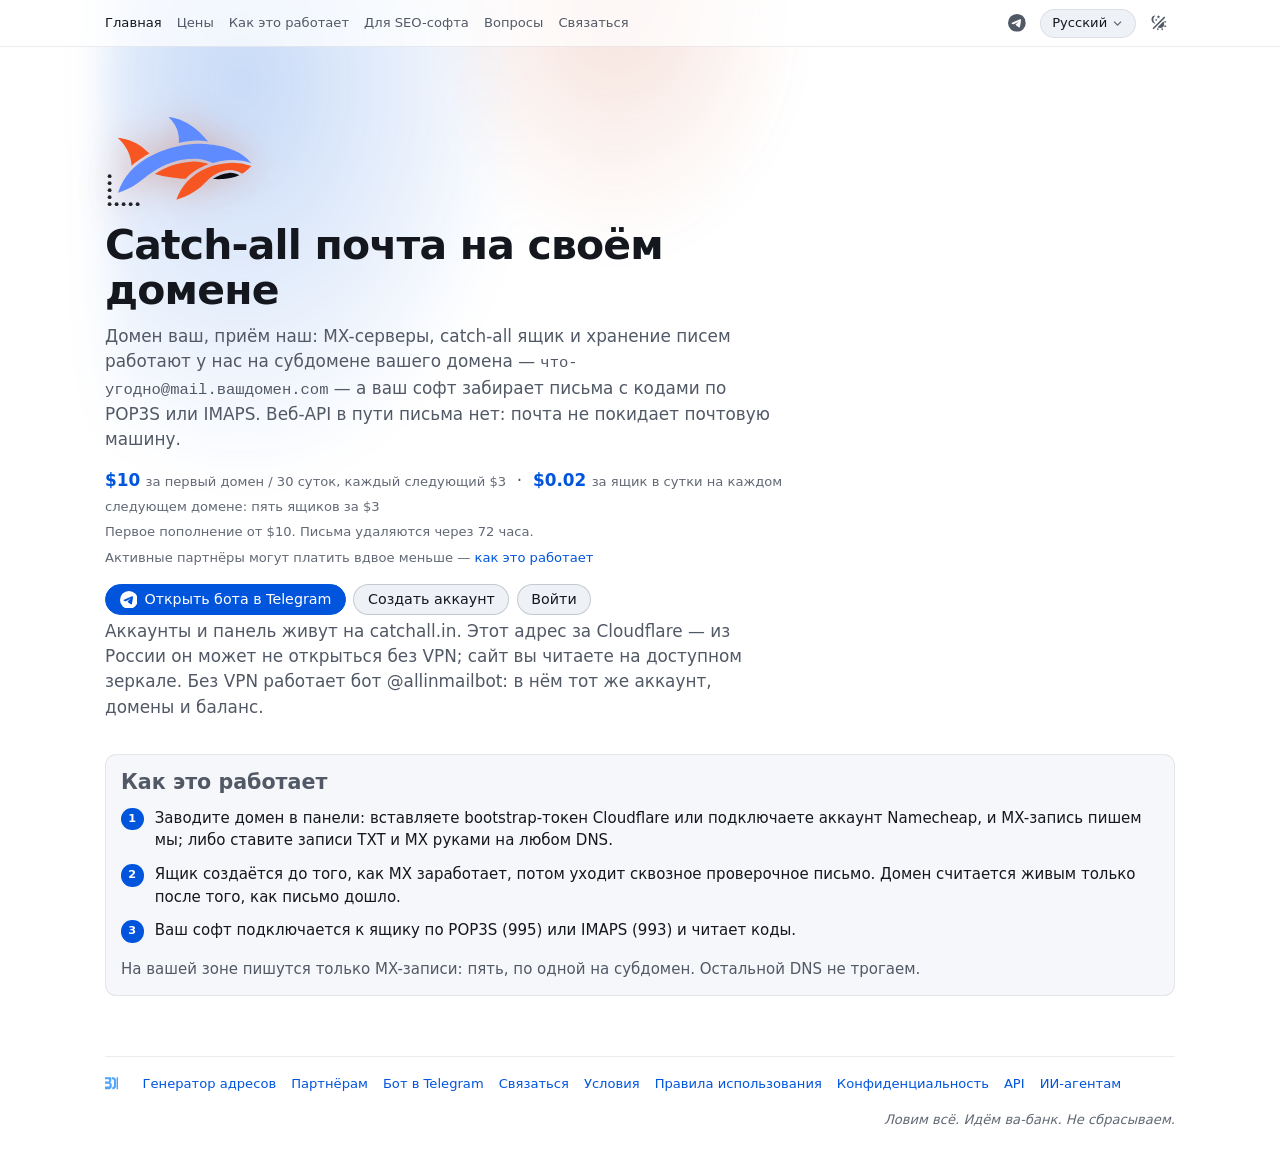
<file: index.html>
<!doctype html>
<html lang="ru">
<head>
  <meta charset="utf-8">
  <meta name="viewport" content="width=device-width, initial-scale=1">
  <title>Catch-all почта на своём домене для регистраций — Catchall</title>
  <meta name="description" content="Как одноразовая почта, только на вашем домене: любой адрес на субдомене попадает в ящик, софт забирает коды по POP3S. От $0.02 за ящик в сутки.">
  <link rel="canonical" href="https://ru.catchall.in/">
  <link rel="alternate" hreflang="x-default" href="https://catchall.in/">
  <link rel="alternate" hreflang="en" href="https://catchall.in/">
  <link rel="alternate" hreflang="ru" href="https://ru.catchall.in/">
  <link rel="alternate" hreflang="es" href="https://catchall.in/es">
  <link rel="alternate" hreflang="pt-BR" href="https://catchall.in/pt">
  <link rel="alternate" hreflang="tr" href="https://catchall.in/tr">
  <link rel="alternate" hreflang="sr-Latn" href="https://catchall.in/sr">
  <meta property="og:site_name" content="Catchall">
  <meta property="og:locale" content="ru_RU">
  <meta property="og:type" content="website">
  <meta property="og:url" content="https://ru.catchall.in/">
  <meta property="og:title" content="Catch-all почта на своём домене для регистраций — Catchall">
  <meta property="og:description" content="Catch-all ящик на субдомене вашего домена, забор по POP3S/IMAPS. От $0.02 за ящик в сутки.">
  <meta property="og:image" content="https://ru.catchall.in/og/ru/home.png">
  <meta property="og:image:width" content="1200">
  <meta property="og:image:height" content="630">
  <meta name="twitter:card" content="summary_large_image">
  <link rel="icon" href="/favicon.svg" type="image/svg+xml">
  <link rel="icon" href="/favicon.ico" sizes="16x16 32x32 48x48">
  <link rel="apple-touch-icon" href="/apple-touch-icon.png">
  <meta name="theme-color" content="#0B0D12">
  <meta http-equiv="Content-Security-Policy" content="default-src 'self'; script-src 'self' 'sha256-zYDd12iFR72ogcPaOUfgF4iAfon8//iLSy+WFwXr9v0='; style-src 'self'; img-src 'self' data:; connect-src 'self'; form-action 'none'; base-uri 'none'">
  <script>try{var t=localStorage.getItem("theme");if(t==="dark"||t==="light")document.documentElement.setAttribute("data-theme",t)}catch(e){}</script>
  <link rel="stylesheet" href="/assets/boot-CYarIK4i.css">
  <script type="application/ld+json">[
{"@context":"https://schema.org","@type":"Organization","@id":"https://ru.catchall.in/#org","name":"Catchall","legalName":"301ST Ltd","url":"https://ru.catchall.in","logo":"https://ru.catchall.in/apple-touch-icon.png","address":{"@type":"PostalAddress","addressLocality":"London","addressCountry":"GB"}},
{"@context":"https://schema.org","@type":"WebSite","@id":"https://ru.catchall.in/#site","name":"Catchall","url":"https://ru.catchall.in","inLanguage":"ru","publisher":{"@id":"https://ru.catchall.in/#org"}},
{"@context":"https://schema.org","@type":"Product","name":"Catchall","description":"Как одноразовая почта, только на вашем домене: любой адрес на субдомене попадает в ящик, софт забирает коды по POP3S. От $0.02 за ящик в сутки.","brand":{"@id":"https://ru.catchall.in/#org"},"offers":{"@type":"Offer","price":"10.00","priceCurrency":"USD","availability":"https://schema.org/InStock","url":"https://ru.catchall.in/"}}
]</script>
</head>
<body>
  <header class="site-header">
      <div class="site-header__inner">
        
        <button type="button" class="btn-icon burger-button" data-mobile-menu-toggle data-icon="mono/menu" aria-expanded="false" aria-label="Меню"></button>
        <nav class="primary-nav" aria-label="Catchall"><a href="/" aria-current="page">Главная</a><a href="/pricing/">Цены</a><a href="/how-it-works/">Как это работает</a><a href="/for-seo-tools/">Для SEO-софта</a><a href="/faq/">Вопросы</a><a href="/contact/">Связаться</a></nav>
        <div class="header-actions">
          
          <a class="btn-icon" href="https://t.me/allinmailbot" rel="noopener" data-icon="mono/telegram" aria-label="Catchall в Telegram" title="Catchall в Telegram"></a>
          <div class="dropdown lang-switcher" data-dropdown>
          <button type="button" class="btn-chip dropdown__trigger" aria-expanded="false" aria-label="Язык">
            <span class="btn-chip__label" lang="ru">Русский</span>
            <span class="btn-chip__chevron icon" data-icon="mono/chevron-down"></span>
          </button>
          <div class="dropdown__menu"><a class="lang-switcher__item" href="https://catchall.in/" hreflang="en" lang="en">English</a><a class="lang-switcher__item is-active" href="/" hreflang="ru" lang="ru" aria-current="true">Русский</a><a class="lang-switcher__item" href="https://catchall.in/es" hreflang="es" lang="es">Español</a><a class="lang-switcher__item" href="https://catchall.in/pt" hreflang="pt-BR" lang="pt-BR">Português</a><a class="lang-switcher__item" href="https://catchall.in/tr" hreflang="tr" lang="tr">Türkçe</a><a class="lang-switcher__item" href="https://catchall.in/sr" hreflang="sr-Latn" lang="sr-Latn">Srpski</a></div>
        </div>
          <button type="button" class="btn-icon" data-theme-toggle data-icon="mono/sun" data-label-light="Переключить на светлую тему" data-label-dark="Переключить на тёмную тему" aria-label="Переключить на тёмную тему"></button>
        </div>
      </div>
    </header>

  <div class="container">
    <main>
    <section class="hero">
      <span class="icon hero__mark" data-icon="brand/logo" role="img" aria-label="Catchall"></span>
      <h1>Catch-all почта на своём домене</h1>
      <p>Домен ваш, приём наш: MX-серверы, catch-all ящик и хранение писем работают у нас на субдомене вашего домена — <code>что-угодно@mail.вашдомен.com</code> — а ваш софт забирает письма с кодами по POP3S или IMAPS. Веб-API в пути письма нет: почта не покидает почтовую машину.</p>
      <p class="price"><b>$10</b> <small>за первый домен / 30 суток, каждый следующий $3</small> &nbsp;·&nbsp; <b>$0.02</b> <small>за ящик в сутки на каждом следующем домене: пять ящиков за $3</small><br>
        <small>Первое пополнение от $10. Письма удаляются через 72 часа.</small><br>
        <small>Активные партнёры могут платить вдвое меньше — <a href="/partners/">как это работает</a></small></p>
      <div class="actions" data-cta data-open-panel="Открыть панель" data-panel-href="https://catchall.in/domains">
        <a class="btn btn--primary" href="https://t.me/allinmailbot" rel="noopener"><span class="icon" data-icon="mono/telegram"></span>Открыть бота в Telegram</a>
        <a class="btn" href="https://catchall.in/#register">Создать аккаунт</a>
        <a class="btn" href="https://catchall.in/#login">Войти</a>
      </div>
      <p class="field__hint">Аккаунты и панель живут на catchall.in. Этот адрес за Cloudflare — из России он может не открыться без VPN; сайт вы читаете на доступном зеркале. Без VPN работает бот @allinmailbot: в нём тот же аккаунт, домены и баланс.</p>
    </section>

    <div class="landing" data-landing>

    <section class="card card--muted how">
      <h2>Как это работает</h2>
      <ol class="step-list">
        <li class="step-item"><span class="step-number">1</span><span class="step-text">Заводите домен в панели: вставляете bootstrap-токен Cloudflare или подключаете аккаунт Namecheap, и MX-запись пишем мы; либо ставите записи TXT и MX руками на любом DNS.</span></li>
        <li class="step-item"><span class="step-number">2</span><span class="step-text">Ящик создаётся до того, как MX заработает, потом уходит сквозное проверочное письмо. Домен считается живым только после того, как письмо дошло.</span></li>
        <li class="step-item"><span class="step-number">3</span><span class="step-text">Ваш софт подключается к ящику по POP3S (995) или IMAPS (993) и читает коды.</span></li>
      </ol>
      <p>На вашей зоне пишутся только MX-записи: пять, по одной на субдомен. Остальной DNS не трогаем.</p>
    </section>
    </div>

    </main>
<footer class="foot"><a class="foot__brand" href="https://301.st" rel="noopener" aria-label="301ST Ltd, Лондон" title="301ST Ltd, Лондон"><span class="icon" data-icon="brand/301" aria-hidden="true"></span></a><a href="/catchall-generator/">Генератор адресов</a><a href="/partners/">Партнёрам</a><a href="/telegram/">Бот в Telegram</a><a href="/contact/">Связаться</a><a href="/terms/">Условия</a><a href="/aup/">Правила использования</a><a href="/privacy/">Конфиденциальность</a><a href="https://catchall.in/api" hreflang="en" lang="en">API</a><a href="https://catchall.in/agents" hreflang="en" lang="en">ИИ-агентам</a><span class="foot__tag">Ловим всё. Идём ва-банк. Не сбрасываем.</span></footer>
  </div>
  <script type="module" src="/assets/site-DCzYrq2o.js"></script>
</body>
</html>
</file>
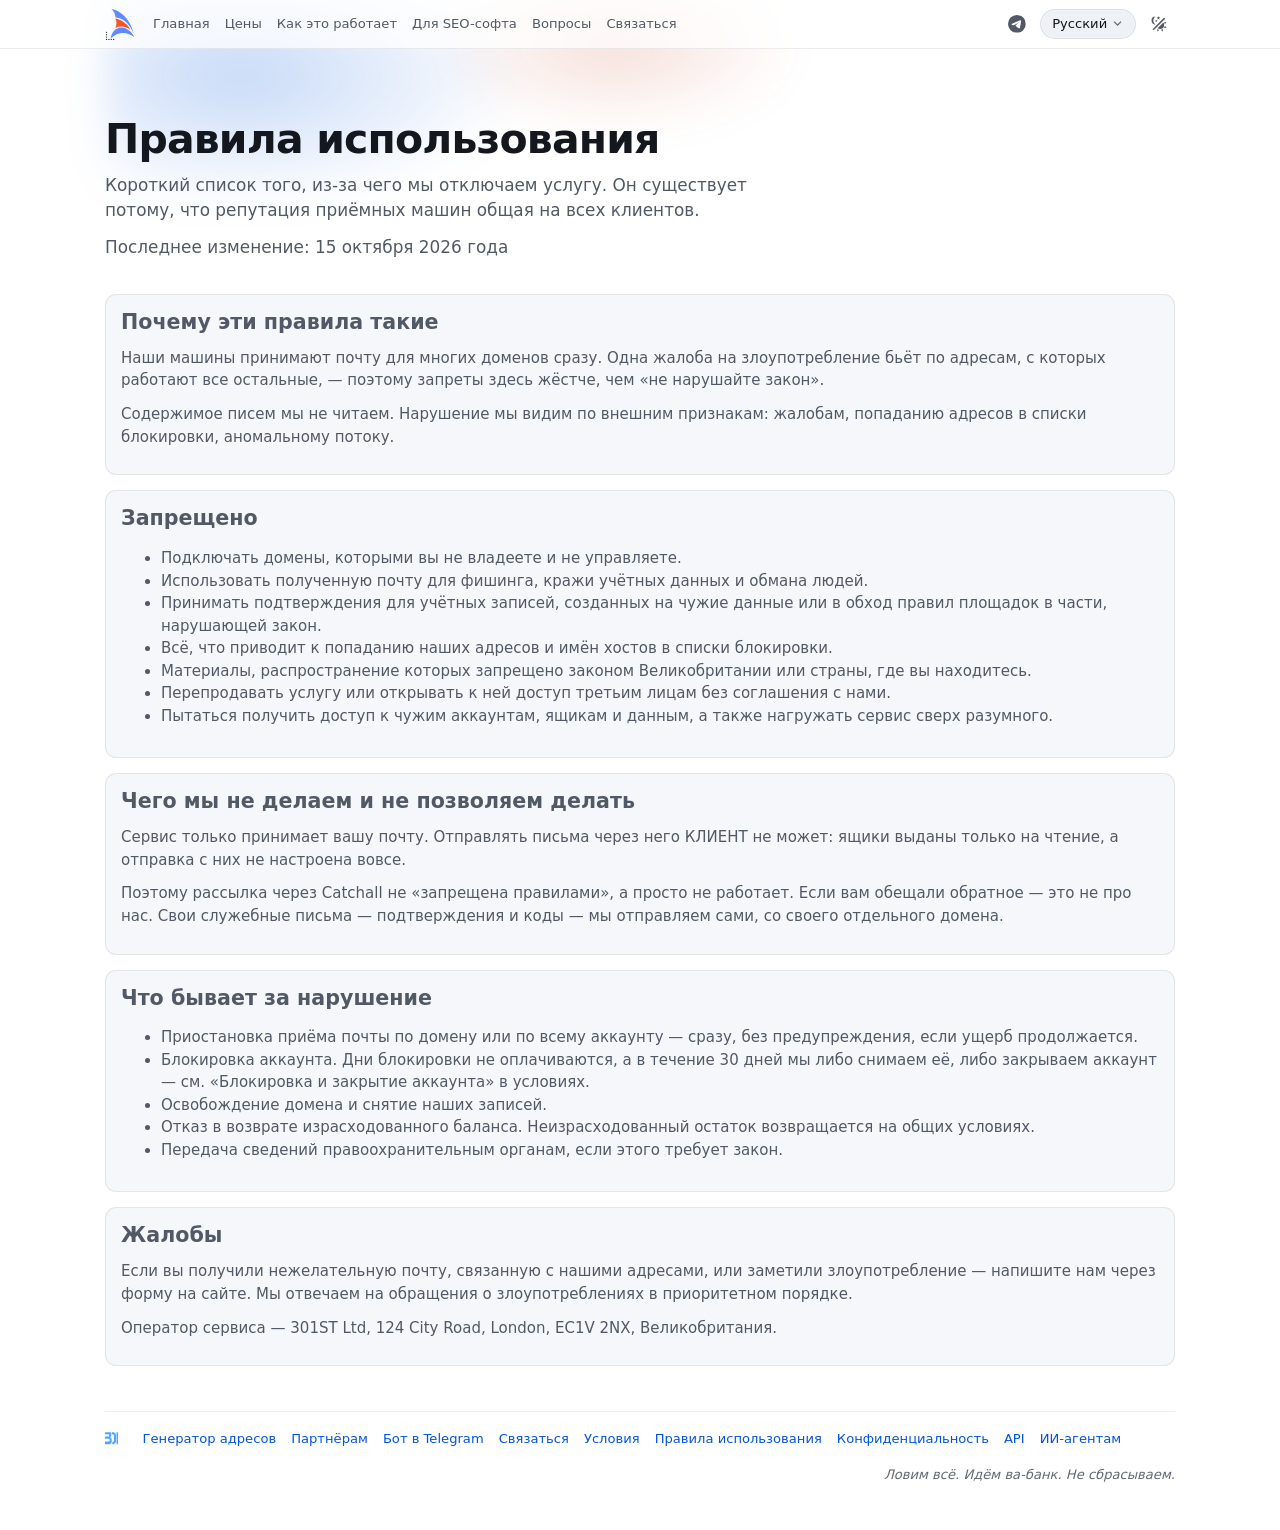
<file: aup/index.html>
<!doctype html>
<html lang="ru">
<head>
  <meta charset="utf-8">
  <meta name="viewport" content="width=device-width, initial-scale=1">
  <title>Правила использования — Catchall</title>
  <meta name="description" content="Что запрещено в Catchall: чужие домены, фишинг и всё, за что почтовые службы вносят наши адреса в списки блокировки. Последствия нарушения и куда жаловаться.">
  <link rel="canonical" href="https://ru.catchall.in/aup/">
  <link rel="alternate" hreflang="x-default" href="https://catchall.in/aup">
  <link rel="alternate" hreflang="en" href="https://catchall.in/aup">
  <link rel="alternate" hreflang="ru" href="https://ru.catchall.in/aup/">
  <meta property="og:site_name" content="Catchall">
  <meta property="og:locale" content="ru_RU">
  <meta property="og:type" content="website">
  <meta property="og:url" content="https://ru.catchall.in/aup/">
  <meta property="og:title" content="Правила использования — Catchall">
  <meta property="og:description" content="Что запрещено в Catchall: чужие домены, фишинг и всё, за что почтовые службы вносят наши адреса в списки блокировки. Последствия нарушения и куда жаловаться.">
  <meta property="og:image" content="https://ru.catchall.in/og/ru/aup.png">
  <meta property="og:image:width" content="1200">
  <meta property="og:image:height" content="630">
  <meta name="twitter:card" content="summary_large_image">
  <link rel="icon" href="/favicon.svg" type="image/svg+xml">
  <link rel="icon" href="/favicon.ico" sizes="16x16 32x32 48x48">
  <link rel="apple-touch-icon" href="/apple-touch-icon.png">
  <meta name="theme-color" content="#0B0D12">
  <meta http-equiv="Content-Security-Policy" content="default-src 'self'; script-src 'self' 'sha256-zYDd12iFR72ogcPaOUfgF4iAfon8//iLSy+WFwXr9v0='; style-src 'self'; img-src 'self' data:; connect-src 'self'; form-action 'none'; base-uri 'none'">
  <script>try{var t=localStorage.getItem("theme");if(t==="dark"||t==="light")document.documentElement.setAttribute("data-theme",t)}catch(e){}</script>
  <link rel="stylesheet" href="/assets/boot-CYarIK4i.css">
  <script type="application/ld+json">[
{"@context":"https://schema.org","@type":"Organization","@id":"https://ru.catchall.in/#org","name":"Catchall","legalName":"301ST Ltd","url":"https://ru.catchall.in","logo":"https://ru.catchall.in/apple-touch-icon.png","address":{"@type":"PostalAddress","addressLocality":"London","addressCountry":"GB"}},
{"@context":"https://schema.org","@type":"WebSite","@id":"https://ru.catchall.in/#site","name":"Catchall","url":"https://ru.catchall.in","inLanguage":"ru","publisher":{"@id":"https://ru.catchall.in/#org"}}
]</script>
</head>
<body>
  <header class="site-header">
      <div class="site-header__inner">
        <a class="brand" href="/" aria-label="Catchall"><span class="icon" data-icon="brand/logo-mark"></span></a>
        <button type="button" class="btn-icon burger-button" data-mobile-menu-toggle data-icon="mono/menu" aria-expanded="false" aria-label="Меню"></button>
        <nav class="primary-nav" aria-label="Catchall"><a href="/">Главная</a><a href="/pricing/">Цены</a><a href="/how-it-works/">Как это работает</a><a href="/for-seo-tools/">Для SEO-софта</a><a href="/faq/">Вопросы</a><a href="/contact/">Связаться</a></nav>
        <div class="header-actions">
          
          <a class="btn-icon" href="https://t.me/allinmailbot" rel="noopener" data-icon="mono/telegram" aria-label="Catchall в Telegram" title="Catchall в Telegram"></a>
          <div class="dropdown lang-switcher" data-dropdown>
          <button type="button" class="btn-chip dropdown__trigger" aria-expanded="false" aria-label="Язык">
            <span class="btn-chip__label" lang="ru">Русский</span>
            <span class="btn-chip__chevron icon" data-icon="mono/chevron-down"></span>
          </button>
          <div class="dropdown__menu"><a class="lang-switcher__item" href="https://catchall.in/aup" hreflang="en" lang="en">English</a><a class="lang-switcher__item is-active" href="/aup/" hreflang="ru" lang="ru" aria-current="true">Русский</a></div>
        </div>
          <button type="button" class="btn-icon" data-theme-toggle data-icon="mono/sun" data-label-light="Переключить на светлую тему" data-label-dark="Переключить на тёмную тему" aria-label="Переключить на тёмную тему"></button>
        </div>
      </div>
    </header>

  <div class="container">
    <main>
    <section class="hero">
      <h1>Правила использования</h1>
      <p>Короткий список того, из-за чего мы отключаем услугу. Он существует потому, что репутация приёмных машин общая на всех клиентов.</p>
      <p class="field__hint">Последнее изменение: 15 октября 2026 года</p>
    </section>
    <section class="card card--muted">
      <h2>Почему эти правила такие</h2>
      <p>Наши машины принимают почту для многих доменов сразу. Одна жалоба на злоупотребление бьёт по адресам, с которых работают все остальные, — поэтому запреты здесь жёстче, чем «не нарушайте закон».</p>
      <p>Содержимое писем мы не читаем. Нарушение мы видим по внешним признакам: жалобам, попаданию адресов в списки блокировки, аномальному потоку.</p>
    </section>
    <section class="card card--muted">
      <h2>Запрещено</h2>
      <ul>
        <li>Подключать домены, которыми вы не владеете и не управляете.</li>
        <li>Использовать полученную почту для фишинга, кражи учётных данных и обмана людей.</li>
        <li>Принимать подтверждения для учётных записей, созданных на чужие данные или в обход правил площадок в части, нарушающей закон.</li>
        <li>Всё, что приводит к попаданию наших адресов и имён хостов в списки блокировки.</li>
        <li>Материалы, распространение которых запрещено законом Великобритании или страны, где вы находитесь.</li>
        <li>Перепродавать услугу или открывать к ней доступ третьим лицам без соглашения с нами.</li>
        <li>Пытаться получить доступ к чужим аккаунтам, ящикам и данным, а также нагружать сервис сверх разумного.</li>
      </ul>
    </section>
    <section class="card card--muted">
      <h2>Чего мы не делаем и не позволяем делать</h2>
      <p>Сервис только принимает вашу почту. Отправлять письма через него КЛИЕНТ не может: ящики выданы только на чтение, а отправка с них не настроена вовсе.</p>
      <p>Поэтому рассылка через Catchall не «запрещена правилами», а просто не работает. Если вам обещали обратное — это не про нас. Свои служебные письма — подтверждения и коды — мы отправляем сами, со своего отдельного домена.</p>
    </section>
    <section class="card card--muted">
      <h2>Что бывает за нарушение</h2>
      <ul>
        <li>Приостановка приёма почты по домену или по всему аккаунту — сразу, без предупреждения, если ущерб продолжается.</li>
        <li>Блокировка аккаунта. Дни блокировки не оплачиваются, а в течение 30 дней мы либо снимаем её, либо закрываем аккаунт — см. «Блокировка и закрытие аккаунта» в условиях.</li>
        <li>Освобождение домена и снятие наших записей.</li>
        <li>Отказ в возврате израсходованного баланса. Неизрасходованный остаток возвращается на общих условиях.</li>
        <li>Передача сведений правоохранительным органам, если этого требует закон.</li>
      </ul>
    </section>
    <section class="card card--muted">
      <h2>Жалобы</h2>
      <p>Если вы получили нежелательную почту, связанную с нашими адресами, или заметили злоупотребление — напишите нам через форму на сайте. Мы отвечаем на обращения о злоупотреблениях в приоритетном порядке.</p>
      <p>Оператор сервиса — 301ST Ltd, 124 City Road, London, EC1V 2NX, Великобритания.</p>
    </section>

    </main>
<footer class="foot"><a class="foot__brand" href="https://301.st" rel="noopener" aria-label="301ST Ltd, Лондон" title="301ST Ltd, Лондон"><span class="icon" data-icon="brand/301" aria-hidden="true"></span></a><a href="/catchall-generator/">Генератор адресов</a><a href="/partners/">Партнёрам</a><a href="/telegram/">Бот в Telegram</a><a href="/contact/">Связаться</a><a href="/terms/">Условия</a><a href="/aup/">Правила использования</a><a href="/privacy/">Конфиденциальность</a><a href="https://catchall.in/api" hreflang="en" lang="en">API</a><a href="https://catchall.in/agents" hreflang="en" lang="en">ИИ-агентам</a><span class="foot__tag">Ловим всё. Идём ва-банк. Не сбрасываем.</span></footer>
  </div>
  <script type="module" src="/assets/site-DCzYrq2o.js"></script>
</body>
</html>
</file>
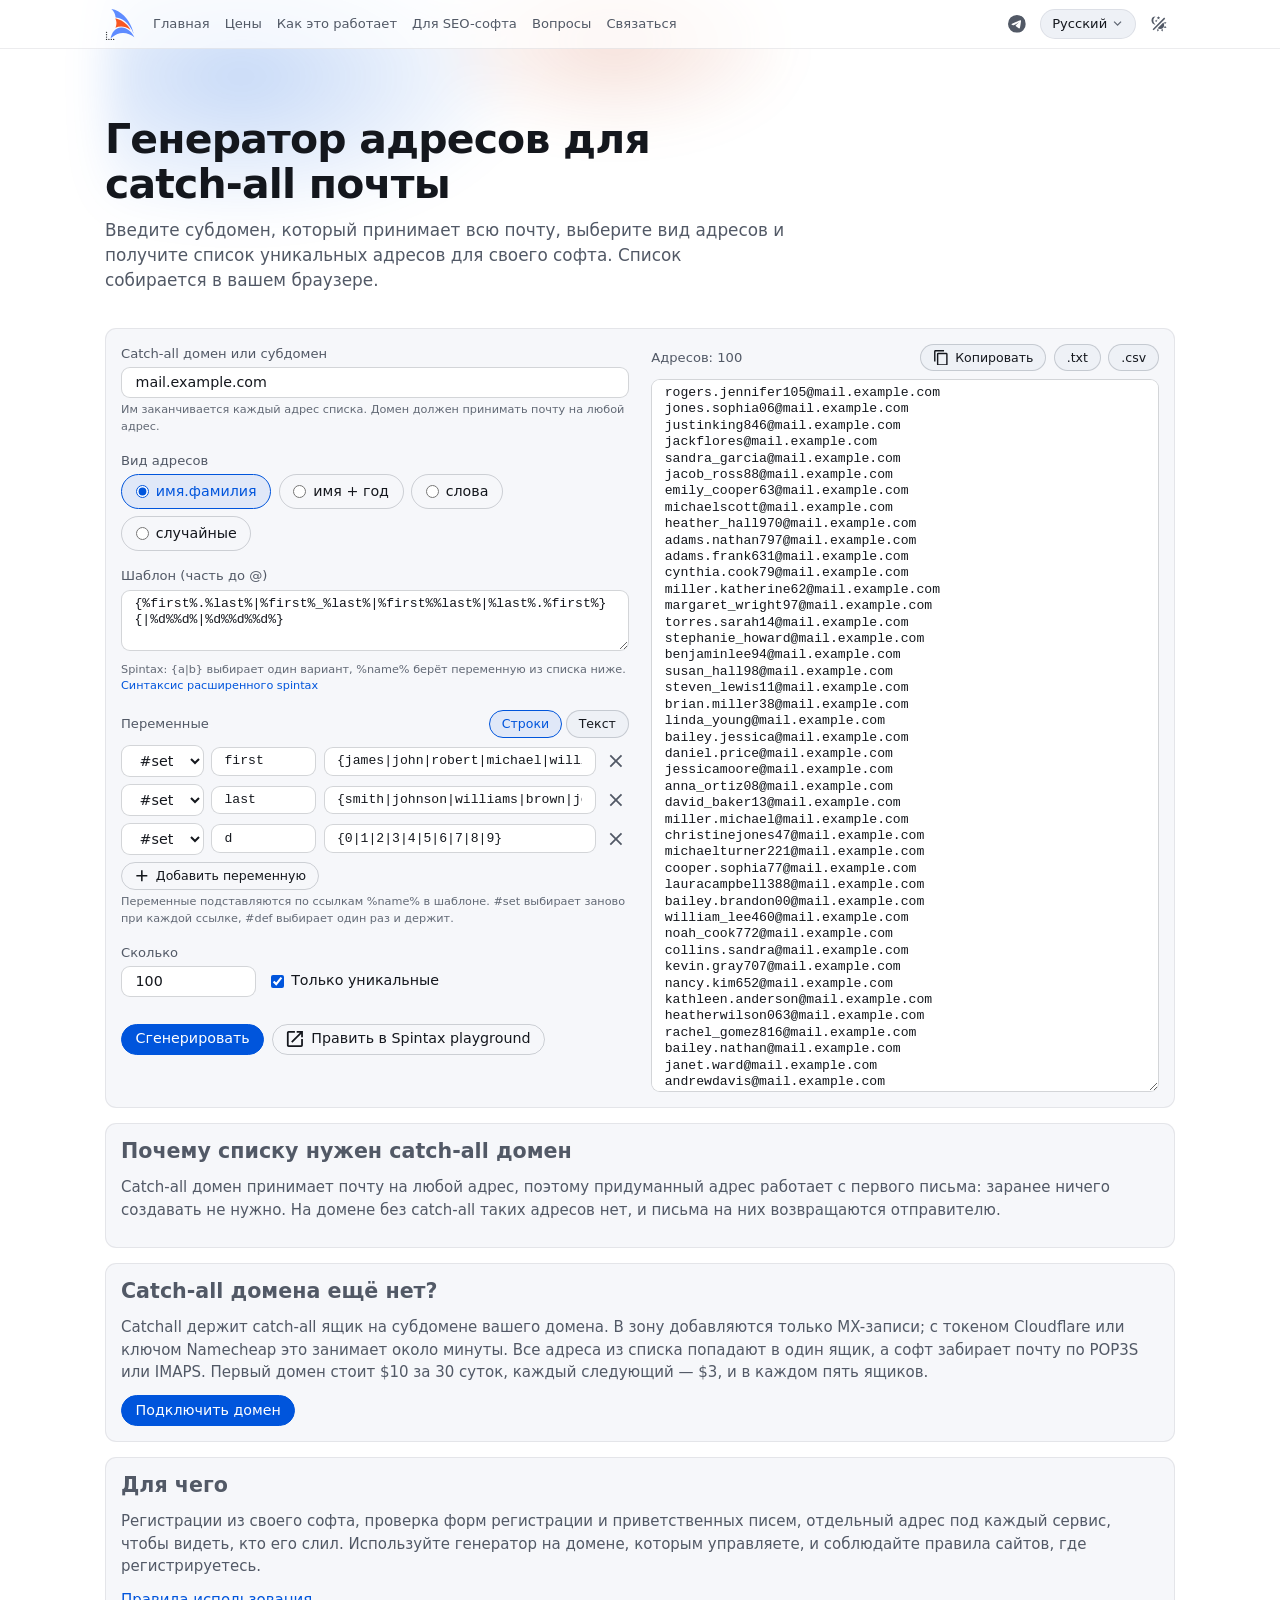
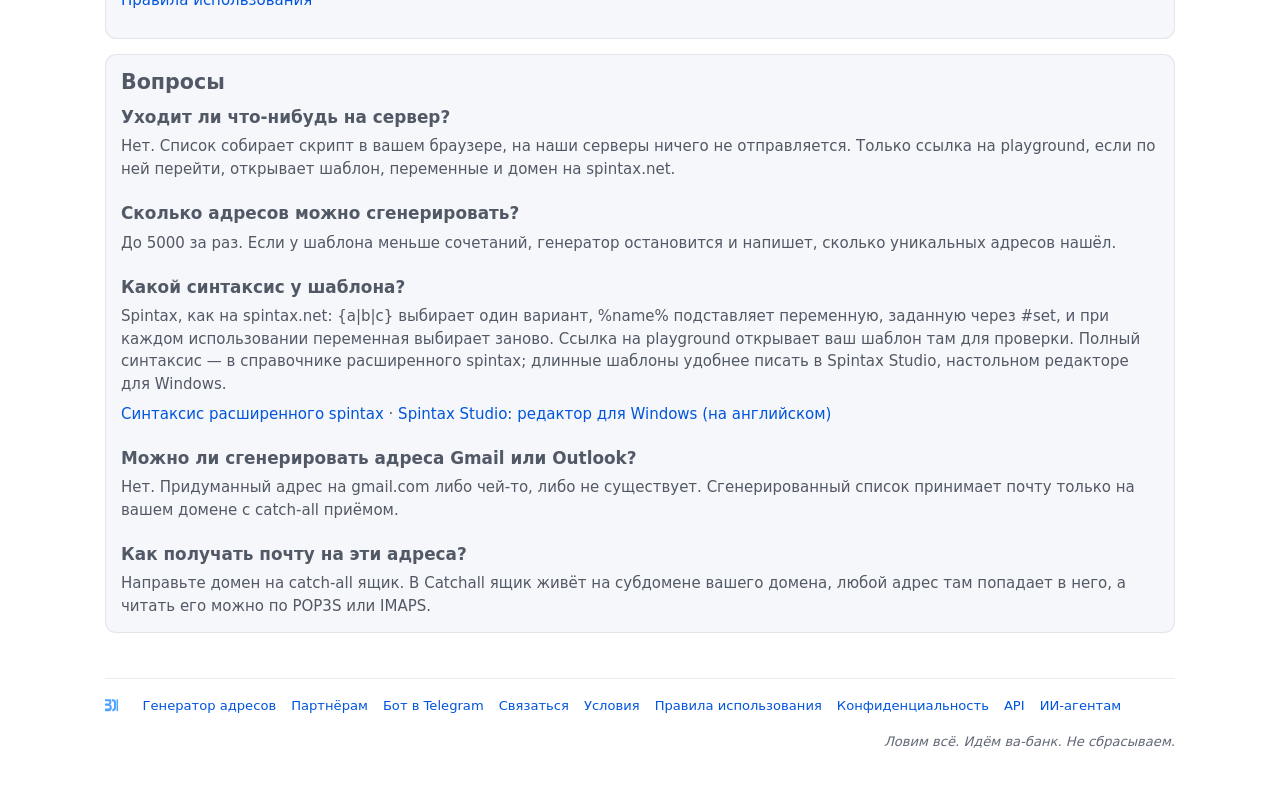
<file: catchall-generator/index.html>
<!doctype html>
<html lang="ru">
<head>
  <meta charset="utf-8">
  <meta name="viewport" content="width=device-width, initial-scale=1">
  <title>Генератор почты на catch-all домене: список адресов</title>
  <meta name="description" content="Бесплатный генератор email-адресов для catch-all домена: до 5000 уникальных адресов по шаблону. Скопируйте список или скачайте TXT и CSV.">
  <link rel="canonical" href="https://ru.catchall.in/catchall-generator/">
  <link rel="alternate" hreflang="x-default" href="https://catchall.in/catchall-generator">
  <link rel="alternate" hreflang="en" href="https://catchall.in/catchall-generator">
  <link rel="alternate" hreflang="ru" href="https://ru.catchall.in/catchall-generator/">
  <link rel="alternate" hreflang="es" href="https://catchall.in/es/catchall-generator">
  <link rel="alternate" hreflang="pt-BR" href="https://catchall.in/pt/catchall-generator">
  <link rel="alternate" hreflang="tr" href="https://catchall.in/tr/catchall-generator">
  <link rel="alternate" hreflang="sr-Latn" href="https://catchall.in/sr/catchall-generator">
  <meta property="og:site_name" content="Catchall">
  <meta property="og:locale" content="ru_RU">
  <meta property="og:type" content="website">
  <meta property="og:url" content="https://ru.catchall.in/catchall-generator/">
  <meta property="og:title" content="Генератор почты на catch-all домене: список адресов">
  <meta property="og:description" content="Бесплатный генератор email-адресов для catch-all домена: до 5000 уникальных адресов по шаблону. Скопируйте список или скачайте TXT и CSV.">
  <meta property="og:image" content="https://ru.catchall.in/og/ru/catchall-generator.png">
  <meta property="og:image:width" content="1200">
  <meta property="og:image:height" content="630">
  <meta name="twitter:card" content="summary_large_image">
  <link rel="icon" href="/favicon.svg" type="image/svg+xml">
  <link rel="icon" href="/favicon.ico" sizes="16x16 32x32 48x48">
  <link rel="apple-touch-icon" href="/apple-touch-icon.png">
  <meta name="theme-color" content="#0B0D12">
  <meta http-equiv="Content-Security-Policy" content="default-src 'self'; script-src 'self' 'sha256-zYDd12iFR72ogcPaOUfgF4iAfon8//iLSy+WFwXr9v0='; style-src 'self'; img-src 'self' data:; connect-src 'self'; form-action 'none'; base-uri 'none'">
  <script>try{var t=localStorage.getItem("theme");if(t==="dark"||t==="light")document.documentElement.setAttribute("data-theme",t)}catch(e){}</script>
  <link rel="stylesheet" href="/assets/boot-CYarIK4i.css">
  <script type="application/ld+json">[
{"@context":"https://schema.org","@type":"Organization","@id":"https://ru.catchall.in/#org","name":"Catchall","legalName":"301ST Ltd","url":"https://ru.catchall.in","logo":"https://ru.catchall.in/apple-touch-icon.png","address":{"@type":"PostalAddress","addressLocality":"London","addressCountry":"GB"}},
{"@context":"https://schema.org","@type":"WebSite","@id":"https://ru.catchall.in/#site","name":"Catchall","url":"https://ru.catchall.in","inLanguage":"ru","publisher":{"@id":"https://ru.catchall.in/#org"}},
{"@context":"https://schema.org","@type":"WebApplication","name":"Генератор адресов для catch-all почты","url":"https://ru.catchall.in/catchall-generator/","applicationCategory":"UtilitiesApplication","operatingSystem":"Any","browserRequirements":"Requires JavaScript","inLanguage":"ru","isAccessibleForFree":true,"offers":{"@type":"Offer","price":"0","priceCurrency":"USD"},"publisher":{"@id":"https://ru.catchall.in/#org"}},
{"@context":"https://schema.org","@type":"FAQPage","mainEntity":[{"@type":"Question","name":"Уходит ли что-нибудь на сервер?","acceptedAnswer":{"@type":"Answer","text":"Нет. Список собирает скрипт в вашем браузере, на наши серверы ничего не отправляется. Только ссылка на playground, если по ней перейти, открывает шаблон, переменные и домен на spintax.net."}},{"@type":"Question","name":"Сколько адресов можно сгенерировать?","acceptedAnswer":{"@type":"Answer","text":"До 5000 за раз. Если у шаблона меньше сочетаний, генератор остановится и напишет, сколько уникальных адресов нашёл."}},{"@type":"Question","name":"Какой синтаксис у шаблона?","acceptedAnswer":{"@type":"Answer","text":"Spintax, как на spintax.net: {a|b|c} выбирает один вариант, %name% подставляет переменную, заданную через #set, и при каждом использовании переменная выбирает заново. Ссылка на playground открывает ваш шаблон там для проверки. Полный синтаксис — в справочнике расширенного spintax; длинные шаблоны удобнее писать в Spintax Studio, настольном редакторе для Windows."}},{"@type":"Question","name":"Можно ли сгенерировать адреса Gmail или Outlook?","acceptedAnswer":{"@type":"Answer","text":"Нет. Придуманный адрес на gmail.com либо чей-то, либо не существует. Сгенерированный список принимает почту только на вашем домене с catch-all приёмом."}},{"@type":"Question","name":"Как получать почту на эти адреса?","acceptedAnswer":{"@type":"Answer","text":"Направьте домен на catch-all ящик. В Catchall ящик живёт на субдомене вашего домена, любой адрес там попадает в него, а читать его можно по POP3S или IMAPS."}}]}
]</script>
</head>
<body>
  <header class="site-header">
      <div class="site-header__inner">
        <a class="brand" href="/" aria-label="Catchall"><span class="icon" data-icon="brand/logo-mark"></span></a>
        <button type="button" class="btn-icon burger-button" data-mobile-menu-toggle data-icon="mono/menu" aria-expanded="false" aria-label="Меню"></button>
        <nav class="primary-nav" aria-label="Catchall"><a href="/">Главная</a><a href="/pricing/">Цены</a><a href="/how-it-works/">Как это работает</a><a href="/for-seo-tools/">Для SEO-софта</a><a href="/faq/">Вопросы</a><a href="/contact/">Связаться</a></nav>
        <div class="header-actions">
          
          <a class="btn-icon" href="https://t.me/allinmailbot" rel="noopener" data-icon="mono/telegram" aria-label="Catchall в Telegram" title="Catchall в Telegram"></a>
          <div class="dropdown lang-switcher" data-dropdown>
          <button type="button" class="btn-chip dropdown__trigger" aria-expanded="false" aria-label="Язык">
            <span class="btn-chip__label" lang="ru">Русский</span>
            <span class="btn-chip__chevron icon" data-icon="mono/chevron-down"></span>
          </button>
          <div class="dropdown__menu"><a class="lang-switcher__item" href="https://catchall.in/catchall-generator" hreflang="en" lang="en">English</a><a class="lang-switcher__item is-active" href="/catchall-generator/" hreflang="ru" lang="ru" aria-current="true">Русский</a><a class="lang-switcher__item" href="https://catchall.in/es/catchall-generator" hreflang="es" lang="es">Español</a><a class="lang-switcher__item" href="https://catchall.in/pt/catchall-generator" hreflang="pt-BR" lang="pt-BR">Português</a><a class="lang-switcher__item" href="https://catchall.in/tr/catchall-generator" hreflang="tr" lang="tr">Türkçe</a><a class="lang-switcher__item" href="https://catchall.in/sr/catchall-generator" hreflang="sr-Latn" lang="sr-Latn">Srpski</a></div>
        </div>
          <button type="button" class="btn-icon" data-theme-toggle data-icon="mono/sun" data-label-light="Переключить на светлую тему" data-label-dark="Переключить на тёмную тему" aria-label="Переключить на тёмную тему"></button>
        </div>
      </div>
    </header>

  <div class="container">
    <main>
    <section class="hero">
      <h1>Генератор адресов для catch-all почты</h1>
      <p>Введите субдомен, который принимает всю почту, выберите вид адресов и получите список уникальных адресов для своего софта. Список собирается в вашем браузере.</p>
    </section>
    <section class="card" id="gen" data-strings="{&quot;total&quot;:&quot;Адресов: {n}&quot;,&quot;rejected&quot;:&quot;Пропущено строк: {n}. До @ допустимы только a-z, 0-9 и . _ + -, не длиннее 64 символов.&quot;,&quot;exhausted&quot;:&quot;Найдено уникальных адресов до предела попыток: {n}. Добавьте варианты или переменные либо сгенерируйте ещё раз.&quot;,&quot;hostErr&quot;:&quot;Введите имя домена, например mail.example.com.&quot;,&quot;tplErr&quot;:&quot;Ошибка в шаблоне: {msg} (строка {line}).&quot;,&quot;varsErr&quot;:&quot;Ошибка в переменных: {msg} (строка {line}).&quot;,&quot;rawOnly&quot;:&quot;В тексте есть строки, которых нет в редакторе строк, например «{line}». Правьте их в режиме «Текст» или сначала удалите.&quot;,&quot;copied&quot;:&quot;Скопировано&quot;,&quot;copyFailed&quot;:&quot;Не скопировалось: выделите список и скопируйте вручную.&quot;}">
      <div class="gen__grid">
        <div class="gen__input">
          <div class="field" id="gen-host-field">
            <label for="gen-host">Catch-all домен или субдомен</label>
            <input id="gen-host" type="text" inputmode="url" autocomplete="off" autocapitalize="off" spellcheck="false" value="mail.example.com">
            <p class="field__hint">Им заканчивается каждый адрес списка. Домен должен принимать почту на любой адрес.</p>
          </div>
          <div class="field">
            <span class="field__label" id="gen-preset-label">Вид адресов</span>
            <div class="radios" role="radiogroup" aria-labelledby="gen-preset-label"><label><input type="radio" name="gen-preset" value="names" checked> имя.фамилия</label><label><input type="radio" name="gen-preset" value="year"> имя + год</label><label><input type="radio" name="gen-preset" value="words"> слова</label><label><input type="radio" name="gen-preset" value="chars"> случайные</label></div>
          </div>
          <div class="field">
            <label for="gen-tpl">Шаблон (часть до @)</label>
            <textarea id="gen-tpl" rows="3" spellcheck="false">{%first%.%last%|%first%_%last%|%first%%last%|%last%.%first%}{|%d%%d%|%d%%d%%d%}</textarea>
            <p class="field__hint">Spintax: {a|b} выбирает один вариант, %name% берёт переменную из списка ниже. <a href="https://ru.spintax.net/docs/syntax/" target="_blank" rel="noopener">Синтаксис расширенного spintax</a></p>
          </div>
          <div class="field gen__vars">
            <div class="row row--between gen__vars-head">
              <span class="field__label" id="gen-vars-label">Переменные</span>
              <div class="gen__mode" role="group" aria-labelledby="gen-vars-label">
                <button type="button" class="btn btn--sm" id="gen-mode-rows" aria-pressed="true">Строки</button>
                <button type="button" class="btn btn--sm" id="gen-mode-raw" aria-pressed="false">Текст</button>
              </div>
            </div>
            <div id="gen-rows" class="gen__rows">
              <div class="gen__row">
                <select class="gen__dir" aria-label="Вид"><option value="set" selected>#set</option><option value="def">#def</option></select>
                <input class="gen__name" type="text" spellcheck="false" autocomplete="off" aria-label="Имя" placeholder="Имя" value="first">
                <input class="gen__value" type="text" spellcheck="false" autocomplete="off" aria-label="Значение" placeholder="{a|b|c}" value="{james|john|robert|michael|william|david|richard|joseph|thomas|charles|daniel|matthew|anthony|mark|steven|paul|andrew|joshua|kevin|brian|george|timothy|ryan|jacob|gary|nicholas|eric|jonathan|stephen|larry|justin|scott|brandon|benjamin|samuel|gregory|alexander|patrick|frank|jack|dennis|tyler|aaron|adam|nathan|henry|peter|zachary|kyle|noah|mary|patricia|jennifer|linda|elizabeth|barbara|susan|jessica|sarah|karen|lisa|nancy|betty|sandra|margaret|ashley|kimberly|emily|donna|michelle|carol|amanda|melissa|deborah|stephanie|rebecca|sharon|laura|cynthia|amy|kathleen|angela|anna|brenda|pamela|emma|nicole|helen|samantha|katherine|christine|rachel|carolyn|janet|maria|olivia|heather|julia|sophia|grace}">
                <button type="button" class="btn-icon btn-icon--sm gen__del" data-icon="mono/close" aria-label="Удалить переменную" title="Удалить переменную"></button>
              </div>
              <div class="gen__row">
                <select class="gen__dir" aria-label="Вид"><option value="set" selected>#set</option><option value="def">#def</option></select>
                <input class="gen__name" type="text" spellcheck="false" autocomplete="off" aria-label="Имя" placeholder="Имя" value="last">
                <input class="gen__value" type="text" spellcheck="false" autocomplete="off" aria-label="Значение" placeholder="{a|b|c}" value="{smith|johnson|williams|brown|jones|garcia|miller|davis|rodriguez|martinez|hernandez|lopez|gonzalez|wilson|anderson|thomas|taylor|moore|jackson|martin|lee|perez|thompson|white|harris|sanchez|clark|ramirez|lewis|robinson|walker|young|allen|king|wright|scott|torres|nguyen|hill|flores|green|adams|nelson|baker|hall|rivera|campbell|mitchell|carter|roberts|gomez|phillips|evans|turner|diaz|parker|cruz|edwards|collins|reyes|stewart|morris|morales|murphy|cook|rogers|gutierrez|ortiz|morgan|cooper|peterson|bailey|reed|kelly|howard|ramos|kim|cox|ward|richardson|watson|brooks|chavez|wood|james|bennett|gray|mendoza|ruiz|hughes|price|alvarez|castillo|sanders|patel|myers|long|ross|foster|jimenez}">
                <button type="button" class="btn-icon btn-icon--sm gen__del" data-icon="mono/close" aria-label="Удалить переменную" title="Удалить переменную"></button>
              </div>
              <div class="gen__row">
                <select class="gen__dir" aria-label="Вид"><option value="set" selected>#set</option><option value="def">#def</option></select>
                <input class="gen__name" type="text" spellcheck="false" autocomplete="off" aria-label="Имя" placeholder="Имя" value="d">
                <input class="gen__value" type="text" spellcheck="false" autocomplete="off" aria-label="Значение" placeholder="{a|b|c}" value="{0|1|2|3|4|5|6|7|8|9}">
                <button type="button" class="btn-icon btn-icon--sm gen__del" data-icon="mono/close" aria-label="Удалить переменную" title="Удалить переменную"></button>
              </div>
            </div>
            <button type="button" class="btn btn--sm btn--ghost" id="gen-add"><span class="icon" data-icon="mono/plus" aria-hidden="true"></span>Добавить переменную</button>
            <textarea id="gen-vars" rows="6" spellcheck="false" aria-labelledby="gen-vars-label" hidden>#set %first% = {james|john|robert|michael|william|david|richard|joseph|thomas|charles|daniel|matthew|anthony|mark|steven|paul|andrew|joshua|kevin|brian|george|timothy|ryan|jacob|gary|nicholas|eric|jonathan|stephen|larry|justin|scott|brandon|benjamin|samuel|gregory|alexander|patrick|frank|jack|dennis|tyler|aaron|adam|nathan|henry|peter|zachary|kyle|noah|mary|patricia|jennifer|linda|elizabeth|barbara|susan|jessica|sarah|karen|lisa|nancy|betty|sandra|margaret|ashley|kimberly|emily|donna|michelle|carol|amanda|melissa|deborah|stephanie|rebecca|sharon|laura|cynthia|amy|kathleen|angela|anna|brenda|pamela|emma|nicole|helen|samantha|katherine|christine|rachel|carolyn|janet|maria|olivia|heather|julia|sophia|grace}
#set %last% = {smith|johnson|williams|brown|jones|garcia|miller|davis|rodriguez|martinez|hernandez|lopez|gonzalez|wilson|anderson|thomas|taylor|moore|jackson|martin|lee|perez|thompson|white|harris|sanchez|clark|ramirez|lewis|robinson|walker|young|allen|king|wright|scott|torres|nguyen|hill|flores|green|adams|nelson|baker|hall|rivera|campbell|mitchell|carter|roberts|gomez|phillips|evans|turner|diaz|parker|cruz|edwards|collins|reyes|stewart|morris|morales|murphy|cook|rogers|gutierrez|ortiz|morgan|cooper|peterson|bailey|reed|kelly|howard|ramos|kim|cox|ward|richardson|watson|brooks|chavez|wood|james|bennett|gray|mendoza|ruiz|hughes|price|alvarez|castillo|sanders|patel|myers|long|ross|foster|jimenez}
#set %d% = {0|1|2|3|4|5|6|7|8|9}</textarea>
            <p class="field__hint">Переменные подставляются по ссылкам %name% в шаблоне. #set выбирает заново при каждой ссылке, #def выбирает один раз и держит.</p>
            <template id="gen-row-template">
              <div class="gen__row">
                <select class="gen__dir" aria-label="Вид"><option value="set" selected>#set</option><option value="def">#def</option></select>
                <input class="gen__name" type="text" spellcheck="false" autocomplete="off" aria-label="Имя" placeholder="Имя" value="">
                <input class="gen__value" type="text" spellcheck="false" autocomplete="off" aria-label="Значение" placeholder="{a|b|c}" value="">
                <button type="button" class="btn-icon btn-icon--sm gen__del" data-icon="mono/close" aria-label="Удалить переменную" title="Удалить переменную"></button>
              </div>
            </template>
          </div>
          <div class="gen__opts">
            <div class="field gen__count">
              <label for="gen-count">Сколько</label>
              <input id="gen-count" type="number" min="1" max="5000" step="1" value="100">
            </div>
            <label class="gen__check"><input id="gen-unique" type="checkbox" checked> Только уникальные</label>
          </div>
          <div class="actions">
            <button type="button" class="btn btn--primary" id="gen-run">Сгенерировать</button>
            <a class="btn btn--ghost" id="gen-play" href="https://ru.spintax.net/play/?t=eyVmaXJzdCUuJWxhc3QlfCVmaXJzdCVfJWxhc3QlfCVmaXJzdCUlbGFzdCV8JWxhc3QlLiVmaXJzdCV9e3wlZCUlZCV8JWQlJWQlJWQlfUAlZG9tYWluJQ&amp;v=[base64]&amp;pp=0&amp;n=20" data-base="https://ru.spintax.net/play/" target="_blank" rel="noopener"><span class="icon" data-icon="mono/open-in-new" aria-hidden="true"></span>Править в Spintax playground</a>
          </div>
          <p class="msg" id="gen-msg" role="status"></p>
        </div>
        <div class="gen__output">
          <div class="row row--between gen__bar">
            <label class="field__label" for="gen-out" id="gen-total" aria-live="polite">Адреса</label>
            <div class="row">
              <button type="button" class="btn btn--sm" id="gen-copy"><span class="icon" data-icon="mono/copy" aria-hidden="true"></span>Копировать</button>
              <button type="button" class="btn btn--sm" id="gen-txt">.txt</button>
              <button type="button" class="btn btn--sm" id="gen-csv">.csv</button>
            </div>
          </div>
          <div class="field">
            <textarea id="gen-out" class="gen__out" readonly spellcheck="false" wrap="off"></textarea>
          </div>
        </div>
      </div>
    </section>
    <section class="card card--muted">
      <h2>Почему списку нужен catch-all домен</h2>
      <p>Catch-all домен принимает почту на любой адрес, поэтому придуманный адрес работает с первого письма: заранее ничего создавать не нужно. На домене без catch-all таких адресов нет, и письма на них возвращаются отправителю.</p>
    </section>
    <section class="card card--muted">
      <h2>Catch-all домена ещё нет?</h2>
      <p>Catchall держит catch-all ящик на субдомене вашего домена. В зону добавляются только MX-записи; с токеном Cloudflare или ключом Namecheap это занимает около минуты. Все адреса из списка попадают в один ящик, а софт забирает почту по POP3S или IMAPS. Первый домен стоит $10 за 30 суток, каждый следующий — $3, и в каждом пять ящиков.</p>
      <div class="actions"><a class="btn btn--primary" href="https://catchall.in/#register">Подключить домен</a></div>
    </section>
    <section class="card card--muted">
      <h2>Для чего</h2>
      <p>Регистрации из своего софта, проверка форм регистрации и приветственных писем, отдельный адрес под каждый сервис, чтобы видеть, кто его слил. Используйте генератор на домене, которым управляете, и соблюдайте правила сайтов, где регистрируетесь.</p>
      <p><a href="/aup/">Правила использования</a></p>
    </section>
    <section class="card card--muted">
      <h2>Вопросы</h2>
      <div class="faq">
        <div class="faq__item">
          <h2>Уходит ли что-нибудь на сервер?</h2>
          <p>Нет. Список собирает скрипт в вашем браузере, на наши серверы ничего не отправляется. Только ссылка на playground, если по ней перейти, открывает шаблон, переменные и домен на spintax.net.</p>
        </div>
        <div class="faq__item">
          <h2>Сколько адресов можно сгенерировать?</h2>
          <p>До 5000 за раз. Если у шаблона меньше сочетаний, генератор остановится и напишет, сколько уникальных адресов нашёл.</p>
        </div>
        <div class="faq__item">
          <h2>Какой синтаксис у шаблона?</h2>
          <p>Spintax, как на spintax.net: {a|b|c} выбирает один вариант, %name% подставляет переменную, заданную через #set, и при каждом использовании переменная выбирает заново. Ссылка на playground открывает ваш шаблон там для проверки. Полный синтаксис — в справочнике расширенного spintax; длинные шаблоны удобнее писать в Spintax Studio, настольном редакторе для Windows.</p>
          <p class="faq__links"><a href="https://ru.spintax.net/docs/syntax/" target="_blank" rel="noopener">Синтаксис расширенного spintax</a> · <a href="https://spintax.studio/" target="_blank" rel="noopener">Spintax Studio: редактор для Windows (на английском)</a></p>
        </div>
        <div class="faq__item">
          <h2>Можно ли сгенерировать адреса Gmail или Outlook?</h2>
          <p>Нет. Придуманный адрес на gmail.com либо чей-то, либо не существует. Сгенерированный список принимает почту только на вашем домене с catch-all приёмом.</p>
        </div>
        <div class="faq__item">
          <h2>Как получать почту на эти адреса?</h2>
          <p>Направьте домен на catch-all ящик. В Catchall ящик живёт на субдомене вашего домена, любой адрес там попадает в него, а читать его можно по POP3S или IMAPS.</p>
        </div>
      </div>
    </section>

    </main>
<footer class="foot"><a class="foot__brand" href="https://301.st" rel="noopener" aria-label="301ST Ltd, Лондон" title="301ST Ltd, Лондон"><span class="icon" data-icon="brand/301" aria-hidden="true"></span></a><a href="/catchall-generator/">Генератор адресов</a><a href="/partners/">Партнёрам</a><a href="/telegram/">Бот в Telegram</a><a href="/contact/">Связаться</a><a href="/terms/">Условия</a><a href="/aup/">Правила использования</a><a href="/privacy/">Конфиденциальность</a><a href="https://catchall.in/api" hreflang="en" lang="en">API</a><a href="https://catchall.in/agents" hreflang="en" lang="en">ИИ-агентам</a><span class="foot__tag">Ловим всё. Идём ва-банк. Не сбрасываем.</span></footer>
  </div>
  <script type="module" src="/assets/generator-CLpHzIau.js"></script>
</body>
</html>
</file>
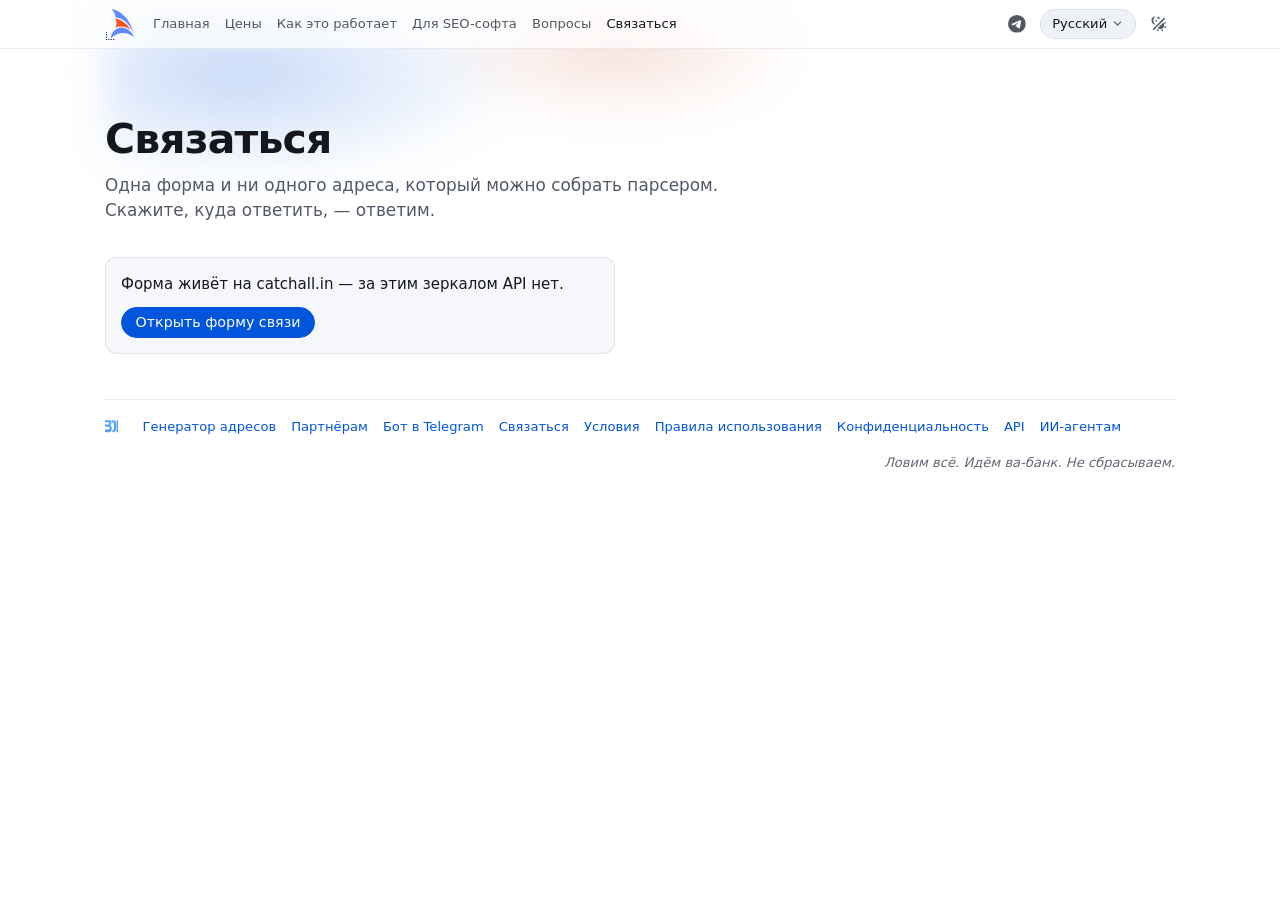
<file: contact/index.html>
<!doctype html>
<html lang="ru">
<head>
  <meta charset="utf-8">
  <meta name="viewport" content="width=device-width, initial-scale=1">
  <title>Связаться — Catchall</title>
  <meta name="description" content="Напишите нам: вопрос до регистрации, жалоба на злоупотребление или проблема с доменом, ящиком или оплатой в вашем аккаунте Catchall.">
  <link rel="canonical" href="https://ru.catchall.in/contact/">
  <link rel="alternate" hreflang="x-default" href="https://catchall.in/contact">
  <link rel="alternate" hreflang="en" href="https://catchall.in/contact">
  <link rel="alternate" hreflang="ru" href="https://ru.catchall.in/contact/">
  <link rel="alternate" hreflang="es" href="https://catchall.in/es/contact">
  <link rel="alternate" hreflang="pt-BR" href="https://catchall.in/pt/contact">
  <link rel="alternate" hreflang="tr" href="https://catchall.in/tr/contact">
  <link rel="alternate" hreflang="sr-Latn" href="https://catchall.in/sr/contact">
  <meta property="og:site_name" content="Catchall">
  <meta property="og:locale" content="ru_RU">
  <meta property="og:type" content="website">
  <meta property="og:url" content="https://ru.catchall.in/contact/">
  <meta property="og:title" content="Связаться — Catchall">
  <meta property="og:description" content="Напишите нам: вопрос до регистрации, жалоба на злоупотребление или проблема с доменом, ящиком или оплатой в вашем аккаунте Catchall.">
  <meta property="og:image" content="https://ru.catchall.in/og/ru/contact.png">
  <meta property="og:image:width" content="1200">
  <meta property="og:image:height" content="630">
  <meta name="twitter:card" content="summary_large_image">
  <link rel="icon" href="/favicon.svg" type="image/svg+xml">
  <link rel="icon" href="/favicon.ico" sizes="16x16 32x32 48x48">
  <link rel="apple-touch-icon" href="/apple-touch-icon.png">
  <meta name="theme-color" content="#0B0D12">
  <meta http-equiv="Content-Security-Policy" content="default-src 'self'; script-src 'self' 'sha256-zYDd12iFR72ogcPaOUfgF4iAfon8//iLSy+WFwXr9v0='; style-src 'self'; img-src 'self' data:; connect-src 'self'; form-action 'none'; base-uri 'none'">
  <script>try{var t=localStorage.getItem("theme");if(t==="dark"||t==="light")document.documentElement.setAttribute("data-theme",t)}catch(e){}</script>
  <link rel="stylesheet" href="/assets/boot-CYarIK4i.css">
  <script type="application/ld+json">[
{"@context":"https://schema.org","@type":"Organization","@id":"https://ru.catchall.in/#org","name":"Catchall","legalName":"301ST Ltd","url":"https://ru.catchall.in","logo":"https://ru.catchall.in/apple-touch-icon.png","address":{"@type":"PostalAddress","addressLocality":"London","addressCountry":"GB"}},
{"@context":"https://schema.org","@type":"WebSite","@id":"https://ru.catchall.in/#site","name":"Catchall","url":"https://ru.catchall.in","inLanguage":"ru","publisher":{"@id":"https://ru.catchall.in/#org"}}
]</script>
</head>
<body>
  <header class="site-header">
      <div class="site-header__inner">
        <a class="brand" href="/" aria-label="Catchall"><span class="icon" data-icon="brand/logo-mark"></span></a>
        <button type="button" class="btn-icon burger-button" data-mobile-menu-toggle data-icon="mono/menu" aria-expanded="false" aria-label="Меню"></button>
        <nav class="primary-nav" aria-label="Catchall"><a href="/">Главная</a><a href="/pricing/">Цены</a><a href="/how-it-works/">Как это работает</a><a href="/for-seo-tools/">Для SEO-софта</a><a href="/faq/">Вопросы</a><a href="/contact/" aria-current="page">Связаться</a></nav>
        <div class="header-actions">
          
          <a class="btn-icon" href="https://t.me/allinmailbot" rel="noopener" data-icon="mono/telegram" aria-label="Catchall в Telegram" title="Catchall в Telegram"></a>
          <div class="dropdown lang-switcher" data-dropdown>
          <button type="button" class="btn-chip dropdown__trigger" aria-expanded="false" aria-label="Язык">
            <span class="btn-chip__label" lang="ru">Русский</span>
            <span class="btn-chip__chevron icon" data-icon="mono/chevron-down"></span>
          </button>
          <div class="dropdown__menu"><a class="lang-switcher__item" href="https://catchall.in/contact" hreflang="en" lang="en">English</a><a class="lang-switcher__item is-active" href="/contact/" hreflang="ru" lang="ru" aria-current="true">Русский</a><a class="lang-switcher__item" href="https://catchall.in/es/contact" hreflang="es" lang="es">Español</a><a class="lang-switcher__item" href="https://catchall.in/pt/contact" hreflang="pt-BR" lang="pt-BR">Português</a><a class="lang-switcher__item" href="https://catchall.in/tr/contact" hreflang="tr" lang="tr">Türkçe</a><a class="lang-switcher__item" href="https://catchall.in/sr/contact" hreflang="sr-Latn" lang="sr-Latn">Srpski</a></div>
        </div>
          <button type="button" class="btn-icon" data-theme-toggle data-icon="mono/sun" data-label-light="Переключить на светлую тему" data-label-dark="Переключить на тёмную тему" aria-label="Переключить на тёмную тему"></button>
        </div>
      </div>
    </header>

  <div class="container">
    <main>
    <section class="hero">
      <h1>Связаться</h1>
      <p>Одна форма и ни одного адреса, который можно собрать парсером. Скажите, куда ответить, — ответим.</p>
    </section>
    <section class="card card--form">
      <p>Форма живёт на catchall.in — за этим зеркалом API нет.</p>
      <div class="actions"><a class="btn btn--primary" href="https://catchall.in/contact">Открыть форму связи</a></div>
    </section>

    </main>
<footer class="foot"><a class="foot__brand" href="https://301.st" rel="noopener" aria-label="301ST Ltd, Лондон" title="301ST Ltd, Лондон"><span class="icon" data-icon="brand/301" aria-hidden="true"></span></a><a href="/catchall-generator/">Генератор адресов</a><a href="/partners/">Партнёрам</a><a href="/telegram/">Бот в Telegram</a><a href="/contact/">Связаться</a><a href="/terms/">Условия</a><a href="/aup/">Правила использования</a><a href="/privacy/">Конфиденциальность</a><a href="https://catchall.in/api" hreflang="en" lang="en">API</a><a href="https://catchall.in/agents" hreflang="en" lang="en">ИИ-агентам</a><span class="foot__tag">Ловим всё. Идём ва-банк. Не сбрасываем.</span></footer>
  </div>
  <script type="module" src="/assets/site-DCzYrq2o.js"></script>
</body>
</html>
</file>
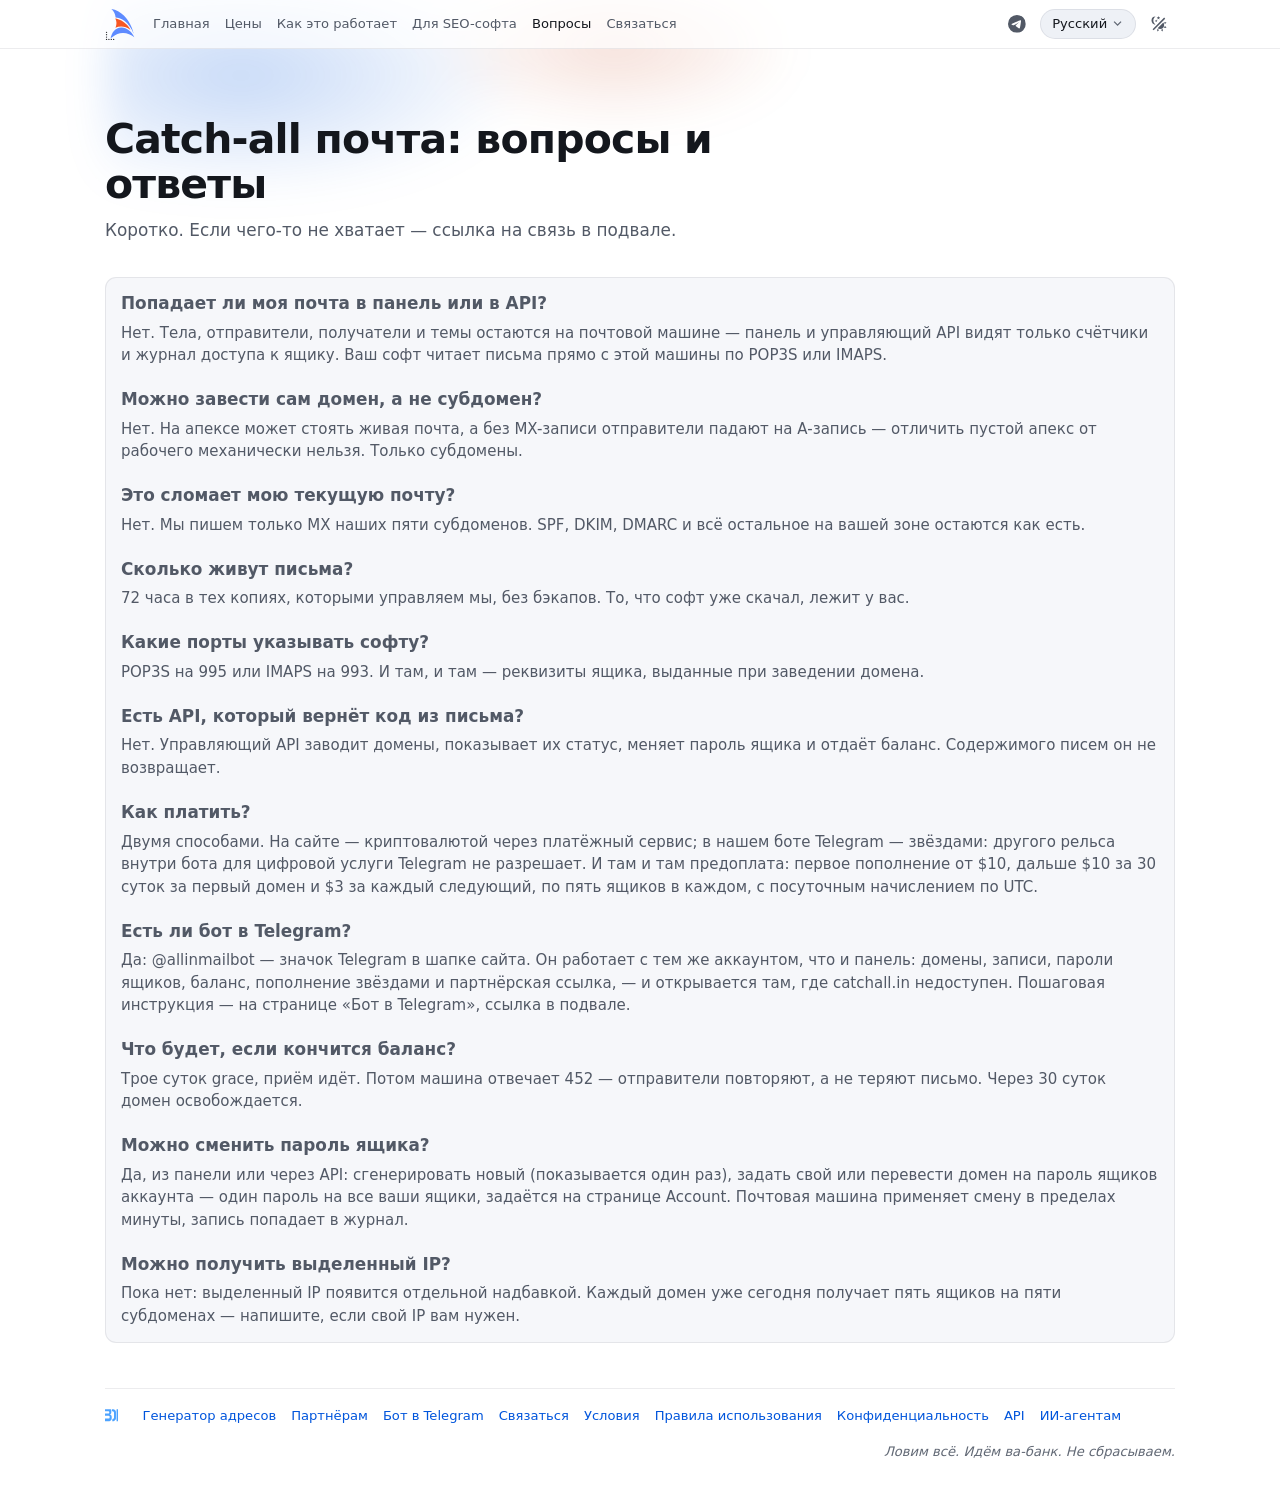
<file: faq/index.html>
<!doctype html>
<html lang="ru">
<head>
  <meta charset="utf-8">
  <meta name="viewport" content="width=device-width, initial-scale=1">
  <title>Catch-all почта: вопросы о доменах, POP3 и GSA SER</title>
  <meta name="description" content="Что мы храним, какие порты использовать, что будет при нулевом балансе и почему почта живёт на субдомене, а не на апексе: ответы про catch-all почту.">
  <link rel="canonical" href="https://ru.catchall.in/faq/">
  <link rel="alternate" hreflang="x-default" href="https://catchall.in/faq">
  <link rel="alternate" hreflang="en" href="https://catchall.in/faq">
  <link rel="alternate" hreflang="ru" href="https://ru.catchall.in/faq/">
  <link rel="alternate" hreflang="es" href="https://catchall.in/es/faq">
  <link rel="alternate" hreflang="pt-BR" href="https://catchall.in/pt/faq">
  <link rel="alternate" hreflang="tr" href="https://catchall.in/tr/faq">
  <link rel="alternate" hreflang="sr-Latn" href="https://catchall.in/sr/faq">
  <meta property="og:site_name" content="Catchall">
  <meta property="og:locale" content="ru_RU">
  <meta property="og:type" content="website">
  <meta property="og:url" content="https://ru.catchall.in/faq/">
  <meta property="og:title" content="Catch-all почта: вопросы о доменах, POP3 и GSA SER">
  <meta property="og:description" content="Что мы храним, какие порты использовать, что будет при нулевом балансе и почему почта живёт на субдомене, а не на апексе: ответы про catch-all почту.">
  <meta property="og:image" content="https://ru.catchall.in/og/ru/faq.png">
  <meta property="og:image:width" content="1200">
  <meta property="og:image:height" content="630">
  <meta name="twitter:card" content="summary_large_image">
  <link rel="icon" href="/favicon.svg" type="image/svg+xml">
  <link rel="icon" href="/favicon.ico" sizes="16x16 32x32 48x48">
  <link rel="apple-touch-icon" href="/apple-touch-icon.png">
  <meta name="theme-color" content="#0B0D12">
  <meta http-equiv="Content-Security-Policy" content="default-src 'self'; script-src 'self' 'sha256-zYDd12iFR72ogcPaOUfgF4iAfon8//iLSy+WFwXr9v0='; style-src 'self'; img-src 'self' data:; connect-src 'self'; form-action 'none'; base-uri 'none'">
  <script>try{var t=localStorage.getItem("theme");if(t==="dark"||t==="light")document.documentElement.setAttribute("data-theme",t)}catch(e){}</script>
  <link rel="stylesheet" href="/assets/boot-CYarIK4i.css">
  <script type="application/ld+json">[
{"@context":"https://schema.org","@type":"Organization","@id":"https://ru.catchall.in/#org","name":"Catchall","legalName":"301ST Ltd","url":"https://ru.catchall.in","logo":"https://ru.catchall.in/apple-touch-icon.png","address":{"@type":"PostalAddress","addressLocality":"London","addressCountry":"GB"}},
{"@context":"https://schema.org","@type":"WebSite","@id":"https://ru.catchall.in/#site","name":"Catchall","url":"https://ru.catchall.in","inLanguage":"ru","publisher":{"@id":"https://ru.catchall.in/#org"}},
{"@context":"https://schema.org","@type":"FAQPage","mainEntity":[{"@type":"Question","name":"Попадает ли моя почта в панель или в API?","acceptedAnswer":{"@type":"Answer","text":"Нет. Тела, отправители, получатели и темы остаются на почтовой машине — панель и управляющий API видят только счётчики и журнал доступа к ящику. Ваш софт читает письма прямо с этой машины по POP3S или IMAPS."}},{"@type":"Question","name":"Можно завести сам домен, а не субдомен?","acceptedAnswer":{"@type":"Answer","text":"Нет. На апексе может стоять живая почта, а без MX-записи отправители падают на A-запись — отличить пустой апекс от рабочего механически нельзя. Только субдомены."}},{"@type":"Question","name":"Это сломает мою текущую почту?","acceptedAnswer":{"@type":"Answer","text":"Нет. Мы пишем только MX наших пяти субдоменов. SPF, DKIM, DMARC и всё остальное на вашей зоне остаются как есть."}},{"@type":"Question","name":"Сколько живут письма?","acceptedAnswer":{"@type":"Answer","text":"72 часа в тех копиях, которыми управляем мы, без бэкапов. То, что софт уже скачал, лежит у вас."}},{"@type":"Question","name":"Какие порты указывать софту?","acceptedAnswer":{"@type":"Answer","text":"POP3S на 995 или IMAPS на 993. И там, и там — реквизиты ящика, выданные при заведении домена."}},{"@type":"Question","name":"Есть API, который вернёт код из письма?","acceptedAnswer":{"@type":"Answer","text":"Нет. Управляющий API заводит домены, показывает их статус, меняет пароль ящика и отдаёт баланс. Содержимого писем он не возвращает."}},{"@type":"Question","name":"Как платить?","acceptedAnswer":{"@type":"Answer","text":"Двумя способами. На сайте — криптовалютой через платёжный сервис; в нашем боте Telegram — звёздами: другого рельса внутри бота для цифровой услуги Telegram не разрешает. И там и там предоплата: первое пополнение от $10, дальше $10 за 30 суток за первый домен и $3 за каждый следующий, по пять ящиков в каждом, с посуточным начислением по UTC."}},{"@type":"Question","name":"Есть ли бот в Telegram?","acceptedAnswer":{"@type":"Answer","text":"Да: @allinmailbot — значок Telegram в шапке сайта. Он работает с тем же аккаунтом, что и панель: домены, записи, пароли ящиков, баланс, пополнение звёздами и партнёрская ссылка, — и открывается там, где catchall.in недоступен. Пошаговая инструкция — на странице «Бот в Telegram», ссылка в подвале."}},{"@type":"Question","name":"Что будет, если кончится баланс?","acceptedAnswer":{"@type":"Answer","text":"Трое суток grace, приём идёт. Потом машина отвечает 452 — отправители повторяют, а не теряют письмо. Через 30 суток домен освобождается."}},{"@type":"Question","name":"Можно сменить пароль ящика?","acceptedAnswer":{"@type":"Answer","text":"Да, из панели или через API: сгенерировать новый (показывается один раз), задать свой или перевести домен на пароль ящиков аккаунта — один пароль на все ваши ящики, задаётся на странице Account. Почтовая машина применяет смену в пределах минуты, запись попадает в журнал."}},{"@type":"Question","name":"Можно получить выделенный IP?","acceptedAnswer":{"@type":"Answer","text":"Пока нет: выделенный IP появится отдельной надбавкой. Каждый домен уже сегодня получает пять ящиков на пяти субдоменах — напишите, если свой IP вам нужен."}}]}
]</script>
</head>
<body>
  <header class="site-header">
      <div class="site-header__inner">
        <a class="brand" href="/" aria-label="Catchall"><span class="icon" data-icon="brand/logo-mark"></span></a>
        <button type="button" class="btn-icon burger-button" data-mobile-menu-toggle data-icon="mono/menu" aria-expanded="false" aria-label="Меню"></button>
        <nav class="primary-nav" aria-label="Catchall"><a href="/">Главная</a><a href="/pricing/">Цены</a><a href="/how-it-works/">Как это работает</a><a href="/for-seo-tools/">Для SEO-софта</a><a href="/faq/" aria-current="page">Вопросы</a><a href="/contact/">Связаться</a></nav>
        <div class="header-actions">
          
          <a class="btn-icon" href="https://t.me/allinmailbot" rel="noopener" data-icon="mono/telegram" aria-label="Catchall в Telegram" title="Catchall в Telegram"></a>
          <div class="dropdown lang-switcher" data-dropdown>
          <button type="button" class="btn-chip dropdown__trigger" aria-expanded="false" aria-label="Язык">
            <span class="btn-chip__label" lang="ru">Русский</span>
            <span class="btn-chip__chevron icon" data-icon="mono/chevron-down"></span>
          </button>
          <div class="dropdown__menu"><a class="lang-switcher__item" href="https://catchall.in/faq" hreflang="en" lang="en">English</a><a class="lang-switcher__item is-active" href="/faq/" hreflang="ru" lang="ru" aria-current="true">Русский</a><a class="lang-switcher__item" href="https://catchall.in/es/faq" hreflang="es" lang="es">Español</a><a class="lang-switcher__item" href="https://catchall.in/pt/faq" hreflang="pt-BR" lang="pt-BR">Português</a><a class="lang-switcher__item" href="https://catchall.in/tr/faq" hreflang="tr" lang="tr">Türkçe</a><a class="lang-switcher__item" href="https://catchall.in/sr/faq" hreflang="sr-Latn" lang="sr-Latn">Srpski</a></div>
        </div>
          <button type="button" class="btn-icon" data-theme-toggle data-icon="mono/sun" data-label-light="Переключить на светлую тему" data-label-dark="Переключить на тёмную тему" aria-label="Переключить на тёмную тему"></button>
        </div>
      </div>
    </header>

  <div class="container">
    <main>
    <section class="hero">
      <h1>Catch-all почта: вопросы и ответы</h1>
      <p>Коротко. Если чего-то не хватает — ссылка на связь в подвале.</p>
    </section>
    <section class="card card--muted">
      <div class="faq">
        <div class="faq__item">
          <h2>Попадает ли моя почта в панель или в API?</h2>
          <p>Нет. Тела, отправители, получатели и темы остаются на почтовой машине — панель и управляющий API видят только счётчики и журнал доступа к ящику. Ваш софт читает письма прямо с этой машины по POP3S или IMAPS.</p>
        </div>
        <div class="faq__item">
          <h2>Можно завести сам домен, а не субдомен?</h2>
          <p>Нет. На апексе может стоять живая почта, а без MX-записи отправители падают на A-запись — отличить пустой апекс от рабочего механически нельзя. Только субдомены.</p>
        </div>
        <div class="faq__item">
          <h2>Это сломает мою текущую почту?</h2>
          <p>Нет. Мы пишем только MX наших пяти субдоменов. SPF, DKIM, DMARC и всё остальное на вашей зоне остаются как есть.</p>
        </div>
        <div class="faq__item">
          <h2>Сколько живут письма?</h2>
          <p>72 часа в тех копиях, которыми управляем мы, без бэкапов. То, что софт уже скачал, лежит у вас.</p>
        </div>
        <div class="faq__item">
          <h2>Какие порты указывать софту?</h2>
          <p>POP3S на 995 или IMAPS на 993. И там, и там — реквизиты ящика, выданные при заведении домена.</p>
        </div>
        <div class="faq__item">
          <h2>Есть API, который вернёт код из письма?</h2>
          <p>Нет. Управляющий API заводит домены, показывает их статус, меняет пароль ящика и отдаёт баланс. Содержимого писем он не возвращает.</p>
        </div>
        <div class="faq__item">
          <h2>Как платить?</h2>
          <p>Двумя способами. На сайте — криптовалютой через платёжный сервис; в нашем боте Telegram — звёздами: другого рельса внутри бота для цифровой услуги Telegram не разрешает. И там и там предоплата: первое пополнение от $10, дальше $10 за 30 суток за первый домен и $3 за каждый следующий, по пять ящиков в каждом, с посуточным начислением по UTC.</p>
        </div>
        <div class="faq__item">
          <h2>Есть ли бот в Telegram?</h2>
          <p>Да: @allinmailbot — значок Telegram в шапке сайта. Он работает с тем же аккаунтом, что и панель: домены, записи, пароли ящиков, баланс, пополнение звёздами и партнёрская ссылка, — и открывается там, где catchall.in недоступен. Пошаговая инструкция — на странице «Бот в Telegram», ссылка в подвале.</p>
        </div>
        <div class="faq__item">
          <h2>Что будет, если кончится баланс?</h2>
          <p>Трое суток grace, приём идёт. Потом машина отвечает 452 — отправители повторяют, а не теряют письмо. Через 30 суток домен освобождается.</p>
        </div>
        <div class="faq__item">
          <h2>Можно сменить пароль ящика?</h2>
          <p>Да, из панели или через API: сгенерировать новый (показывается один раз), задать свой или перевести домен на пароль ящиков аккаунта — один пароль на все ваши ящики, задаётся на странице Account. Почтовая машина применяет смену в пределах минуты, запись попадает в журнал.</p>
        </div>
        <div class="faq__item">
          <h2>Можно получить выделенный IP?</h2>
          <p>Пока нет: выделенный IP появится отдельной надбавкой. Каждый домен уже сегодня получает пять ящиков на пяти субдоменах — напишите, если свой IP вам нужен.</p>
        </div>
      </div>
    </section>

    </main>
<footer class="foot"><a class="foot__brand" href="https://301.st" rel="noopener" aria-label="301ST Ltd, Лондон" title="301ST Ltd, Лондон"><span class="icon" data-icon="brand/301" aria-hidden="true"></span></a><a href="/catchall-generator/">Генератор адресов</a><a href="/partners/">Партнёрам</a><a href="/telegram/">Бот в Telegram</a><a href="/contact/">Связаться</a><a href="/terms/">Условия</a><a href="/aup/">Правила использования</a><a href="/privacy/">Конфиденциальность</a><a href="https://catchall.in/api" hreflang="en" lang="en">API</a><a href="https://catchall.in/agents" hreflang="en" lang="en">ИИ-агентам</a><span class="foot__tag">Ловим всё. Идём ва-банк. Не сбрасываем.</span></footer>
  </div>
  <script type="module" src="/assets/site-DCzYrq2o.js"></script>
</body>
</html>
</file>
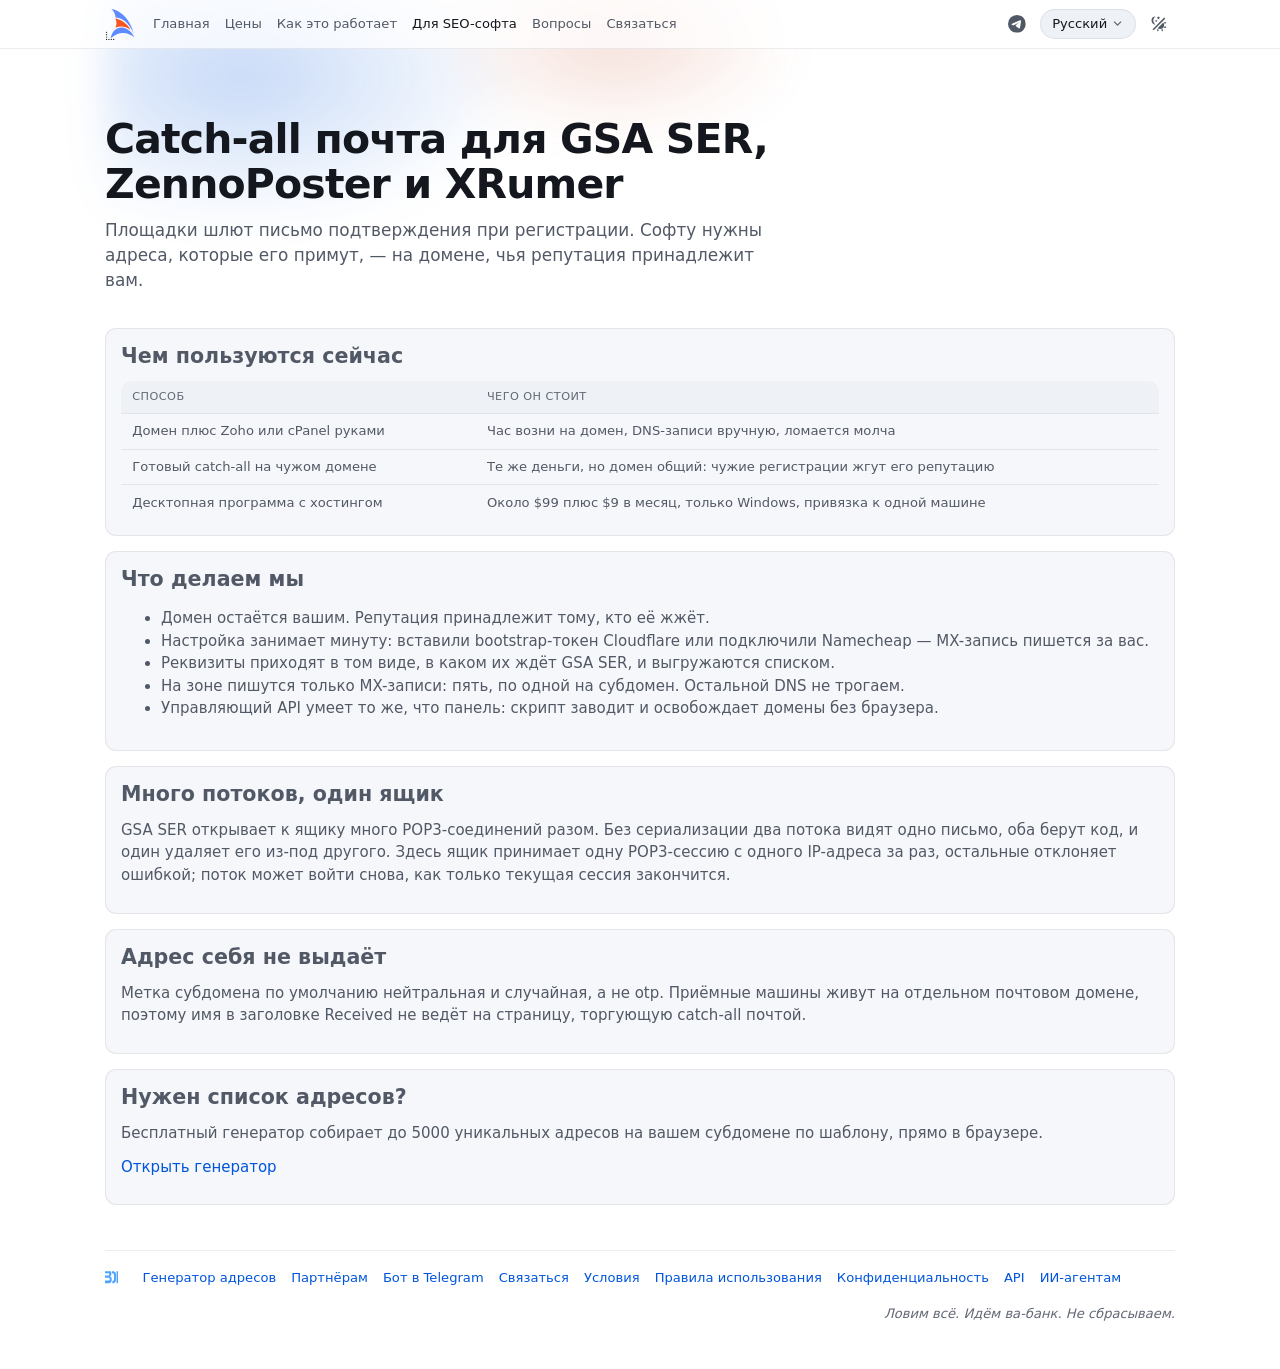
<file: for-seo-tools/index.html>
<!doctype html>
<html lang="ru">
<head>
  <meta charset="utf-8">
  <meta name="viewport" content="width=device-width, initial-scale=1">
  <title>Catch-all почта для GSA SER, ZennoPoster и XRumer</title>
  <meta name="description" content="Письма подтверждения для массовой регистрации на вашем домене: catch-all ящик, реквизиты POP3S/IMAPS в формате GSA SER, на зоне — только MX-записи.">
  <link rel="canonical" href="https://ru.catchall.in/for-seo-tools/">
  <link rel="alternate" hreflang="x-default" href="https://catchall.in/for-seo-tools">
  <link rel="alternate" hreflang="en" href="https://catchall.in/for-seo-tools">
  <link rel="alternate" hreflang="ru" href="https://ru.catchall.in/for-seo-tools/">
  <link rel="alternate" hreflang="es" href="https://catchall.in/es/for-seo-tools">
  <link rel="alternate" hreflang="pt-BR" href="https://catchall.in/pt/for-seo-tools">
  <link rel="alternate" hreflang="tr" href="https://catchall.in/tr/for-seo-tools">
  <link rel="alternate" hreflang="sr-Latn" href="https://catchall.in/sr/for-seo-tools">
  <meta property="og:site_name" content="Catchall">
  <meta property="og:locale" content="ru_RU">
  <meta property="og:type" content="website">
  <meta property="og:url" content="https://ru.catchall.in/for-seo-tools/">
  <meta property="og:title" content="Catch-all почта для GSA SER, ZennoPoster и XRumer">
  <meta property="og:description" content="Письма подтверждения для массовой регистрации на вашем домене: catch-all ящик, реквизиты POP3S/IMAPS в формате GSA SER, на зоне — только MX-записи.">
  <meta property="og:image" content="https://ru.catchall.in/og/ru/for-seo-tools.png">
  <meta property="og:image:width" content="1200">
  <meta property="og:image:height" content="630">
  <meta name="twitter:card" content="summary_large_image">
  <link rel="icon" href="/favicon.svg" type="image/svg+xml">
  <link rel="icon" href="/favicon.ico" sizes="16x16 32x32 48x48">
  <link rel="apple-touch-icon" href="/apple-touch-icon.png">
  <meta name="theme-color" content="#0B0D12">
  <meta http-equiv="Content-Security-Policy" content="default-src 'self'; script-src 'self' 'sha256-zYDd12iFR72ogcPaOUfgF4iAfon8//iLSy+WFwXr9v0='; style-src 'self'; img-src 'self' data:; connect-src 'self'; form-action 'none'; base-uri 'none'">
  <script>try{var t=localStorage.getItem("theme");if(t==="dark"||t==="light")document.documentElement.setAttribute("data-theme",t)}catch(e){}</script>
  <link rel="stylesheet" href="/assets/boot-CYarIK4i.css">
  <script type="application/ld+json">[
{"@context":"https://schema.org","@type":"Organization","@id":"https://ru.catchall.in/#org","name":"Catchall","legalName":"301ST Ltd","url":"https://ru.catchall.in","logo":"https://ru.catchall.in/apple-touch-icon.png","address":{"@type":"PostalAddress","addressLocality":"London","addressCountry":"GB"}},
{"@context":"https://schema.org","@type":"WebSite","@id":"https://ru.catchall.in/#site","name":"Catchall","url":"https://ru.catchall.in","inLanguage":"ru","publisher":{"@id":"https://ru.catchall.in/#org"}}
]</script>
</head>
<body>
  <header class="site-header">
      <div class="site-header__inner">
        <a class="brand" href="/" aria-label="Catchall"><span class="icon" data-icon="brand/logo-mark"></span></a>
        <button type="button" class="btn-icon burger-button" data-mobile-menu-toggle data-icon="mono/menu" aria-expanded="false" aria-label="Меню"></button>
        <nav class="primary-nav" aria-label="Catchall"><a href="/">Главная</a><a href="/pricing/">Цены</a><a href="/how-it-works/">Как это работает</a><a href="/for-seo-tools/" aria-current="page">Для SEO-софта</a><a href="/faq/">Вопросы</a><a href="/contact/">Связаться</a></nav>
        <div class="header-actions">
          
          <a class="btn-icon" href="https://t.me/allinmailbot" rel="noopener" data-icon="mono/telegram" aria-label="Catchall в Telegram" title="Catchall в Telegram"></a>
          <div class="dropdown lang-switcher" data-dropdown>
          <button type="button" class="btn-chip dropdown__trigger" aria-expanded="false" aria-label="Язык">
            <span class="btn-chip__label" lang="ru">Русский</span>
            <span class="btn-chip__chevron icon" data-icon="mono/chevron-down"></span>
          </button>
          <div class="dropdown__menu"><a class="lang-switcher__item" href="https://catchall.in/for-seo-tools" hreflang="en" lang="en">English</a><a class="lang-switcher__item is-active" href="/for-seo-tools/" hreflang="ru" lang="ru" aria-current="true">Русский</a><a class="lang-switcher__item" href="https://catchall.in/es/for-seo-tools" hreflang="es" lang="es">Español</a><a class="lang-switcher__item" href="https://catchall.in/pt/for-seo-tools" hreflang="pt-BR" lang="pt-BR">Português</a><a class="lang-switcher__item" href="https://catchall.in/tr/for-seo-tools" hreflang="tr" lang="tr">Türkçe</a><a class="lang-switcher__item" href="https://catchall.in/sr/for-seo-tools" hreflang="sr-Latn" lang="sr-Latn">Srpski</a></div>
        </div>
          <button type="button" class="btn-icon" data-theme-toggle data-icon="mono/sun" data-label-light="Переключить на светлую тему" data-label-dark="Переключить на тёмную тему" aria-label="Переключить на тёмную тему"></button>
        </div>
      </div>
    </header>

  <div class="container">
    <main>
    <section class="hero">
      <h1>Catch-all почта для GSA SER, ZennoPoster и XRumer</h1>
      <p>Площадки шлют письмо подтверждения при регистрации. Софту нужны адреса, которые его примут, — на домене, чья репутация принадлежит вам.</p>
    </section>
    <section class="card card--muted">
      <h2>Чем пользуются сейчас</h2>
      <div class="table-wrap">
        <table class="table">
          <thead><tr><th>Способ</th><th>Чего он стоит</th></tr></thead>
          <tbody>
            <tr><td>Домен плюс Zoho или cPanel руками</td><td>Час возни на домен, DNS-записи вручную, ломается молча</td></tr>
            <tr><td>Готовый catch-all на чужом домене</td><td>Те же деньги, но домен общий: чужие регистрации жгут его репутацию</td></tr>
            <tr><td>Десктопная программа с хостингом</td><td>Около $99 плюс $9 в месяц, только Windows, привязка к одной машине</td></tr>
          </tbody>
        </table>
      </div>
    </section>
    <section class="card card--muted">
      <h2>Что делаем мы</h2>
      <ul>
        <li>Домен остаётся вашим. Репутация принадлежит тому, кто её жжёт.</li>
        <li>Настройка занимает минуту: вставили bootstrap-токен Cloudflare или подключили Namecheap — MX-запись пишется за вас.</li>
        <li>Реквизиты приходят в том виде, в каком их ждёт GSA SER, и выгружаются списком.</li>
        <li>На зоне пишутся только MX-записи: пять, по одной на субдомен. Остальной DNS не трогаем.</li>
        <li>Управляющий API умеет то же, что панель: скрипт заводит и освобождает домены без браузера.</li>
      </ul>
    </section>
    <section class="card card--muted">
      <h2>Много потоков, один ящик</h2>
      <p>GSA SER открывает к ящику много POP3-соединений разом. Без сериализации два потока видят одно письмо, оба берут код, и один удаляет его из-под другого. Здесь ящик принимает одну POP3-сессию с одного IP-адреса за раз, остальные отклоняет ошибкой; поток может войти снова, как только текущая сессия закончится.</p>
    </section>
    <section class="card card--muted">
      <h2>Адрес себя не выдаёт</h2>
      <p>Метка субдомена по умолчанию нейтральная и случайная, а не otp. Приёмные машины живут на отдельном почтовом домене, поэтому имя в заголовке Received не ведёт на страницу, торгующую catch-all почтой.</p>
    </section>
    <section class="card card--muted">
      <h2>Нужен список адресов?</h2>
      <p>Бесплатный генератор собирает до 5000 уникальных адресов на вашем субдомене по шаблону, прямо в браузере.</p>
      <p><a href="/catchall-generator/">Открыть генератор</a></p>
    </section>

    </main>
<footer class="foot"><a class="foot__brand" href="https://301.st" rel="noopener" aria-label="301ST Ltd, Лондон" title="301ST Ltd, Лондон"><span class="icon" data-icon="brand/301" aria-hidden="true"></span></a><a href="/catchall-generator/">Генератор адресов</a><a href="/partners/">Партнёрам</a><a href="/telegram/">Бот в Telegram</a><a href="/contact/">Связаться</a><a href="/terms/">Условия</a><a href="/aup/">Правила использования</a><a href="/privacy/">Конфиденциальность</a><a href="https://catchall.in/api" hreflang="en" lang="en">API</a><a href="https://catchall.in/agents" hreflang="en" lang="en">ИИ-агентам</a><span class="foot__tag">Ловим всё. Идём ва-банк. Не сбрасываем.</span></footer>
  </div>
  <script type="module" src="/assets/site-DCzYrq2o.js"></script>
</body>
</html>
</file>
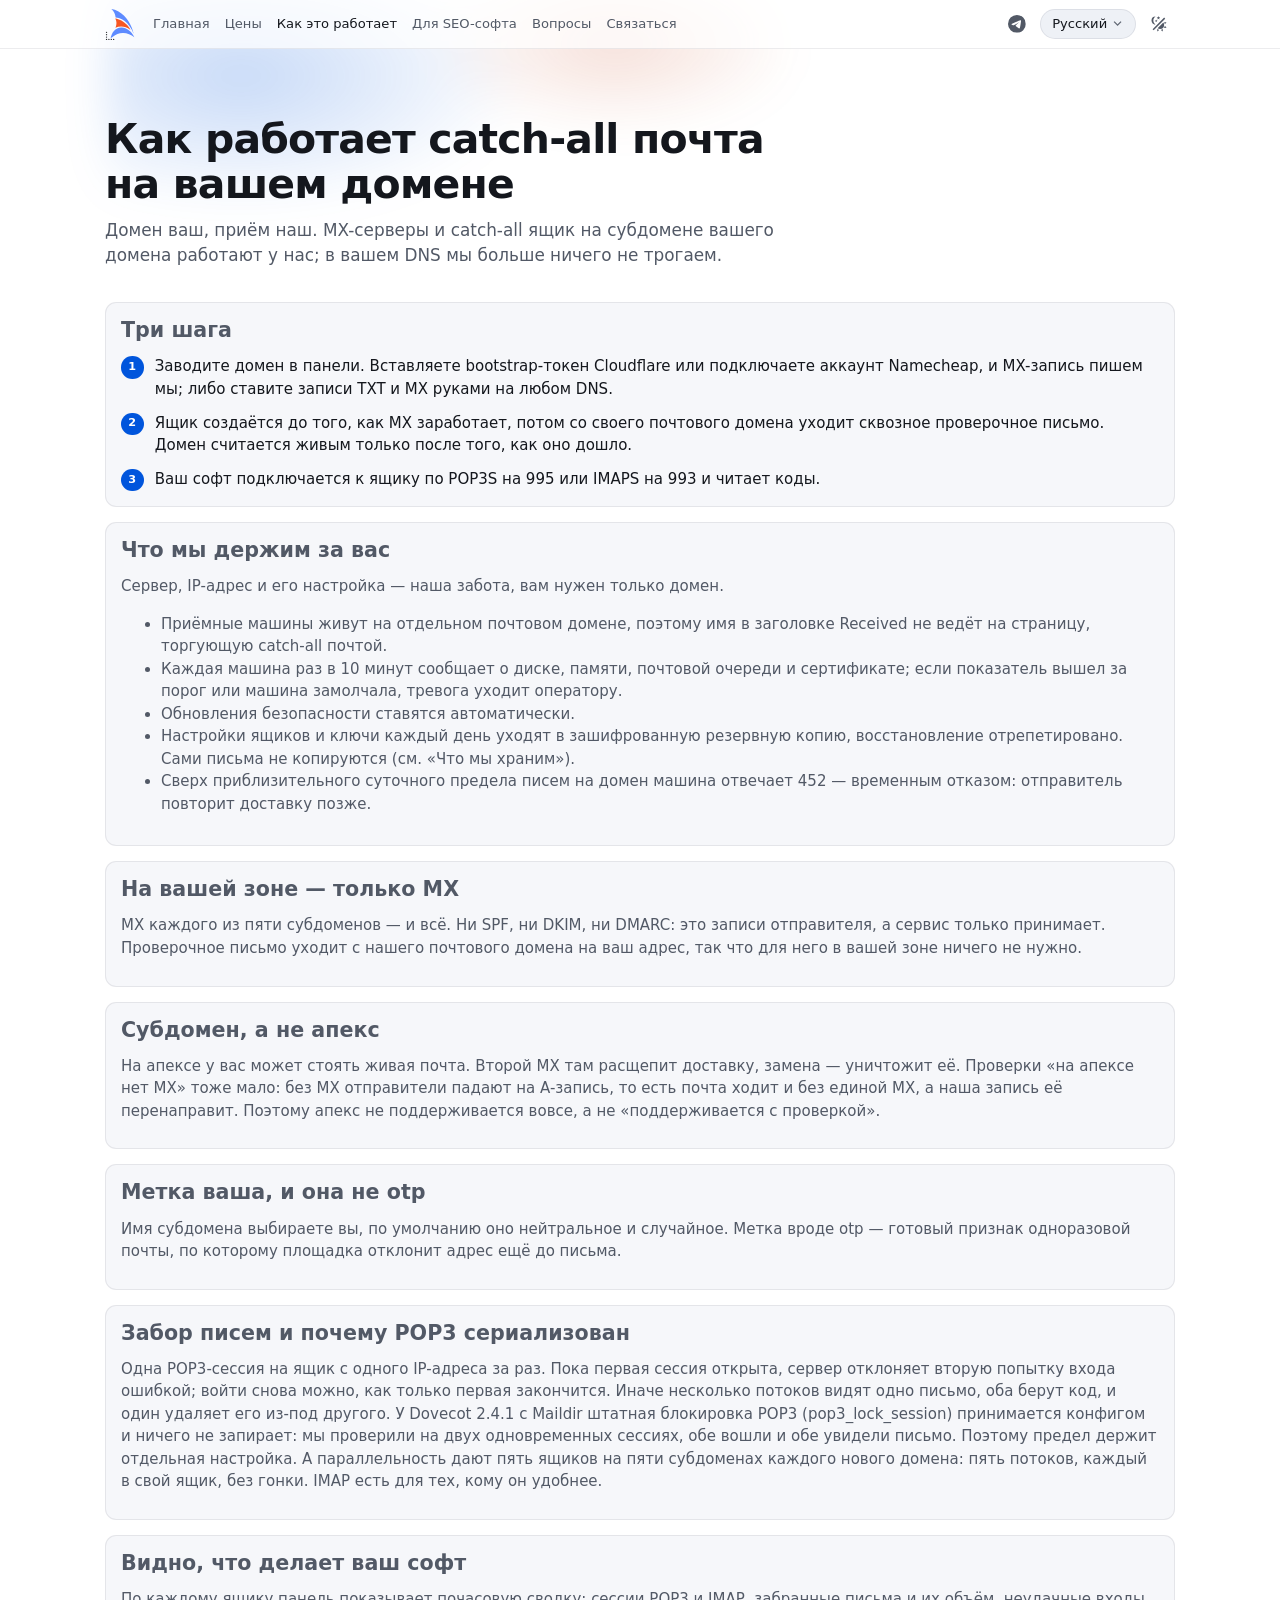
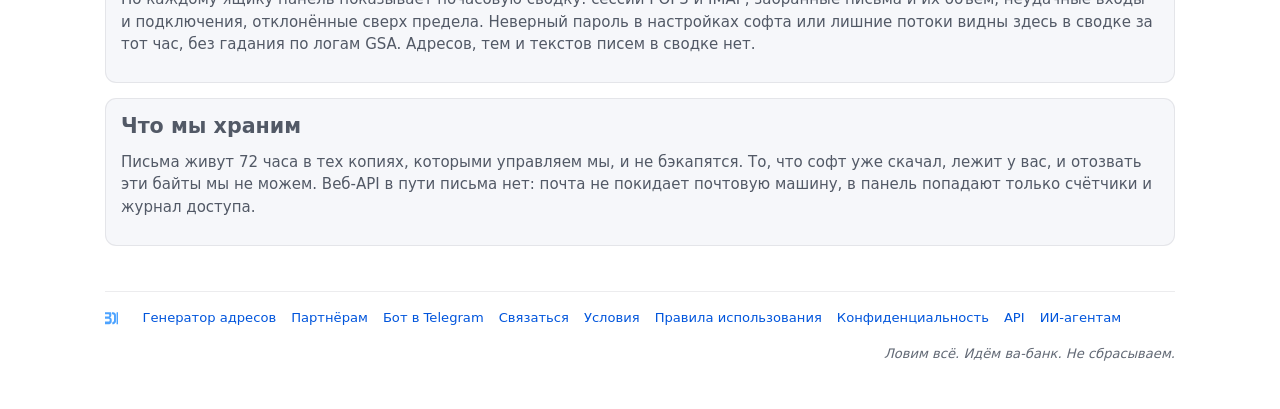
<file: how-it-works/index.html>
<!doctype html>
<html lang="ru">
<head>
  <meta charset="utf-8">
  <meta name="viewport" content="width=device-width, initial-scale=1">
  <title>Как работает catch-all почта на вашем домене — Catchall</title>
  <meta name="description" content="Домен заводится токеном Cloudflare, через Namecheap или записями DNS руками. Мы создаём ящик, проверяем его сквозным письмом, а софт читает коды по POP3S.">
  <link rel="canonical" href="https://ru.catchall.in/how-it-works/">
  <link rel="alternate" hreflang="x-default" href="https://catchall.in/how-it-works">
  <link rel="alternate" hreflang="en" href="https://catchall.in/how-it-works">
  <link rel="alternate" hreflang="ru" href="https://ru.catchall.in/how-it-works/">
  <link rel="alternate" hreflang="es" href="https://catchall.in/es/how-it-works">
  <link rel="alternate" hreflang="pt-BR" href="https://catchall.in/pt/how-it-works">
  <link rel="alternate" hreflang="tr" href="https://catchall.in/tr/how-it-works">
  <link rel="alternate" hreflang="sr-Latn" href="https://catchall.in/sr/how-it-works">
  <meta property="og:site_name" content="Catchall">
  <meta property="og:locale" content="ru_RU">
  <meta property="og:type" content="website">
  <meta property="og:url" content="https://ru.catchall.in/how-it-works/">
  <meta property="og:title" content="Как работает catch-all почта на вашем домене — Catchall">
  <meta property="og:description" content="Домен заводится токеном Cloudflare, через Namecheap или записями DNS руками. Мы создаём ящик, проверяем его сквозным письмом, а софт читает коды по POP3S.">
  <meta property="og:image" content="https://ru.catchall.in/og/ru/how-it-works.png">
  <meta property="og:image:width" content="1200">
  <meta property="og:image:height" content="630">
  <meta name="twitter:card" content="summary_large_image">
  <link rel="icon" href="/favicon.svg" type="image/svg+xml">
  <link rel="icon" href="/favicon.ico" sizes="16x16 32x32 48x48">
  <link rel="apple-touch-icon" href="/apple-touch-icon.png">
  <meta name="theme-color" content="#0B0D12">
  <meta http-equiv="Content-Security-Policy" content="default-src 'self'; script-src 'self' 'sha256-zYDd12iFR72ogcPaOUfgF4iAfon8//iLSy+WFwXr9v0='; style-src 'self'; img-src 'self' data:; connect-src 'self'; form-action 'none'; base-uri 'none'">
  <script>try{var t=localStorage.getItem("theme");if(t==="dark"||t==="light")document.documentElement.setAttribute("data-theme",t)}catch(e){}</script>
  <link rel="stylesheet" href="/assets/boot-CYarIK4i.css">
  <script type="application/ld+json">[
{"@context":"https://schema.org","@type":"Organization","@id":"https://ru.catchall.in/#org","name":"Catchall","legalName":"301ST Ltd","url":"https://ru.catchall.in","logo":"https://ru.catchall.in/apple-touch-icon.png","address":{"@type":"PostalAddress","addressLocality":"London","addressCountry":"GB"}},
{"@context":"https://schema.org","@type":"WebSite","@id":"https://ru.catchall.in/#site","name":"Catchall","url":"https://ru.catchall.in","inLanguage":"ru","publisher":{"@id":"https://ru.catchall.in/#org"}}
]</script>
</head>
<body>
  <header class="site-header">
      <div class="site-header__inner">
        <a class="brand" href="/" aria-label="Catchall"><span class="icon" data-icon="brand/logo-mark"></span></a>
        <button type="button" class="btn-icon burger-button" data-mobile-menu-toggle data-icon="mono/menu" aria-expanded="false" aria-label="Меню"></button>
        <nav class="primary-nav" aria-label="Catchall"><a href="/">Главная</a><a href="/pricing/">Цены</a><a href="/how-it-works/" aria-current="page">Как это работает</a><a href="/for-seo-tools/">Для SEO-софта</a><a href="/faq/">Вопросы</a><a href="/contact/">Связаться</a></nav>
        <div class="header-actions">
          
          <a class="btn-icon" href="https://t.me/allinmailbot" rel="noopener" data-icon="mono/telegram" aria-label="Catchall в Telegram" title="Catchall в Telegram"></a>
          <div class="dropdown lang-switcher" data-dropdown>
          <button type="button" class="btn-chip dropdown__trigger" aria-expanded="false" aria-label="Язык">
            <span class="btn-chip__label" lang="ru">Русский</span>
            <span class="btn-chip__chevron icon" data-icon="mono/chevron-down"></span>
          </button>
          <div class="dropdown__menu"><a class="lang-switcher__item" href="https://catchall.in/how-it-works" hreflang="en" lang="en">English</a><a class="lang-switcher__item is-active" href="/how-it-works/" hreflang="ru" lang="ru" aria-current="true">Русский</a><a class="lang-switcher__item" href="https://catchall.in/es/how-it-works" hreflang="es" lang="es">Español</a><a class="lang-switcher__item" href="https://catchall.in/pt/how-it-works" hreflang="pt-BR" lang="pt-BR">Português</a><a class="lang-switcher__item" href="https://catchall.in/tr/how-it-works" hreflang="tr" lang="tr">Türkçe</a><a class="lang-switcher__item" href="https://catchall.in/sr/how-it-works" hreflang="sr-Latn" lang="sr-Latn">Srpski</a></div>
        </div>
          <button type="button" class="btn-icon" data-theme-toggle data-icon="mono/sun" data-label-light="Переключить на светлую тему" data-label-dark="Переключить на тёмную тему" aria-label="Переключить на тёмную тему"></button>
        </div>
      </div>
    </header>

  <div class="container">
    <main>
    <section class="hero">
      <h1>Как работает catch-all почта на вашем домене</h1>
      <p>Домен ваш, приём наш. MX-серверы и catch-all ящик на субдомене вашего домена работают у нас; в вашем DNS мы больше ничего не трогаем.</p>
    </section>
    <section class="card card--muted">
      <h2>Три шага</h2>
      <ol class="step-list">
        <li class="step-item"><span class="step-number">1</span><span class="step-text">Заводите домен в панели. Вставляете bootstrap-токен Cloudflare или подключаете аккаунт Namecheap, и MX-запись пишем мы; либо ставите записи TXT и MX руками на любом DNS.</span></li>
        <li class="step-item"><span class="step-number">2</span><span class="step-text">Ящик создаётся до того, как MX заработает, потом со своего почтового домена уходит сквозное проверочное письмо. Домен считается живым только после того, как оно дошло.</span></li>
        <li class="step-item"><span class="step-number">3</span><span class="step-text">Ваш софт подключается к ящику по POP3S на 995 или IMAPS на 993 и читает коды.</span></li>
      </ol>
    </section>
    <section class="card card--muted">
      <h2>Что мы держим за вас</h2>
      <p>Сервер, IP-адрес и его настройка — наша забота, вам нужен только домен.</p>
      <ul>
        <li>Приёмные машины живут на отдельном почтовом домене, поэтому имя в заголовке Received не ведёт на страницу, торгующую catch-all почтой.</li>
        <li>Каждая машина раз в 10 минут сообщает о диске, памяти, почтовой очереди и сертификате; если показатель вышел за порог или машина замолчала, тревога уходит оператору.</li>
        <li>Обновления безопасности ставятся автоматически.</li>
        <li>Настройки ящиков и ключи каждый день уходят в зашифрованную резервную копию, восстановление отрепетировано. Сами письма не копируются (см. «Что мы храним»).</li>
        <li>Сверх приблизительного суточного предела писем на домен машина отвечает 452 — временным отказом: отправитель повторит доставку позже.</li>
      </ul>
    </section>
    <section class="card card--muted">
      <h2>На вашей зоне — только MX</h2>
      <p>MX каждого из пяти субдоменов — и всё. Ни SPF, ни DKIM, ни DMARC: это записи отправителя, а сервис только принимает. Проверочное письмо уходит с нашего почтового домена на ваш адрес, так что для него в вашей зоне ничего не нужно.</p>
    </section>
    <section class="card card--muted">
      <h2>Субдомен, а не апекс</h2>
      <p>На апексе у вас может стоять живая почта. Второй MX там расщепит доставку, замена — уничтожит её. Проверки «на апексе нет MX» тоже мало: без MX отправители падают на A-запись, то есть почта ходит и без единой MX, а наша запись её перенаправит. Поэтому апекс не поддерживается вовсе, а не «поддерживается с проверкой».</p>
    </section>
    <section class="card card--muted">
      <h2>Метка ваша, и она не otp</h2>
      <p>Имя субдомена выбираете вы, по умолчанию оно нейтральное и случайное. Метка вроде otp — готовый признак одноразовой почты, по которому площадка отклонит адрес ещё до письма.</p>
    </section>
    <section class="card card--muted">
      <h2>Забор писем и почему POP3 сериализован</h2>
      <p>Одна POP3-сессия на ящик с одного IP-адреса за раз. Пока первая сессия открыта, сервер отклоняет вторую попытку входа ошибкой; войти снова можно, как только первая закончится. Иначе несколько потоков видят одно письмо, оба берут код, и один удаляет его из-под другого. У Dovecot 2.4.1 с Maildir штатная блокировка POP3 (pop3_lock_session) принимается конфигом и ничего не запирает: мы проверили на двух одновременных сессиях, обе вошли и обе увидели письмо. Поэтому предел держит отдельная настройка. А параллельность дают пять ящиков на пяти субдоменах каждого нового домена: пять потоков, каждый в свой ящик, без гонки. IMAP есть для тех, кому он удобнее.</p>
    </section>
    <section class="card card--muted">
      <h2>Видно, что делает ваш софт</h2>
      <p>По каждому ящику панель показывает почасовую сводку: сессии POP3 и IMAP, забранные письма и их объём, неудачные входы и подключения, отклонённые сверх предела. Неверный пароль в настройках софта или лишние потоки видны здесь в сводке за тот час, без гадания по логам GSA. Адресов, тем и текстов писем в сводке нет.</p>
    </section>
    <section class="card card--muted">
      <h2>Что мы храним</h2>
      <p>Письма живут 72 часа в тех копиях, которыми управляем мы, и не бэкапятся. То, что софт уже скачал, лежит у вас, и отозвать эти байты мы не можем. Веб-API в пути письма нет: почта не покидает почтовую машину, в панель попадают только счётчики и журнал доступа.</p>
    </section>

    </main>
<footer class="foot"><a class="foot__brand" href="https://301.st" rel="noopener" aria-label="301ST Ltd, Лондон" title="301ST Ltd, Лондон"><span class="icon" data-icon="brand/301" aria-hidden="true"></span></a><a href="/catchall-generator/">Генератор адресов</a><a href="/partners/">Партнёрам</a><a href="/telegram/">Бот в Telegram</a><a href="/contact/">Связаться</a><a href="/terms/">Условия</a><a href="/aup/">Правила использования</a><a href="/privacy/">Конфиденциальность</a><a href="https://catchall.in/api" hreflang="en" lang="en">API</a><a href="https://catchall.in/agents" hreflang="en" lang="en">ИИ-агентам</a><span class="foot__tag">Ловим всё. Идём ва-банк. Не сбрасываем.</span></footer>
  </div>
  <script type="module" src="/assets/site-DCzYrq2o.js"></script>
</body>
</html>
</file>
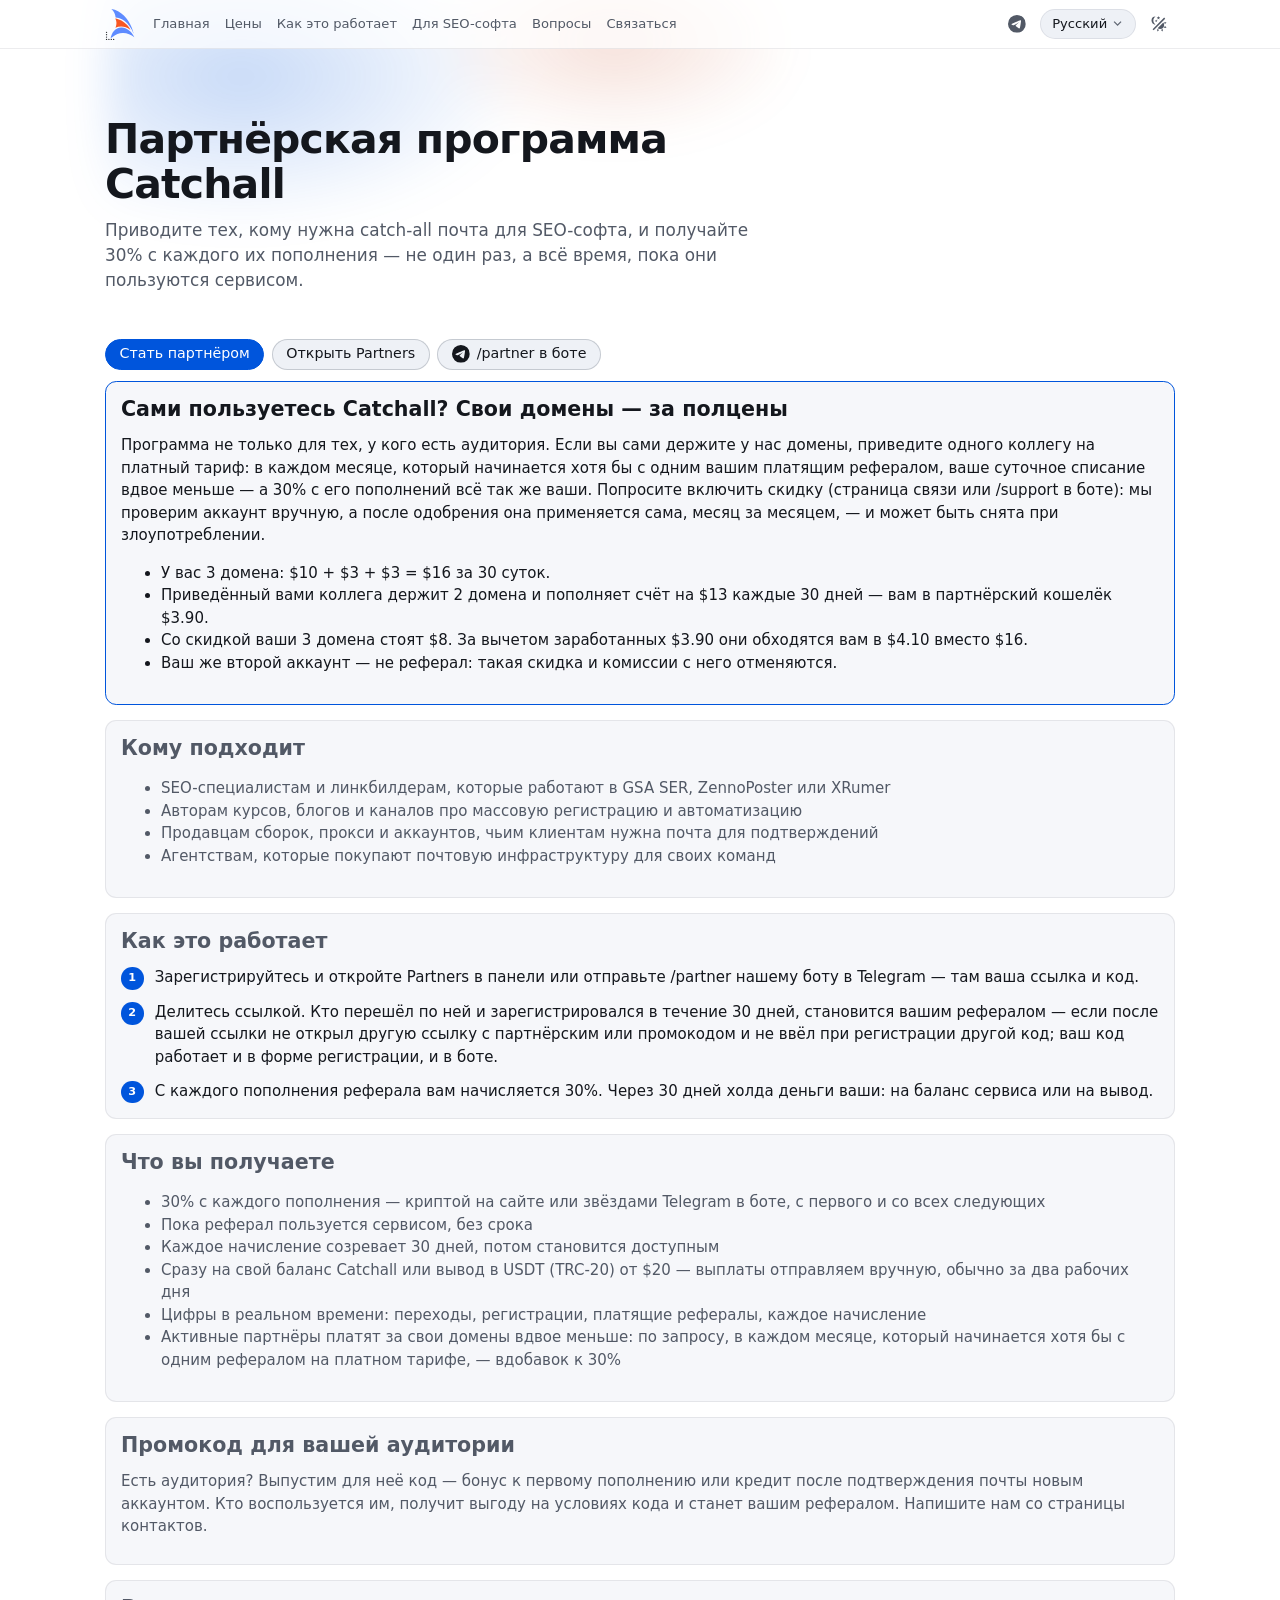
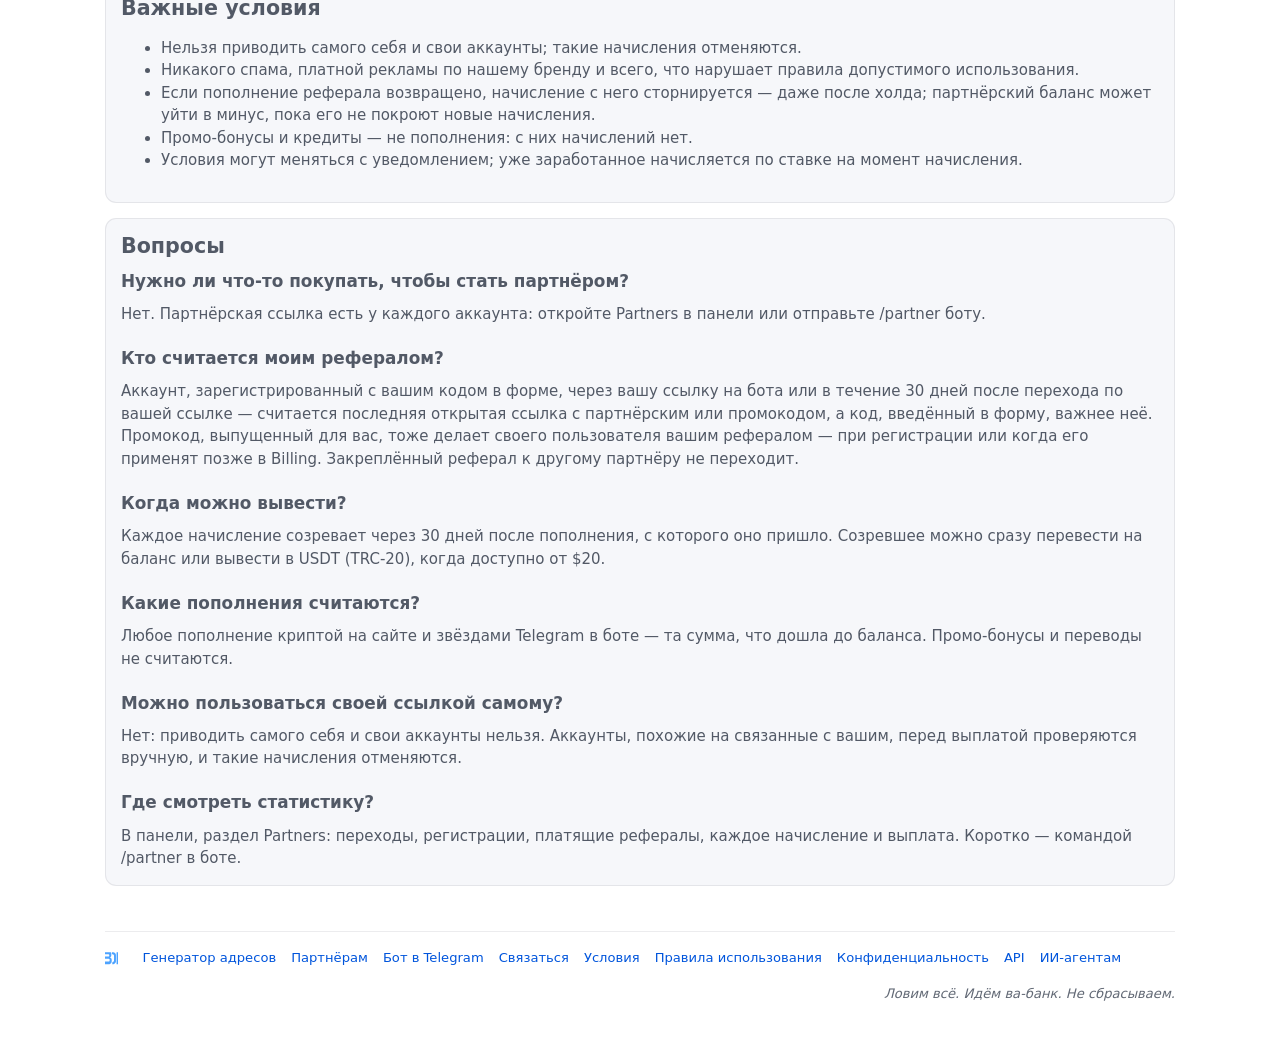
<file: partners/index.html>
<!doctype html>
<html lang="ru">
<head>
  <meta charset="utf-8">
  <meta name="viewport" content="width=device-width, initial-scale=1">
  <title>Партнёрская программа: 30% с каждого пополнения — Catchall</title>
  <meta name="description" content="30% с каждого пополнения ваших клиентов, пока они пользуются Catchall. Созревшие деньги — на баланс сервиса или вывод в USDT от $20. Для SEO и вебмастеров.">
  <link rel="canonical" href="https://ru.catchall.in/partners/">
  <link rel="alternate" hreflang="x-default" href="https://catchall.in/partners">
  <link rel="alternate" hreflang="en" href="https://catchall.in/partners">
  <link rel="alternate" hreflang="ru" href="https://ru.catchall.in/partners/">
  <link rel="alternate" hreflang="es" href="https://catchall.in/es/partners">
  <link rel="alternate" hreflang="pt-BR" href="https://catchall.in/pt/partners">
  <link rel="alternate" hreflang="tr" href="https://catchall.in/tr/partners">
  <link rel="alternate" hreflang="sr-Latn" href="https://catchall.in/sr/partners">
  <meta property="og:site_name" content="Catchall">
  <meta property="og:locale" content="ru_RU">
  <meta property="og:type" content="website">
  <meta property="og:url" content="https://ru.catchall.in/partners/">
  <meta property="og:title" content="Партнёрская программа: 30% с каждого пополнения — Catchall">
  <meta property="og:description" content="30% с каждого пополнения ваших клиентов, пока они пользуются Catchall. Созревшие деньги — на баланс сервиса или вывод в USDT от $20. Для SEO и вебмастеров.">
  <meta property="og:image" content="https://ru.catchall.in/og/ru/partners.png">
  <meta property="og:image:width" content="1200">
  <meta property="og:image:height" content="630">
  <meta name="twitter:card" content="summary_large_image">
  <link rel="icon" href="/favicon.svg" type="image/svg+xml">
  <link rel="icon" href="/favicon.ico" sizes="16x16 32x32 48x48">
  <link rel="apple-touch-icon" href="/apple-touch-icon.png">
  <meta name="theme-color" content="#0B0D12">
  <meta http-equiv="Content-Security-Policy" content="default-src 'self'; script-src 'self' 'sha256-zYDd12iFR72ogcPaOUfgF4iAfon8//iLSy+WFwXr9v0='; style-src 'self'; img-src 'self' data:; connect-src 'self'; form-action 'none'; base-uri 'none'">
  <script>try{var t=localStorage.getItem("theme");if(t==="dark"||t==="light")document.documentElement.setAttribute("data-theme",t)}catch(e){}</script>
  <link rel="stylesheet" href="/assets/boot-CYarIK4i.css">
  <script type="application/ld+json">[
{"@context":"https://schema.org","@type":"Organization","@id":"https://ru.catchall.in/#org","name":"Catchall","legalName":"301ST Ltd","url":"https://ru.catchall.in","logo":"https://ru.catchall.in/apple-touch-icon.png","address":{"@type":"PostalAddress","addressLocality":"London","addressCountry":"GB"}},
{"@context":"https://schema.org","@type":"WebSite","@id":"https://ru.catchall.in/#site","name":"Catchall","url":"https://ru.catchall.in","inLanguage":"ru","publisher":{"@id":"https://ru.catchall.in/#org"}},
{"@context":"https://schema.org","@type":"FAQPage","mainEntity":[{"@type":"Question","name":"Нужно ли что-то покупать, чтобы стать партнёром?","acceptedAnswer":{"@type":"Answer","text":"Нет. Партнёрская ссылка есть у каждого аккаунта: откройте Partners в панели или отправьте /partner боту."}},{"@type":"Question","name":"Кто считается моим рефералом?","acceptedAnswer":{"@type":"Answer","text":"Аккаунт, зарегистрированный с вашим кодом в форме, через вашу ссылку на бота или в течение 30 дней после перехода по вашей ссылке — считается последняя открытая ссылка с партнёрским или промокодом, а код, введённый в форму, важнее неё. Промокод, выпущенный для вас, тоже делает своего пользователя вашим рефералом — при регистрации или когда его применят позже в Billing. Закреплённый реферал к другому партнёру не переходит."}},{"@type":"Question","name":"Когда можно вывести?","acceptedAnswer":{"@type":"Answer","text":"Каждое начисление созревает через 30 дней после пополнения, с которого оно пришло. Созревшее можно сразу перевести на баланс или вывести в USDT (TRC-20), когда доступно от $20."}},{"@type":"Question","name":"Какие пополнения считаются?","acceptedAnswer":{"@type":"Answer","text":"Любое пополнение криптой на сайте и звёздами Telegram в боте — та сумма, что дошла до баланса. Промо-бонусы и переводы не считаются."}},{"@type":"Question","name":"Можно пользоваться своей ссылкой самому?","acceptedAnswer":{"@type":"Answer","text":"Нет: приводить самого себя и свои аккаунты нельзя. Аккаунты, похожие на связанные с вашим, перед выплатой проверяются вручную, и такие начисления отменяются."}},{"@type":"Question","name":"Где смотреть статистику?","acceptedAnswer":{"@type":"Answer","text":"В панели, раздел Partners: переходы, регистрации, платящие рефералы, каждое начисление и выплата. Коротко — командой /partner в боте."}}]}
]</script>
</head>
<body>
  <header class="site-header">
      <div class="site-header__inner">
        <a class="brand" href="/" aria-label="Catchall"><span class="icon" data-icon="brand/logo-mark"></span></a>
        <button type="button" class="btn-icon burger-button" data-mobile-menu-toggle data-icon="mono/menu" aria-expanded="false" aria-label="Меню"></button>
        <nav class="primary-nav" aria-label="Catchall"><a href="/">Главная</a><a href="/pricing/">Цены</a><a href="/how-it-works/">Как это работает</a><a href="/for-seo-tools/">Для SEO-софта</a><a href="/faq/">Вопросы</a><a href="/contact/">Связаться</a></nav>
        <div class="header-actions">
          
          <a class="btn-icon" href="https://t.me/allinmailbot" rel="noopener" data-icon="mono/telegram" aria-label="Catchall в Telegram" title="Catchall в Telegram"></a>
          <div class="dropdown lang-switcher" data-dropdown>
          <button type="button" class="btn-chip dropdown__trigger" aria-expanded="false" aria-label="Язык">
            <span class="btn-chip__label" lang="ru">Русский</span>
            <span class="btn-chip__chevron icon" data-icon="mono/chevron-down"></span>
          </button>
          <div class="dropdown__menu"><a class="lang-switcher__item" href="https://catchall.in/partners" hreflang="en" lang="en">English</a><a class="lang-switcher__item is-active" href="/partners/" hreflang="ru" lang="ru" aria-current="true">Русский</a><a class="lang-switcher__item" href="https://catchall.in/es/partners" hreflang="es" lang="es">Español</a><a class="lang-switcher__item" href="https://catchall.in/pt/partners" hreflang="pt-BR" lang="pt-BR">Português</a><a class="lang-switcher__item" href="https://catchall.in/tr/partners" hreflang="tr" lang="tr">Türkçe</a><a class="lang-switcher__item" href="https://catchall.in/sr/partners" hreflang="sr-Latn" lang="sr-Latn">Srpski</a></div>
        </div>
          <button type="button" class="btn-icon" data-theme-toggle data-icon="mono/sun" data-label-light="Переключить на светлую тему" data-label-dark="Переключить на тёмную тему" aria-label="Переключить на тёмную тему"></button>
        </div>
      </div>
    </header>

  <div class="container">
    <main>
    <section class="hero">
      <h1>Партнёрская программа Catchall</h1>
      <p>Приводите тех, кому нужна catch-all почта для SEO-софта, и получайте 30% с каждого их пополнения — не один раз, а всё время, пока они пользуются сервисом.</p>
    </section>
    <p class="actions"><a class="btn btn--primary" href="https://catchall.in/#register">Стать партнёром</a> <a class="btn" href="https://catchall.in/referral">Открыть Partners</a> <a class="btn" href="https://t.me/allinmailbot" rel="noopener"><span class="icon" data-icon="mono/telegram"></span>/partner в боте</a></p>
    <section class="card card--accent">
      <h2>Сами пользуетесь Catchall? Свои домены — за полцены</h2>
      <p>Программа не только для тех, у кого есть аудитория. Если вы сами держите у нас домены, приведите одного коллегу на платный тариф: в каждом месяце, который начинается хотя бы с одним вашим платящим рефералом, ваше суточное списание вдвое меньше — а 30% с его пополнений всё так же ваши. Попросите включить скидку (страница связи или /support в боте): мы проверим аккаунт вручную, а после одобрения она применяется сама, месяц за месяцем, — и может быть снята при злоупотреблении.</p>
      <ul>
        <li>У вас 3 домена: $10 + $3 + $3 = $16 за 30 суток.</li>
        <li>Приведённый вами коллега держит 2 домена и пополняет счёт на $13 каждые 30 дней — вам в партнёрский кошелёк $3.90.</li>
        <li>Со скидкой ваши 3 домена стоят $8. За вычетом заработанных $3.90 они обходятся вам в $4.10 вместо $16.</li>
        <li>Ваш же второй аккаунт — не реферал: такая скидка и комиссии с него отменяются.</li>
      </ul>
    </section>
    <section class="card card--muted">
      <h2>Кому подходит</h2>
      <ul>
        <li>SEO-специалистам и линкбилдерам, которые работают в GSA SER, ZennoPoster или XRumer</li>
        <li>Авторам курсов, блогов и каналов про массовую регистрацию и автоматизацию</li>
        <li>Продавцам сборок, прокси и аккаунтов, чьим клиентам нужна почта для подтверждений</li>
        <li>Агентствам, которые покупают почтовую инфраструктуру для своих команд</li>
      </ul>
    </section>
    <section class="card card--muted">
      <h2>Как это работает</h2>
      <ol class="step-list">
        <li class="step-item"><span class="step-number">1</span><span class="step-text">Зарегистрируйтесь и откройте Partners в панели или отправьте /partner нашему боту в Telegram — там ваша ссылка и код.</span></li>
        <li class="step-item"><span class="step-number">2</span><span class="step-text">Делитесь ссылкой. Кто перешёл по ней и зарегистрировался в течение 30 дней, становится вашим рефералом — если после вашей ссылки не открыл другую ссылку с партнёрским или промокодом и не ввёл при регистрации другой код; ваш код работает и в форме регистрации, и в боте.</span></li>
        <li class="step-item"><span class="step-number">3</span><span class="step-text">С каждого пополнения реферала вам начисляется 30%. Через 30 дней холда деньги ваши: на баланс сервиса или на вывод.</span></li>
      </ol>
    </section>
    <section class="card card--muted">
      <h2>Что вы получаете</h2>
      <ul>
        <li>30% с каждого пополнения — криптой на сайте или звёздами Telegram в боте, с первого и со всех следующих</li>
        <li>Пока реферал пользуется сервисом, без срока</li>
        <li>Каждое начисление созревает 30 дней, потом становится доступным</li>
        <li>Сразу на свой баланс Catchall или вывод в USDT (TRC-20) от $20 — выплаты отправляем вручную, обычно за два рабочих дня</li>
        <li>Цифры в реальном времени: переходы, регистрации, платящие рефералы, каждое начисление</li>
        <li>Активные партнёры платят за свои домены вдвое меньше: по запросу, в каждом месяце, который начинается хотя бы с одним рефералом на платном тарифе, — вдобавок к 30%</li>
      </ul>
    </section>
    <section class="card card--muted">
      <h2>Промокод для вашей аудитории</h2>
      <p>Есть аудитория? Выпустим для неё код — бонус к первому пополнению или кредит после подтверждения почты новым аккаунтом. Кто воспользуется им, получит выгоду на условиях кода и станет вашим рефералом. Напишите нам со страницы контактов.</p>
    </section>
    <section class="card card--muted">
      <h2>Важные условия</h2>
      <ul>
        <li>Нельзя приводить самого себя и свои аккаунты; такие начисления отменяются.</li>
        <li>Никакого спама, платной рекламы по нашему бренду и всего, что нарушает правила допустимого использования.</li>
        <li>Если пополнение реферала возвращено, начисление с него сторнируется — даже после холда; партнёрский баланс может уйти в минус, пока его не покроют новые начисления.</li>
        <li>Промо-бонусы и кредиты — не пополнения: с них начислений нет.</li>
        <li>Условия могут меняться с уведомлением; уже заработанное начисляется по ставке на момент начисления.</li>
      </ul>
    </section>
    <section class="card card--muted">
      <h2>Вопросы</h2>
      <div class="faq">
        <div class="faq__item">
          <h3>Нужно ли что-то покупать, чтобы стать партнёром?</h3>
          <p>Нет. Партнёрская ссылка есть у каждого аккаунта: откройте Partners в панели или отправьте /partner боту.</p>
        </div>
        <div class="faq__item">
          <h3>Кто считается моим рефералом?</h3>
          <p>Аккаунт, зарегистрированный с вашим кодом в форме, через вашу ссылку на бота или в течение 30 дней после перехода по вашей ссылке — считается последняя открытая ссылка с партнёрским или промокодом, а код, введённый в форму, важнее неё. Промокод, выпущенный для вас, тоже делает своего пользователя вашим рефералом — при регистрации или когда его применят позже в Billing. Закреплённый реферал к другому партнёру не переходит.</p>
        </div>
        <div class="faq__item">
          <h3>Когда можно вывести?</h3>
          <p>Каждое начисление созревает через 30 дней после пополнения, с которого оно пришло. Созревшее можно сразу перевести на баланс или вывести в USDT (TRC-20), когда доступно от $20.</p>
        </div>
        <div class="faq__item">
          <h3>Какие пополнения считаются?</h3>
          <p>Любое пополнение криптой на сайте и звёздами Telegram в боте — та сумма, что дошла до баланса. Промо-бонусы и переводы не считаются.</p>
        </div>
        <div class="faq__item">
          <h3>Можно пользоваться своей ссылкой самому?</h3>
          <p>Нет: приводить самого себя и свои аккаунты нельзя. Аккаунты, похожие на связанные с вашим, перед выплатой проверяются вручную, и такие начисления отменяются.</p>
        </div>
        <div class="faq__item">
          <h3>Где смотреть статистику?</h3>
          <p>В панели, раздел Partners: переходы, регистрации, платящие рефералы, каждое начисление и выплата. Коротко — командой /partner в боте.</p>
        </div>
      </div>
    </section>

    </main>
<footer class="foot"><a class="foot__brand" href="https://301.st" rel="noopener" aria-label="301ST Ltd, Лондон" title="301ST Ltd, Лондон"><span class="icon" data-icon="brand/301" aria-hidden="true"></span></a><a href="/catchall-generator/">Генератор адресов</a><a href="/partners/">Партнёрам</a><a href="/telegram/">Бот в Telegram</a><a href="/contact/">Связаться</a><a href="/terms/">Условия</a><a href="/aup/">Правила использования</a><a href="/privacy/">Конфиденциальность</a><a href="https://catchall.in/api" hreflang="en" lang="en">API</a><a href="https://catchall.in/agents" hreflang="en" lang="en">ИИ-агентам</a><span class="foot__tag">Ловим всё. Идём ва-банк. Не сбрасываем.</span></footer>
  </div>
  <script type="module" src="/assets/site-DCzYrq2o.js"></script>
</body>
</html>
</file>
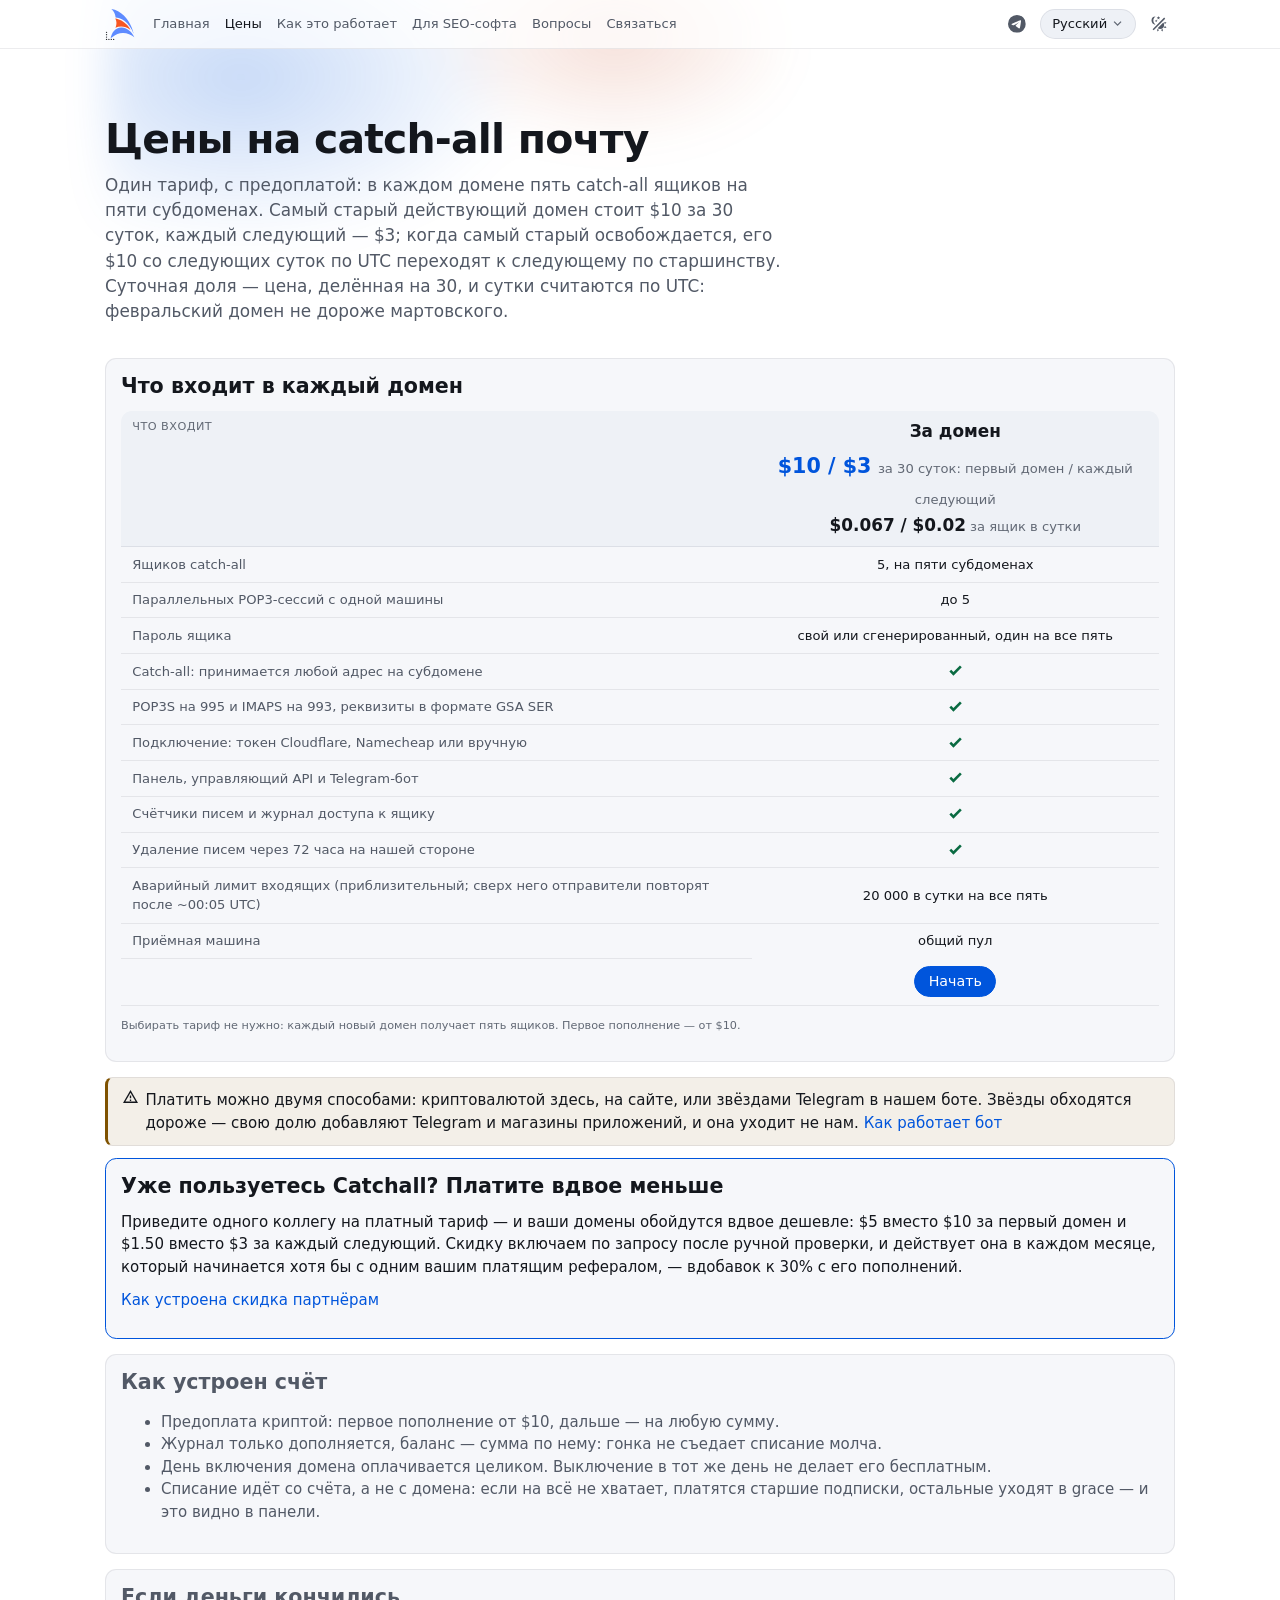
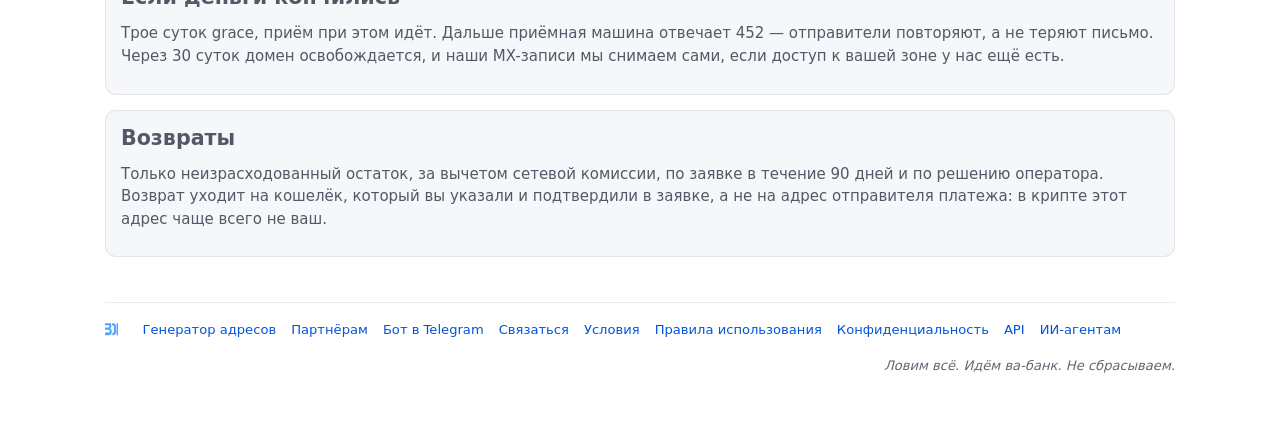
<file: pricing/index.html>
<!doctype html>
<html lang="ru">
<head>
  <meta charset="utf-8">
  <meta name="viewport" content="width=device-width, initial-scale=1">
  <title>Цены на catch-all почту: от $0.02 за ящик в сутки</title>
  <meta name="description" content="Первый домен — $10 за 30 суток, каждый следующий — $3, в каждом домене пять ящиков: от $0.02 за ящик в сутки. Предоплата, первое пополнение от $10.">
  <link rel="canonical" href="https://ru.catchall.in/pricing/">
  <link rel="alternate" hreflang="x-default" href="https://catchall.in/pricing">
  <link rel="alternate" hreflang="en" href="https://catchall.in/pricing">
  <link rel="alternate" hreflang="ru" href="https://ru.catchall.in/pricing/">
  <link rel="alternate" hreflang="es" href="https://catchall.in/es/pricing">
  <link rel="alternate" hreflang="pt-BR" href="https://catchall.in/pt/pricing">
  <link rel="alternate" hreflang="tr" href="https://catchall.in/tr/pricing">
  <link rel="alternate" hreflang="sr-Latn" href="https://catchall.in/sr/pricing">
  <meta property="og:site_name" content="Catchall">
  <meta property="og:locale" content="ru_RU">
  <meta property="og:type" content="website">
  <meta property="og:url" content="https://ru.catchall.in/pricing/">
  <meta property="og:title" content="Цены на catch-all почту: от $0.02 за ящик в сутки">
  <meta property="og:description" content="Первый домен — $10 за 30 суток, каждый следующий — $3, в каждом домене пять ящиков: от $0.02 за ящик в сутки. Предоплата, первое пополнение от $10.">
  <meta property="og:image" content="https://ru.catchall.in/og/ru/pricing.png">
  <meta property="og:image:width" content="1200">
  <meta property="og:image:height" content="630">
  <meta name="twitter:card" content="summary_large_image">
  <link rel="icon" href="/favicon.svg" type="image/svg+xml">
  <link rel="icon" href="/favicon.ico" sizes="16x16 32x32 48x48">
  <link rel="apple-touch-icon" href="/apple-touch-icon.png">
  <meta name="theme-color" content="#0B0D12">
  <meta http-equiv="Content-Security-Policy" content="default-src 'self'; script-src 'self' 'sha256-zYDd12iFR72ogcPaOUfgF4iAfon8//iLSy+WFwXr9v0='; style-src 'self'; img-src 'self' data:; connect-src 'self'; form-action 'none'; base-uri 'none'">
  <script>try{var t=localStorage.getItem("theme");if(t==="dark"||t==="light")document.documentElement.setAttribute("data-theme",t)}catch(e){}</script>
  <link rel="stylesheet" href="/assets/boot-CYarIK4i.css">
  <script type="application/ld+json">[
{"@context":"https://schema.org","@type":"Organization","@id":"https://ru.catchall.in/#org","name":"Catchall","legalName":"301ST Ltd","url":"https://ru.catchall.in","logo":"https://ru.catchall.in/apple-touch-icon.png","address":{"@type":"PostalAddress","addressLocality":"London","addressCountry":"GB"}},
{"@context":"https://schema.org","@type":"WebSite","@id":"https://ru.catchall.in/#site","name":"Catchall","url":"https://ru.catchall.in","inLanguage":"ru","publisher":{"@id":"https://ru.catchall.in/#org"}}
]</script>
</head>
<body>
  <header class="site-header">
      <div class="site-header__inner">
        <a class="brand" href="/" aria-label="Catchall"><span class="icon" data-icon="brand/logo-mark"></span></a>
        <button type="button" class="btn-icon burger-button" data-mobile-menu-toggle data-icon="mono/menu" aria-expanded="false" aria-label="Меню"></button>
        <nav class="primary-nav" aria-label="Catchall"><a href="/">Главная</a><a href="/pricing/" aria-current="page">Цены</a><a href="/how-it-works/">Как это работает</a><a href="/for-seo-tools/">Для SEO-софта</a><a href="/faq/">Вопросы</a><a href="/contact/">Связаться</a></nav>
        <div class="header-actions">
          
          <a class="btn-icon" href="https://t.me/allinmailbot" rel="noopener" data-icon="mono/telegram" aria-label="Catchall в Telegram" title="Catchall в Telegram"></a>
          <div class="dropdown lang-switcher" data-dropdown>
          <button type="button" class="btn-chip dropdown__trigger" aria-expanded="false" aria-label="Язык">
            <span class="btn-chip__label" lang="ru">Русский</span>
            <span class="btn-chip__chevron icon" data-icon="mono/chevron-down"></span>
          </button>
          <div class="dropdown__menu"><a class="lang-switcher__item" href="https://catchall.in/pricing" hreflang="en" lang="en">English</a><a class="lang-switcher__item is-active" href="/pricing/" hreflang="ru" lang="ru" aria-current="true">Русский</a><a class="lang-switcher__item" href="https://catchall.in/es/pricing" hreflang="es" lang="es">Español</a><a class="lang-switcher__item" href="https://catchall.in/pt/pricing" hreflang="pt-BR" lang="pt-BR">Português</a><a class="lang-switcher__item" href="https://catchall.in/tr/pricing" hreflang="tr" lang="tr">Türkçe</a><a class="lang-switcher__item" href="https://catchall.in/sr/pricing" hreflang="sr-Latn" lang="sr-Latn">Srpski</a></div>
        </div>
          <button type="button" class="btn-icon" data-theme-toggle data-icon="mono/sun" data-label-light="Переключить на светлую тему" data-label-dark="Переключить на тёмную тему" aria-label="Переключить на тёмную тему"></button>
        </div>
      </div>
    </header>

  <div class="container">
    <main>
    <section class="hero">
      <h1>Цены на catch-all почту</h1>
      <p>Один тариф, с предоплатой: в каждом домене пять catch-all ящиков на пяти субдоменах. Самый старый действующий домен стоит $10 за 30 суток, каждый следующий — $3; когда самый старый освобождается, его $10 со следующих суток по UTC переходят к следующему по старшинству. Суточная доля — цена, делённая на 30, и сутки считаются по UTC: февральский домен не дороже мартовского.</p>
    </section>
    <section class="card plans">
      <h2>Что входит в каждый домен</h2>
      <div class="table-wrap">
        <table class="table plans__table" role="table">
          <thead role="rowgroup"><tr role="row"><th scope="col" role="columnheader">Что входит</th><th scope="col" role="columnheader" class="plans__tier"><span class="plans__name">За домен</span><span class="price"><b>$10 / $3</b> <small>за 30 суток: первый домен / каждый следующий</small></span><span class="plans__daily"><b>$0.067 / $0.02</b> <small>за ящик в сутки</small></span></th></tr></thead>
          <tbody role="rowgroup">
            <tr role="row"><th scope="row" role="rowheader">Ящиков catch-all</th><td role="cell">5, на пяти субдоменах</td></tr>
            <tr role="row"><th scope="row" role="rowheader">Параллельных POP3-сессий с одной машины</th><td role="cell">до 5</td></tr>
            <tr role="row"><th scope="row" role="rowheader">Пароль ящика</th><td role="cell">свой или сгенерированный, один на все пять</td></tr>
            <tr role="row"><th scope="row" role="rowheader">Catch-all: принимается любой адрес на субдомене</th><td role="cell"><span class="icon plans__yes" data-icon="mono/check" role="img" aria-label="Входит"></span></td></tr>
            <tr role="row"><th scope="row" role="rowheader">POP3S на 995 и IMAPS на 993, реквизиты в формате GSA SER</th><td role="cell"><span class="icon plans__yes" data-icon="mono/check" role="img" aria-label="Входит"></span></td></tr>
            <tr role="row"><th scope="row" role="rowheader">Подключение: токен Cloudflare, Namecheap или вручную</th><td role="cell"><span class="icon plans__yes" data-icon="mono/check" role="img" aria-label="Входит"></span></td></tr>
            <tr role="row"><th scope="row" role="rowheader">Панель, управляющий API и Telegram-бот</th><td role="cell"><span class="icon plans__yes" data-icon="mono/check" role="img" aria-label="Входит"></span></td></tr>
            <tr role="row"><th scope="row" role="rowheader">Счётчики писем и журнал доступа к ящику</th><td role="cell"><span class="icon plans__yes" data-icon="mono/check" role="img" aria-label="Входит"></span></td></tr>
            <tr role="row"><th scope="row" role="rowheader">Удаление писем через 72 часа на нашей стороне</th><td role="cell"><span class="icon plans__yes" data-icon="mono/check" role="img" aria-label="Входит"></span></td></tr>
            <tr role="row"><th scope="row" role="rowheader">Аварийный лимит входящих (приблизительный; сверх него отправители повторят после ~00:05 UTC)</th><td role="cell">20 000 в сутки на все пять</td></tr>
            <tr role="row"><th scope="row" role="rowheader">Приёмная машина</th><td role="cell">общий пул</td></tr>
          </tbody>
          <tfoot role="rowgroup"><tr role="row"><td role="cell"></td><td role="cell"><a class="btn btn--primary" href="https://catchall.in/#register" data-plan-cta>Начать</a></td></tr></tfoot>
        </table>
      </div>
      <p class="field__hint">Выбирать тариф не нужно: каждый новый домен получает пять ящиков. Первое пополнение — от $10.</p>
    </section>
    <div class="banner banner--warn"><span class="icon" data-icon="mono/alert-triangle"></span><div>Платить можно двумя способами: криптовалютой здесь, на сайте, или звёздами Telegram в нашем боте. Звёзды обходятся дороже — свою долю добавляют Telegram и магазины приложений, и она уходит не нам. <a href="/telegram/">Как работает бот</a></div></div>
    <section class="card card--accent">
      <h2>Уже пользуетесь Catchall? Платите вдвое меньше</h2>
      <p>Приведите одного коллегу на платный тариф — и ваши домены обойдутся вдвое дешевле: $5 вместо $10 за первый домен и $1.50 вместо $3 за каждый следующий. Скидку включаем по запросу после ручной проверки, и действует она в каждом месяце, который начинается хотя бы с одним вашим платящим рефералом, — вдобавок к 30% с его пополнений.</p>
      <p><a href="/partners/">Как устроена скидка партнёрам</a></p>
    </section>
    <section class="card card--muted">
      <h2>Как устроен счёт</h2>
      <ul>
        <li>Предоплата криптой: первое пополнение от $10, дальше — на любую сумму.</li>
        <li>Журнал только дополняется, баланс — сумма по нему: гонка не съедает списание молча.</li>
        <li>День включения домена оплачивается целиком. Выключение в тот же день не делает его бесплатным.</li>
        <li>Списание идёт со счёта, а не с домена: если на всё не хватает, платятся старшие подписки, остальные уходят в grace — и это видно в панели.</li>
      </ul>
    </section>
    <section class="card card--muted">
      <h2>Если деньги кончились</h2>
      <p>Трое суток grace, приём при этом идёт. Дальше приёмная машина отвечает 452 — отправители повторяют, а не теряют письмо. Через 30 суток домен освобождается, и наши MX-записи мы снимаем сами, если доступ к вашей зоне у нас ещё есть.</p>
    </section>
    <section class="card card--muted">
      <h2>Возвраты</h2>
      <p>Только неизрасходованный остаток, за вычетом сетевой комиссии, по заявке в течение 90 дней и по решению оператора. Возврат уходит на кошелёк, который вы указали и подтвердили в заявке, а не на адрес отправителя платежа: в крипте этот адрес чаще всего не ваш.</p>
    </section>

    </main>
<footer class="foot"><a class="foot__brand" href="https://301.st" rel="noopener" aria-label="301ST Ltd, Лондон" title="301ST Ltd, Лондон"><span class="icon" data-icon="brand/301" aria-hidden="true"></span></a><a href="/catchall-generator/">Генератор адресов</a><a href="/partners/">Партнёрам</a><a href="/telegram/">Бот в Telegram</a><a href="/contact/">Связаться</a><a href="/terms/">Условия</a><a href="/aup/">Правила использования</a><a href="/privacy/">Конфиденциальность</a><a href="https://catchall.in/api" hreflang="en" lang="en">API</a><a href="https://catchall.in/agents" hreflang="en" lang="en">ИИ-агентам</a><span class="foot__tag">Ловим всё. Идём ва-банк. Не сбрасываем.</span></footer>
  </div>
  <script type="module" src="/assets/site-DCzYrq2o.js"></script>
</body>
</html>
</file>
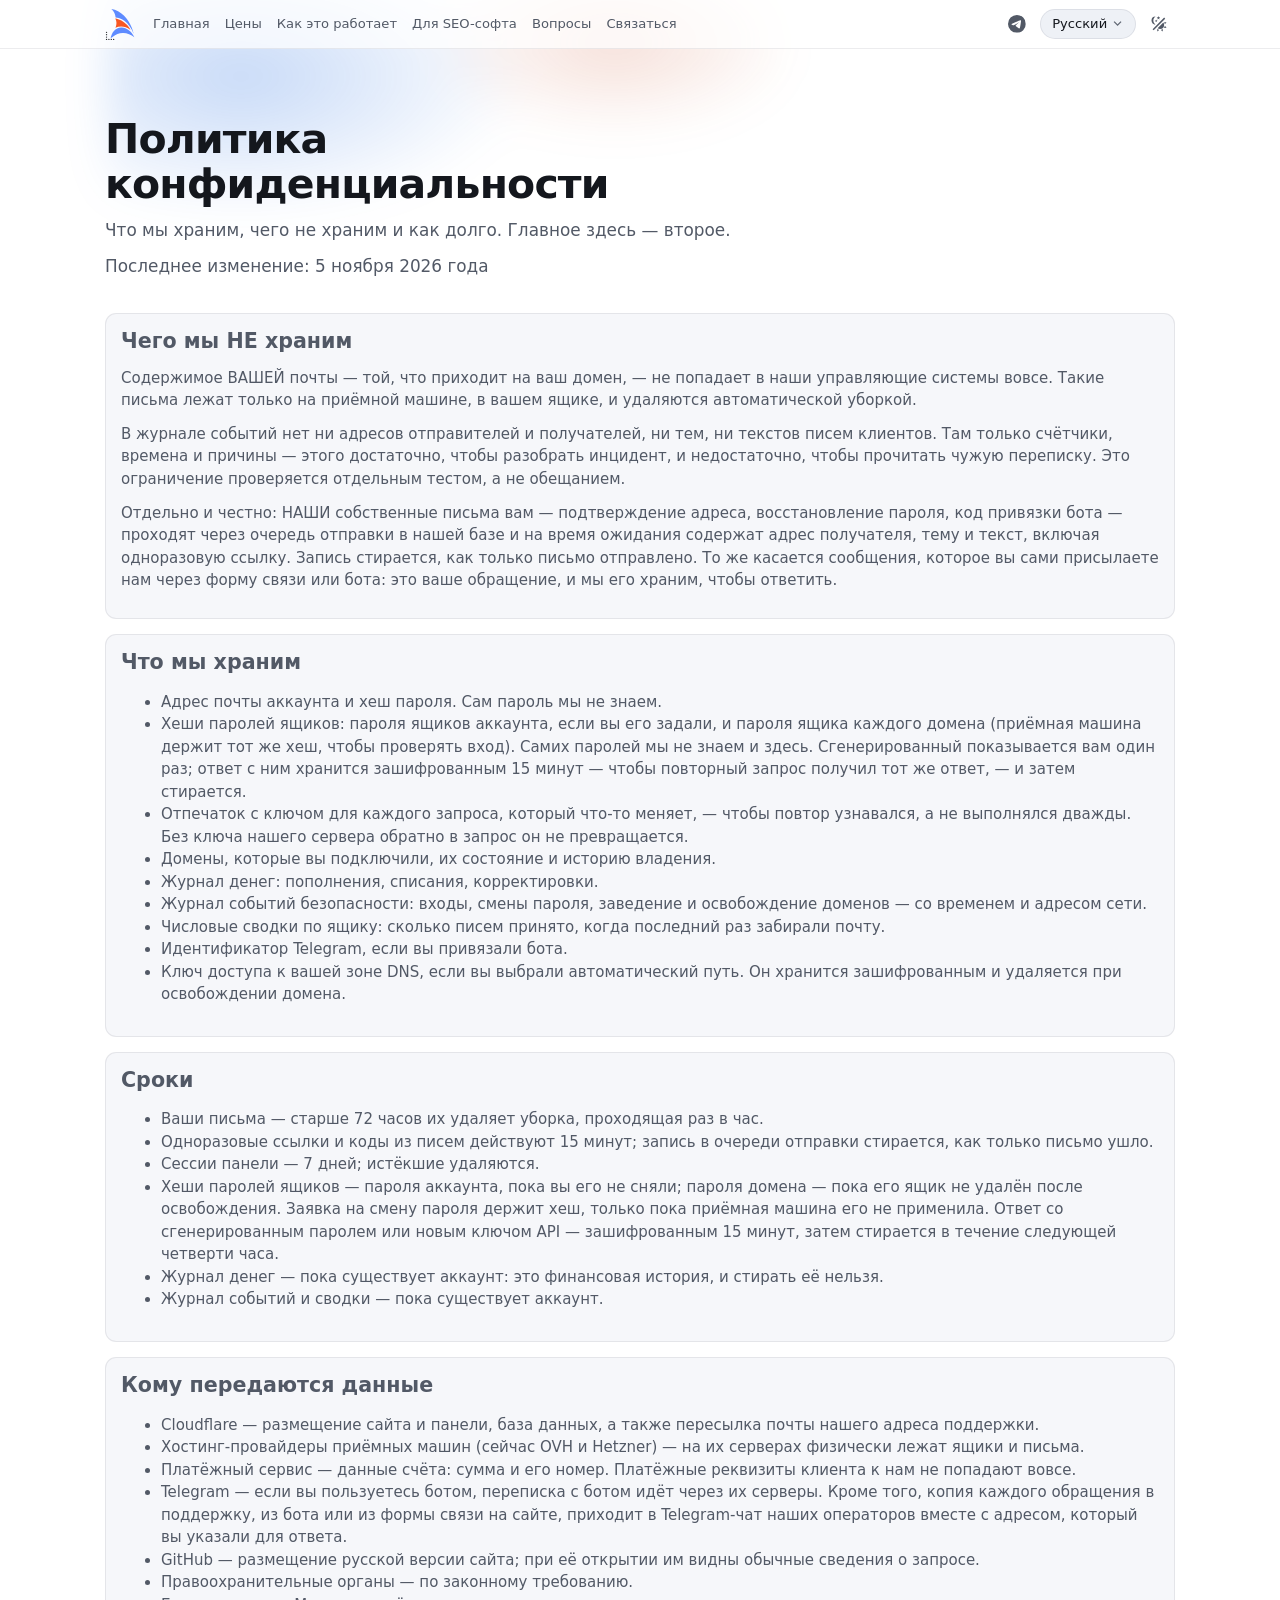
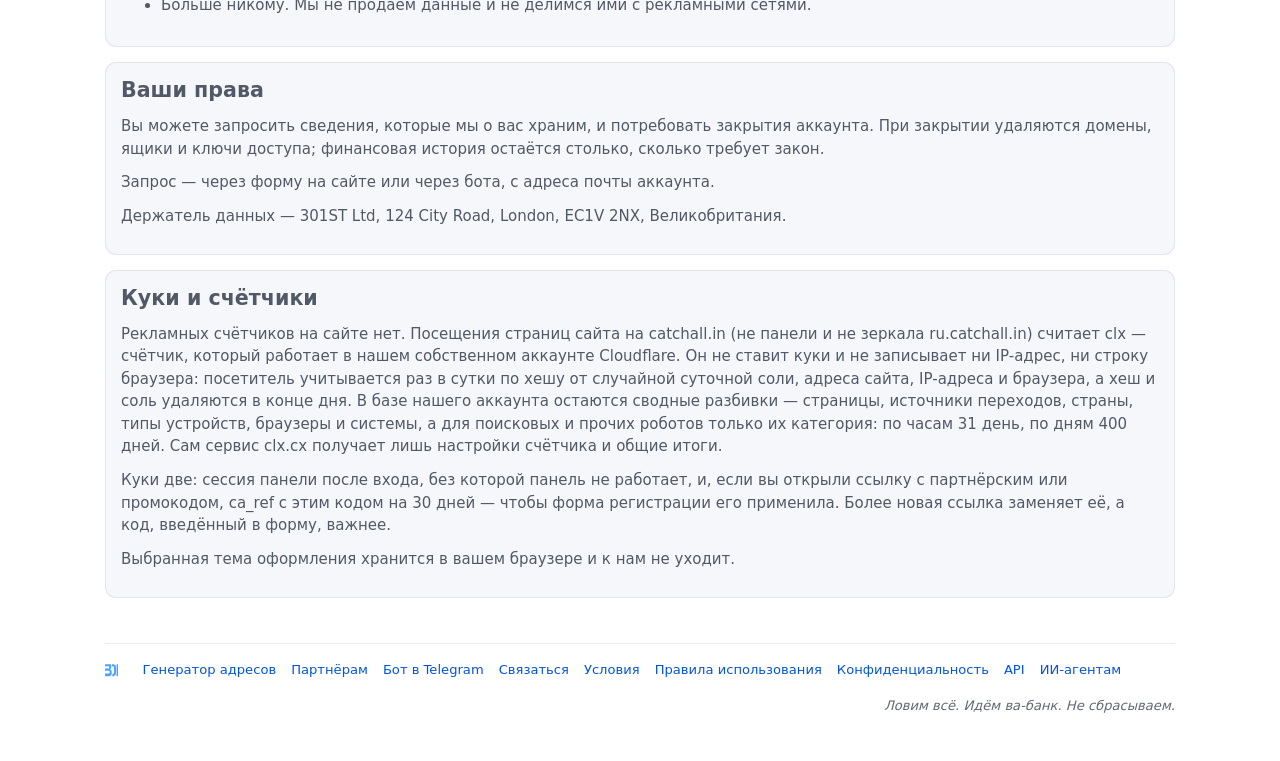
<file: privacy/index.html>
<!doctype html>
<html lang="ru">
<head>
  <meta charset="utf-8">
  <meta name="viewport" content="width=device-width, initial-scale=1">
  <title>Политика конфиденциальности — Catchall</title>
  <meta name="description" content="Что Catchall хранит и чего не хранит: содержимое писем в наши системы не попадает, журнал держит только счётчики и время. Сроки хранения и права клиента.">
  <link rel="canonical" href="https://ru.catchall.in/privacy/">
  <link rel="alternate" hreflang="x-default" href="https://catchall.in/privacy">
  <link rel="alternate" hreflang="en" href="https://catchall.in/privacy">
  <link rel="alternate" hreflang="ru" href="https://ru.catchall.in/privacy/">
  <meta property="og:site_name" content="Catchall">
  <meta property="og:locale" content="ru_RU">
  <meta property="og:type" content="website">
  <meta property="og:url" content="https://ru.catchall.in/privacy/">
  <meta property="og:title" content="Политика конфиденциальности — Catchall">
  <meta property="og:description" content="Что Catchall хранит и чего не хранит: содержимое писем в наши системы не попадает, журнал держит только счётчики и время. Сроки хранения и права клиента.">
  <meta property="og:image" content="https://ru.catchall.in/og/ru/privacy.png">
  <meta property="og:image:width" content="1200">
  <meta property="og:image:height" content="630">
  <meta name="twitter:card" content="summary_large_image">
  <link rel="icon" href="/favicon.svg" type="image/svg+xml">
  <link rel="icon" href="/favicon.ico" sizes="16x16 32x32 48x48">
  <link rel="apple-touch-icon" href="/apple-touch-icon.png">
  <meta name="theme-color" content="#0B0D12">
  <meta http-equiv="Content-Security-Policy" content="default-src 'self'; script-src 'self' 'sha256-zYDd12iFR72ogcPaOUfgF4iAfon8//iLSy+WFwXr9v0='; style-src 'self'; img-src 'self' data:; connect-src 'self'; form-action 'none'; base-uri 'none'">
  <script>try{var t=localStorage.getItem("theme");if(t==="dark"||t==="light")document.documentElement.setAttribute("data-theme",t)}catch(e){}</script>
  <link rel="stylesheet" href="/assets/boot-CYarIK4i.css">
  <script type="application/ld+json">[
{"@context":"https://schema.org","@type":"Organization","@id":"https://ru.catchall.in/#org","name":"Catchall","legalName":"301ST Ltd","url":"https://ru.catchall.in","logo":"https://ru.catchall.in/apple-touch-icon.png","address":{"@type":"PostalAddress","addressLocality":"London","addressCountry":"GB"}},
{"@context":"https://schema.org","@type":"WebSite","@id":"https://ru.catchall.in/#site","name":"Catchall","url":"https://ru.catchall.in","inLanguage":"ru","publisher":{"@id":"https://ru.catchall.in/#org"}}
]</script>
</head>
<body>
  <header class="site-header">
      <div class="site-header__inner">
        <a class="brand" href="/" aria-label="Catchall"><span class="icon" data-icon="brand/logo-mark"></span></a>
        <button type="button" class="btn-icon burger-button" data-mobile-menu-toggle data-icon="mono/menu" aria-expanded="false" aria-label="Меню"></button>
        <nav class="primary-nav" aria-label="Catchall"><a href="/">Главная</a><a href="/pricing/">Цены</a><a href="/how-it-works/">Как это работает</a><a href="/for-seo-tools/">Для SEO-софта</a><a href="/faq/">Вопросы</a><a href="/contact/">Связаться</a></nav>
        <div class="header-actions">
          
          <a class="btn-icon" href="https://t.me/allinmailbot" rel="noopener" data-icon="mono/telegram" aria-label="Catchall в Telegram" title="Catchall в Telegram"></a>
          <div class="dropdown lang-switcher" data-dropdown>
          <button type="button" class="btn-chip dropdown__trigger" aria-expanded="false" aria-label="Язык">
            <span class="btn-chip__label" lang="ru">Русский</span>
            <span class="btn-chip__chevron icon" data-icon="mono/chevron-down"></span>
          </button>
          <div class="dropdown__menu"><a class="lang-switcher__item" href="https://catchall.in/privacy" hreflang="en" lang="en">English</a><a class="lang-switcher__item is-active" href="/privacy/" hreflang="ru" lang="ru" aria-current="true">Русский</a></div>
        </div>
          <button type="button" class="btn-icon" data-theme-toggle data-icon="mono/sun" data-label-light="Переключить на светлую тему" data-label-dark="Переключить на тёмную тему" aria-label="Переключить на тёмную тему"></button>
        </div>
      </div>
    </header>

  <div class="container">
    <main>
    <section class="hero">
      <h1>Политика конфиденциальности</h1>
      <p>Что мы храним, чего не храним и как долго. Главное здесь — второе.</p>
      <p class="field__hint">Последнее изменение: 5 ноября 2026 года</p>
    </section>
    <section class="card card--muted">
      <h2>Чего мы НЕ храним</h2>
      <p>Содержимое ВАШЕЙ почты — той, что приходит на ваш домен, — не попадает в наши управляющие системы вовсе. Такие письма лежат только на приёмной машине, в вашем ящике, и удаляются автоматической уборкой.</p>
      <p>В журнале событий нет ни адресов отправителей и получателей, ни тем, ни текстов писем клиентов. Там только счётчики, времена и причины — этого достаточно, чтобы разобрать инцидент, и недостаточно, чтобы прочитать чужую переписку. Это ограничение проверяется отдельным тестом, а не обещанием.</p>
      <p>Отдельно и честно: НАШИ собственные письма вам — подтверждение адреса, восстановление пароля, код привязки бота — проходят через очередь отправки в нашей базе и на время ожидания содержат адрес получателя, тему и текст, включая одноразовую ссылку. Запись стирается, как только письмо отправлено. То же касается сообщения, которое вы сами присылаете нам через форму связи или бота: это ваше обращение, и мы его храним, чтобы ответить.</p>
    </section>
    <section class="card card--muted">
      <h2>Что мы храним</h2>
      <ul>
        <li>Адрес почты аккаунта и хеш пароля. Сам пароль мы не знаем.</li>
        <li>Хеши паролей ящиков: пароля ящиков аккаунта, если вы его задали, и пароля ящика каждого домена (приёмная машина держит тот же хеш, чтобы проверять вход). Самих паролей мы не знаем и здесь. Сгенерированный показывается вам один раз; ответ с ним хранится зашифрованным 15 минут — чтобы повторный запрос получил тот же ответ, — и затем стирается.</li>
        <li>Отпечаток с ключом для каждого запроса, который что-то меняет, — чтобы повтор узнавался, а не выполнялся дважды. Без ключа нашего сервера обратно в запрос он не превращается.</li>
        <li>Домены, которые вы подключили, их состояние и историю владения.</li>
        <li>Журнал денег: пополнения, списания, корректировки.</li>
        <li>Журнал событий безопасности: входы, смены пароля, заведение и освобождение доменов — со временем и адресом сети.</li>
        <li>Числовые сводки по ящику: сколько писем принято, когда последний раз забирали почту.</li>
        <li>Идентификатор Telegram, если вы привязали бота.</li>
        <li>Ключ доступа к вашей зоне DNS, если вы выбрали автоматический путь. Он хранится зашифрованным и удаляется при освобождении домена.</li>
      </ul>
    </section>
    <section class="card card--muted">
      <h2>Сроки</h2>
      <ul>
        <li>Ваши письма — старше 72 часов их удаляет уборка, проходящая раз в час.</li>
        <li>Одноразовые ссылки и коды из писем действуют 15 минут; запись в очереди отправки стирается, как только письмо ушло.</li>
        <li>Сессии панели — 7 дней; истёкшие удаляются.</li>
        <li>Хеши паролей ящиков — пароля аккаунта, пока вы его не сняли; пароля домена — пока его ящик не удалён после освобождения. Заявка на смену пароля держит хеш, только пока приёмная машина его не применила. Ответ со сгенерированным паролем или новым ключом API — зашифрованным 15 минут, затем стирается в течение следующей четверти часа.</li>
        <li>Журнал денег — пока существует аккаунт: это финансовая история, и стирать её нельзя.</li>
        <li>Журнал событий и сводки — пока существует аккаунт.</li>
      </ul>
    </section>
    <section class="card card--muted">
      <h2>Кому передаются данные</h2>
      <ul>
        <li>Cloudflare — размещение сайта и панели, база данных, а также пересылка почты нашего адреса поддержки.</li>
        <li>Хостинг-провайдеры приёмных машин (сейчас OVH и Hetzner) — на их серверах физически лежат ящики и письма.</li>
        <li>Платёжный сервис — данные счёта: сумма и его номер. Платёжные реквизиты клиента к нам не попадают вовсе.</li>
        <li>Telegram — если вы пользуетесь ботом, переписка с ботом идёт через их серверы. Кроме того, копия каждого обращения в поддержку, из бота или из формы связи на сайте, приходит в Telegram-чат наших операторов вместе с адресом, который вы указали для ответа.</li>
        <li>GitHub — размещение русской версии сайта; при её открытии им видны обычные сведения о запросе.</li>
        <li>Правоохранительные органы — по законному требованию.</li>
        <li>Больше никому. Мы не продаём данные и не делимся ими с рекламными сетями.</li>
      </ul>
    </section>
    <section class="card card--muted">
      <h2>Ваши права</h2>
      <p>Вы можете запросить сведения, которые мы о вас храним, и потребовать закрытия аккаунта. При закрытии удаляются домены, ящики и ключи доступа; финансовая история остаётся столько, сколько требует закон.</p>
      <p>Запрос — через форму на сайте или через бота, с адреса почты аккаунта.</p>
      <p>Держатель данных — 301ST Ltd, 124 City Road, London, EC1V 2NX, Великобритания.</p>
    </section>
    <section class="card card--muted">
      <h2>Куки и счётчики</h2>
      <p>Рекламных счётчиков на сайте нет. Посещения страниц сайта на catchall.in (не панели и не зеркала ru.catchall.in) считает clx — счётчик, который работает в нашем собственном аккаунте Cloudflare. Он не ставит куки и не записывает ни IP-адрес, ни строку браузера: посетитель учитывается раз в сутки по хешу от случайной суточной соли, адреса сайта, IP-адреса и браузера, а хеш и соль удаляются в конце дня. В базе нашего аккаунта остаются сводные разбивки — страницы, источники переходов, страны, типы устройств, браузеры и системы, а для поисковых и прочих роботов только их категория: по часам 31 день, по дням 400 дней. Сам сервис clx.cx получает лишь настройки счётчика и общие итоги.</p>
      <p>Куки две: сессия панели после входа, без которой панель не работает, и, если вы открыли ссылку с партнёрским или промокодом, ca_ref с этим кодом на 30 дней — чтобы форма регистрации его применила. Более новая ссылка заменяет её, а код, введённый в форму, важнее.</p>
      <p>Выбранная тема оформления хранится в вашем браузере и к нам не уходит.</p>
    </section>

    </main>
<footer class="foot"><a class="foot__brand" href="https://301.st" rel="noopener" aria-label="301ST Ltd, Лондон" title="301ST Ltd, Лондон"><span class="icon" data-icon="brand/301" aria-hidden="true"></span></a><a href="/catchall-generator/">Генератор адресов</a><a href="/partners/">Партнёрам</a><a href="/telegram/">Бот в Telegram</a><a href="/contact/">Связаться</a><a href="/terms/">Условия</a><a href="/aup/">Правила использования</a><a href="/privacy/">Конфиденциальность</a><a href="https://catchall.in/api" hreflang="en" lang="en">API</a><a href="https://catchall.in/agents" hreflang="en" lang="en">ИИ-агентам</a><span class="foot__tag">Ловим всё. Идём ва-банк. Не сбрасываем.</span></footer>
  </div>
  <script type="module" src="/assets/site-DCzYrq2o.js"></script>
</body>
</html>
</file>
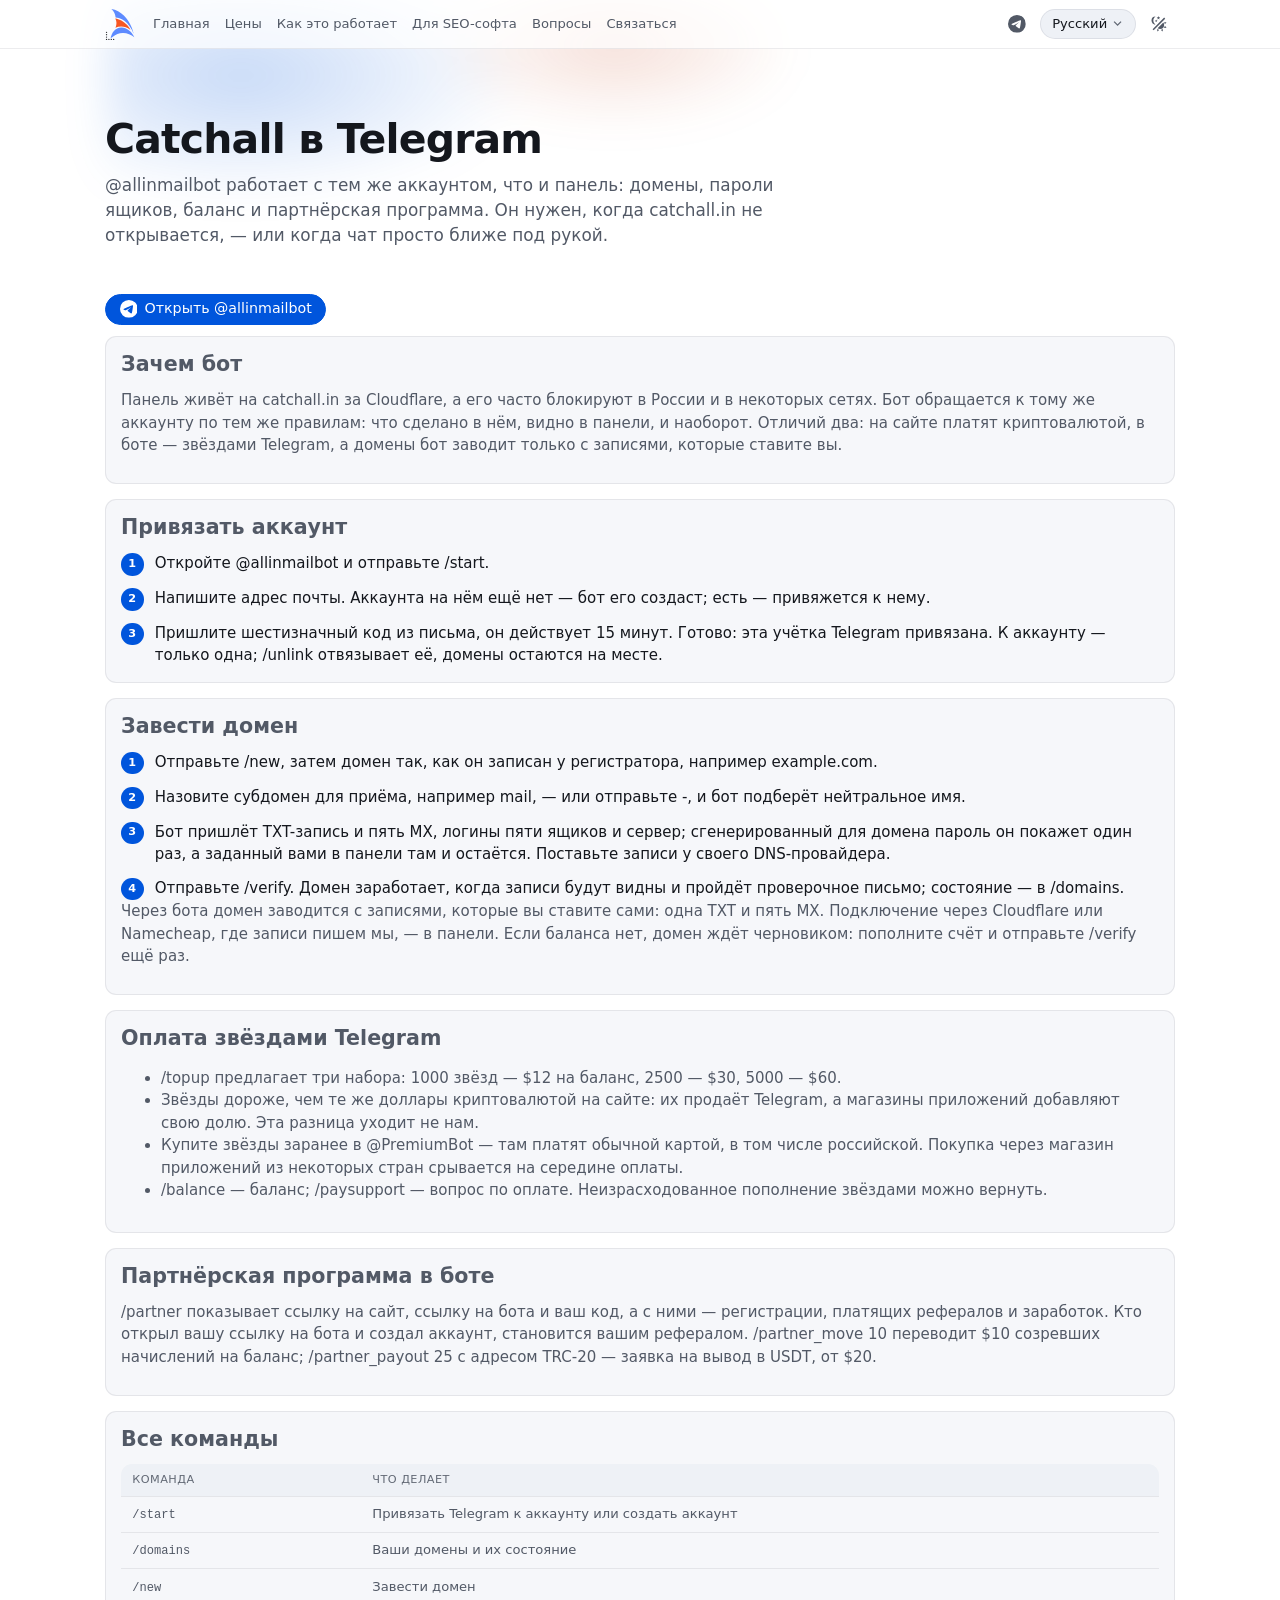
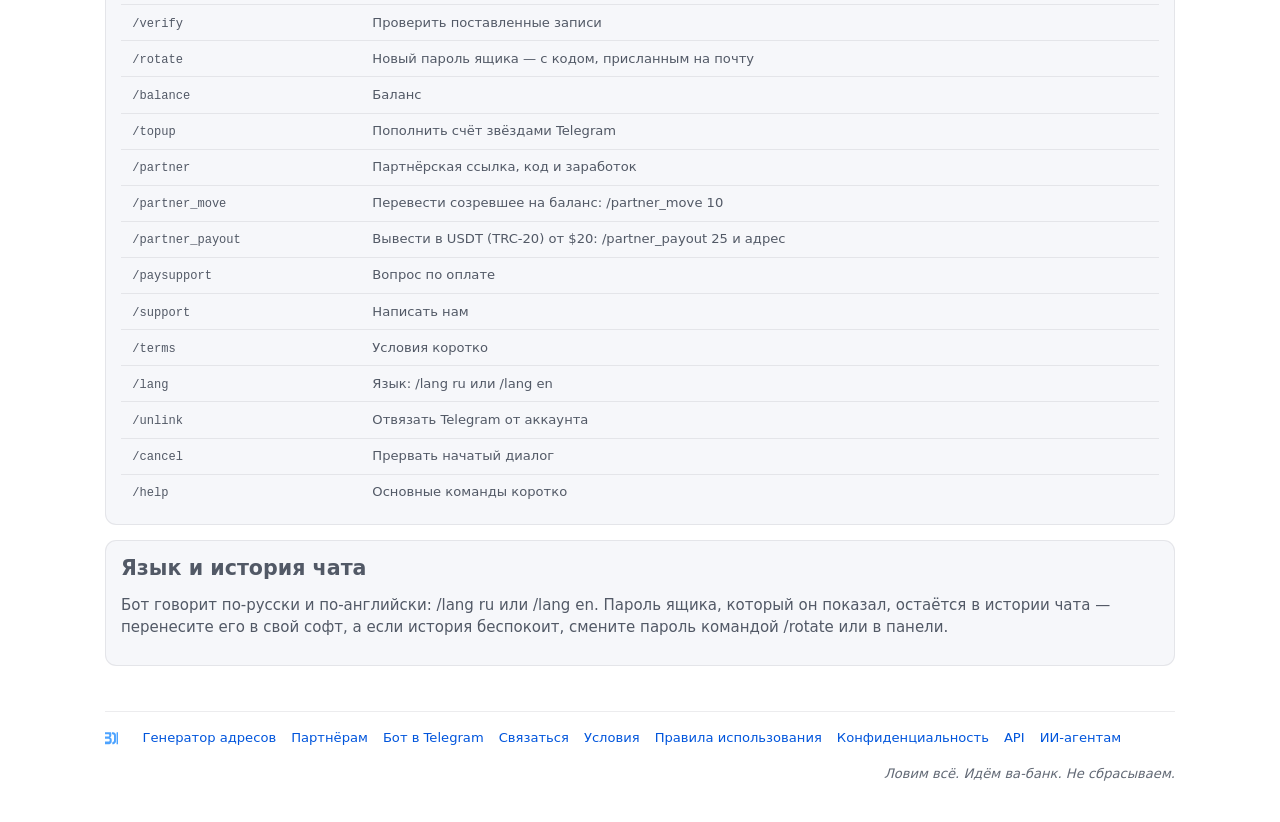
<file: telegram/index.html>
<!doctype html>
<html lang="ru">
<head>
  <meta charset="utf-8">
  <meta name="viewport" content="width=device-width, initial-scale=1">
  <title>Бот Catchall в Telegram: домены, баланс и звёзды</title>
  <meta name="description" content="Catchall из Telegram: привязка аккаунта кодом из письма, заведение домена и проверка записей, пополнение звёздами и партнёрская ссылка — без панели.">
  <link rel="canonical" href="https://ru.catchall.in/telegram/">
  <link rel="alternate" hreflang="x-default" href="https://catchall.in/telegram">
  <link rel="alternate" hreflang="en" href="https://catchall.in/telegram">
  <link rel="alternate" hreflang="ru" href="https://ru.catchall.in/telegram/">
  <link rel="alternate" hreflang="es" href="https://catchall.in/es/telegram">
  <link rel="alternate" hreflang="pt-BR" href="https://catchall.in/pt/telegram">
  <link rel="alternate" hreflang="tr" href="https://catchall.in/tr/telegram">
  <link rel="alternate" hreflang="sr-Latn" href="https://catchall.in/sr/telegram">
  <meta property="og:site_name" content="Catchall">
  <meta property="og:locale" content="ru_RU">
  <meta property="og:type" content="website">
  <meta property="og:url" content="https://ru.catchall.in/telegram/">
  <meta property="og:title" content="Бот Catchall в Telegram: домены, баланс и звёзды">
  <meta property="og:description" content="Catchall из Telegram: привязка аккаунта кодом из письма, заведение домена и проверка записей, пополнение звёздами и партнёрская ссылка — без панели.">
  <meta property="og:image" content="https://ru.catchall.in/og/ru/telegram.png">
  <meta property="og:image:width" content="1200">
  <meta property="og:image:height" content="630">
  <meta name="twitter:card" content="summary_large_image">
  <link rel="icon" href="/favicon.svg" type="image/svg+xml">
  <link rel="icon" href="/favicon.ico" sizes="16x16 32x32 48x48">
  <link rel="apple-touch-icon" href="/apple-touch-icon.png">
  <meta name="theme-color" content="#0B0D12">
  <meta http-equiv="Content-Security-Policy" content="default-src 'self'; script-src 'self' 'sha256-zYDd12iFR72ogcPaOUfgF4iAfon8//iLSy+WFwXr9v0='; style-src 'self'; img-src 'self' data:; connect-src 'self'; form-action 'none'; base-uri 'none'">
  <script>try{var t=localStorage.getItem("theme");if(t==="dark"||t==="light")document.documentElement.setAttribute("data-theme",t)}catch(e){}</script>
  <link rel="stylesheet" href="/assets/boot-CYarIK4i.css">
  <script type="application/ld+json">[
{"@context":"https://schema.org","@type":"Organization","@id":"https://ru.catchall.in/#org","name":"Catchall","legalName":"301ST Ltd","url":"https://ru.catchall.in","logo":"https://ru.catchall.in/apple-touch-icon.png","address":{"@type":"PostalAddress","addressLocality":"London","addressCountry":"GB"}},
{"@context":"https://schema.org","@type":"WebSite","@id":"https://ru.catchall.in/#site","name":"Catchall","url":"https://ru.catchall.in","inLanguage":"ru","publisher":{"@id":"https://ru.catchall.in/#org"}}
]</script>
</head>
<body>
  <header class="site-header">
      <div class="site-header__inner">
        <a class="brand" href="/" aria-label="Catchall"><span class="icon" data-icon="brand/logo-mark"></span></a>
        <button type="button" class="btn-icon burger-button" data-mobile-menu-toggle data-icon="mono/menu" aria-expanded="false" aria-label="Меню"></button>
        <nav class="primary-nav" aria-label="Catchall"><a href="/">Главная</a><a href="/pricing/">Цены</a><a href="/how-it-works/">Как это работает</a><a href="/for-seo-tools/">Для SEO-софта</a><a href="/faq/">Вопросы</a><a href="/contact/">Связаться</a></nav>
        <div class="header-actions">
          
          <a class="btn-icon" href="https://t.me/allinmailbot" rel="noopener" data-icon="mono/telegram" aria-label="Catchall в Telegram" title="Catchall в Telegram"></a>
          <div class="dropdown lang-switcher" data-dropdown>
          <button type="button" class="btn-chip dropdown__trigger" aria-expanded="false" aria-label="Язык">
            <span class="btn-chip__label" lang="ru">Русский</span>
            <span class="btn-chip__chevron icon" data-icon="mono/chevron-down"></span>
          </button>
          <div class="dropdown__menu"><a class="lang-switcher__item" href="https://catchall.in/telegram" hreflang="en" lang="en">English</a><a class="lang-switcher__item is-active" href="/telegram/" hreflang="ru" lang="ru" aria-current="true">Русский</a><a class="lang-switcher__item" href="https://catchall.in/es/telegram" hreflang="es" lang="es">Español</a><a class="lang-switcher__item" href="https://catchall.in/pt/telegram" hreflang="pt-BR" lang="pt-BR">Português</a><a class="lang-switcher__item" href="https://catchall.in/tr/telegram" hreflang="tr" lang="tr">Türkçe</a><a class="lang-switcher__item" href="https://catchall.in/sr/telegram" hreflang="sr-Latn" lang="sr-Latn">Srpski</a></div>
        </div>
          <button type="button" class="btn-icon" data-theme-toggle data-icon="mono/sun" data-label-light="Переключить на светлую тему" data-label-dark="Переключить на тёмную тему" aria-label="Переключить на тёмную тему"></button>
        </div>
      </div>
    </header>

  <div class="container">
    <main>
    <section class="hero">
      <h1>Catchall в Telegram</h1>
      <p>@allinmailbot работает с тем же аккаунтом, что и панель: домены, пароли ящиков, баланс и партнёрская программа. Он нужен, когда catchall.in не открывается, — или когда чат просто ближе под рукой.</p>
    </section>
    <p class="actions"><a class="btn btn--primary" href="https://t.me/allinmailbot" rel="noopener"><span class="icon" data-icon="mono/telegram"></span>Открыть @allinmailbot</a></p>
    <section class="card card--muted">
      <h2>Зачем бот</h2>
      <p>Панель живёт на catchall.in за Cloudflare, а его часто блокируют в России и в некоторых сетях. Бот обращается к тому же аккаунту по тем же правилам: что сделано в нём, видно в панели, и наоборот. Отличий два: на сайте платят криптовалютой, в боте — звёздами Telegram, а домены бот заводит только с записями, которые ставите вы.</p>
    </section>
    <section class="card card--muted">
      <h2>Привязать аккаунт</h2>
      <ol class="step-list">
        <li class="step-item"><span class="step-number">1</span><span class="step-text">Откройте @allinmailbot и отправьте /start.</span></li>
        <li class="step-item"><span class="step-number">2</span><span class="step-text">Напишите адрес почты. Аккаунта на нём ещё нет — бот его создаст; есть — привяжется к нему.</span></li>
        <li class="step-item"><span class="step-number">3</span><span class="step-text">Пришлите шестизначный код из письма, он действует 15 минут. Готово: эта учётка Telegram привязана. К аккаунту — только одна; /unlink отвязывает её, домены остаются на месте.</span></li>
      </ol>
    </section>
    <section class="card card--muted">
      <h2>Завести домен</h2>
      <ol class="step-list">
        <li class="step-item"><span class="step-number">1</span><span class="step-text">Отправьте /new, затем домен так, как он записан у регистратора, например example.com.</span></li>
        <li class="step-item"><span class="step-number">2</span><span class="step-text">Назовите субдомен для приёма, например mail, — или отправьте -, и бот подберёт нейтральное имя.</span></li>
        <li class="step-item"><span class="step-number">3</span><span class="step-text">Бот пришлёт TXT-запись и пять MX, логины пяти ящиков и сервер; сгенерированный для домена пароль он покажет один раз, а заданный вами в панели там и остаётся. Поставьте записи у своего DNS-провайдера.</span></li>
        <li class="step-item"><span class="step-number">4</span><span class="step-text">Отправьте /verify. Домен заработает, когда записи будут видны и пройдёт проверочное письмо; состояние — в /domains.</span></li>
      </ol>
      <p>Через бота домен заводится с записями, которые вы ставите сами: одна TXT и пять MX. Подключение через Cloudflare или Namecheap, где записи пишем мы, — в панели. Если баланса нет, домен ждёт черновиком: пополните счёт и отправьте /verify ещё раз.</p>
    </section>
    <section class="card card--muted">
      <h2>Оплата звёздами Telegram</h2>
      <ul>
        <li>/topup предлагает три набора: 1000 звёзд — $12 на баланс, 2500 — $30, 5000 — $60.</li>
        <li>Звёзды дороже, чем те же доллары криптовалютой на сайте: их продаёт Telegram, а магазины приложений добавляют свою долю. Эта разница уходит не нам.</li>
        <li>Купите звёзды заранее в @PremiumBot — там платят обычной картой, в том числе российской. Покупка через магазин приложений из некоторых стран срывается на середине оплаты.</li>
        <li>/balance — баланс; /paysupport — вопрос по оплате. Неизрасходованное пополнение звёздами можно вернуть.</li>
      </ul>
    </section>
    <section class="card card--muted">
      <h2>Партнёрская программа в боте</h2>
      <p>/partner показывает ссылку на сайт, ссылку на бота и ваш код, а с ними — регистрации, платящих рефералов и заработок. Кто открыл вашу ссылку на бота и создал аккаунт, становится вашим рефералом. /partner_move 10 переводит $10 созревших начислений на баланс; /partner_payout 25 с адресом TRC-20 — заявка на вывод в USDT, от $20.</p>
    </section>
    <section class="card card--muted">
      <h2>Все команды</h2>
      <div class="table-wrap">
        <table class="table">
          <thead><tr><th>Команда</th><th>Что делает</th></tr></thead>
          <tbody>
            <tr><td><code>/start</code></td><td>Привязать Telegram к аккаунту или создать аккаунт</td></tr>
            <tr><td><code>/domains</code></td><td>Ваши домены и их состояние</td></tr>
            <tr><td><code>/new</code></td><td>Завести домен</td></tr>
            <tr><td><code>/verify</code></td><td>Проверить поставленные записи</td></tr>
            <tr><td><code>/rotate</code></td><td>Новый пароль ящика — с кодом, присланным на почту</td></tr>
            <tr><td><code>/balance</code></td><td>Баланс</td></tr>
            <tr><td><code>/topup</code></td><td>Пополнить счёт звёздами Telegram</td></tr>
            <tr><td><code>/partner</code></td><td>Партнёрская ссылка, код и заработок</td></tr>
            <tr><td><code>/partner_move</code></td><td>Перевести созревшее на баланс: /partner_move 10</td></tr>
            <tr><td><code>/partner_payout</code></td><td>Вывести в USDT (TRC-20) от $20: /partner_payout 25 и адрес</td></tr>
            <tr><td><code>/paysupport</code></td><td>Вопрос по оплате</td></tr>
            <tr><td><code>/support</code></td><td>Написать нам</td></tr>
            <tr><td><code>/terms</code></td><td>Условия коротко</td></tr>
            <tr><td><code>/lang</code></td><td>Язык: /lang ru или /lang en</td></tr>
            <tr><td><code>/unlink</code></td><td>Отвязать Telegram от аккаунта</td></tr>
            <tr><td><code>/cancel</code></td><td>Прервать начатый диалог</td></tr>
            <tr><td><code>/help</code></td><td>Основные команды коротко</td></tr>
          </tbody>
        </table>
      </div>
    </section>
    <section class="card card--muted">
      <h2>Язык и история чата</h2>
      <p>Бот говорит по-русски и по-английски: /lang ru или /lang en. Пароль ящика, который он показал, остаётся в истории чата — перенесите его в свой софт, а если история беспокоит, смените пароль командой /rotate или в панели.</p>
    </section>

    </main>
<footer class="foot"><a class="foot__brand" href="https://301.st" rel="noopener" aria-label="301ST Ltd, Лондон" title="301ST Ltd, Лондон"><span class="icon" data-icon="brand/301" aria-hidden="true"></span></a><a href="/catchall-generator/">Генератор адресов</a><a href="/partners/">Партнёрам</a><a href="/telegram/">Бот в Telegram</a><a href="/contact/">Связаться</a><a href="/terms/">Условия</a><a href="/aup/">Правила использования</a><a href="/privacy/">Конфиденциальность</a><a href="https://catchall.in/api" hreflang="en" lang="en">API</a><a href="https://catchall.in/agents" hreflang="en" lang="en">ИИ-агентам</a><span class="foot__tag">Ловим всё. Идём ва-банк. Не сбрасываем.</span></footer>
  </div>
  <script type="module" src="/assets/site-DCzYrq2o.js"></script>
</body>
</html>
</file>
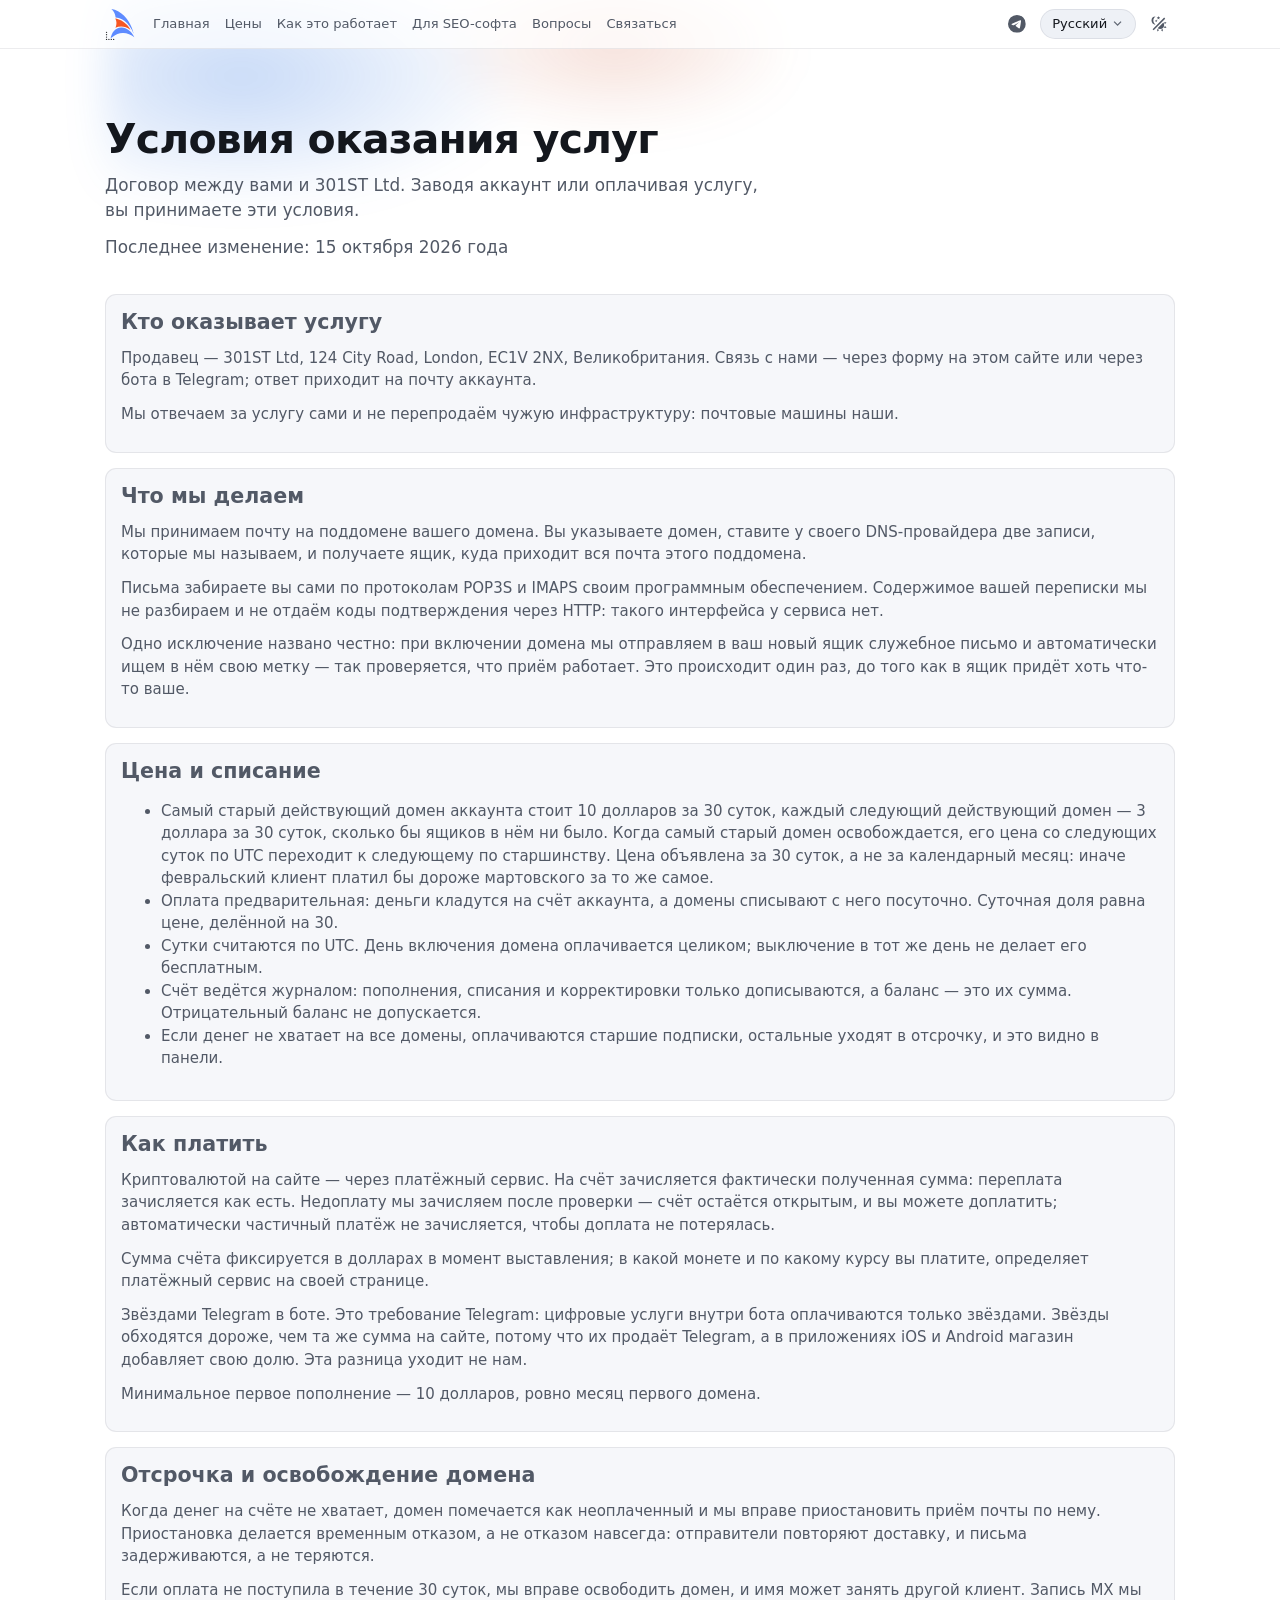
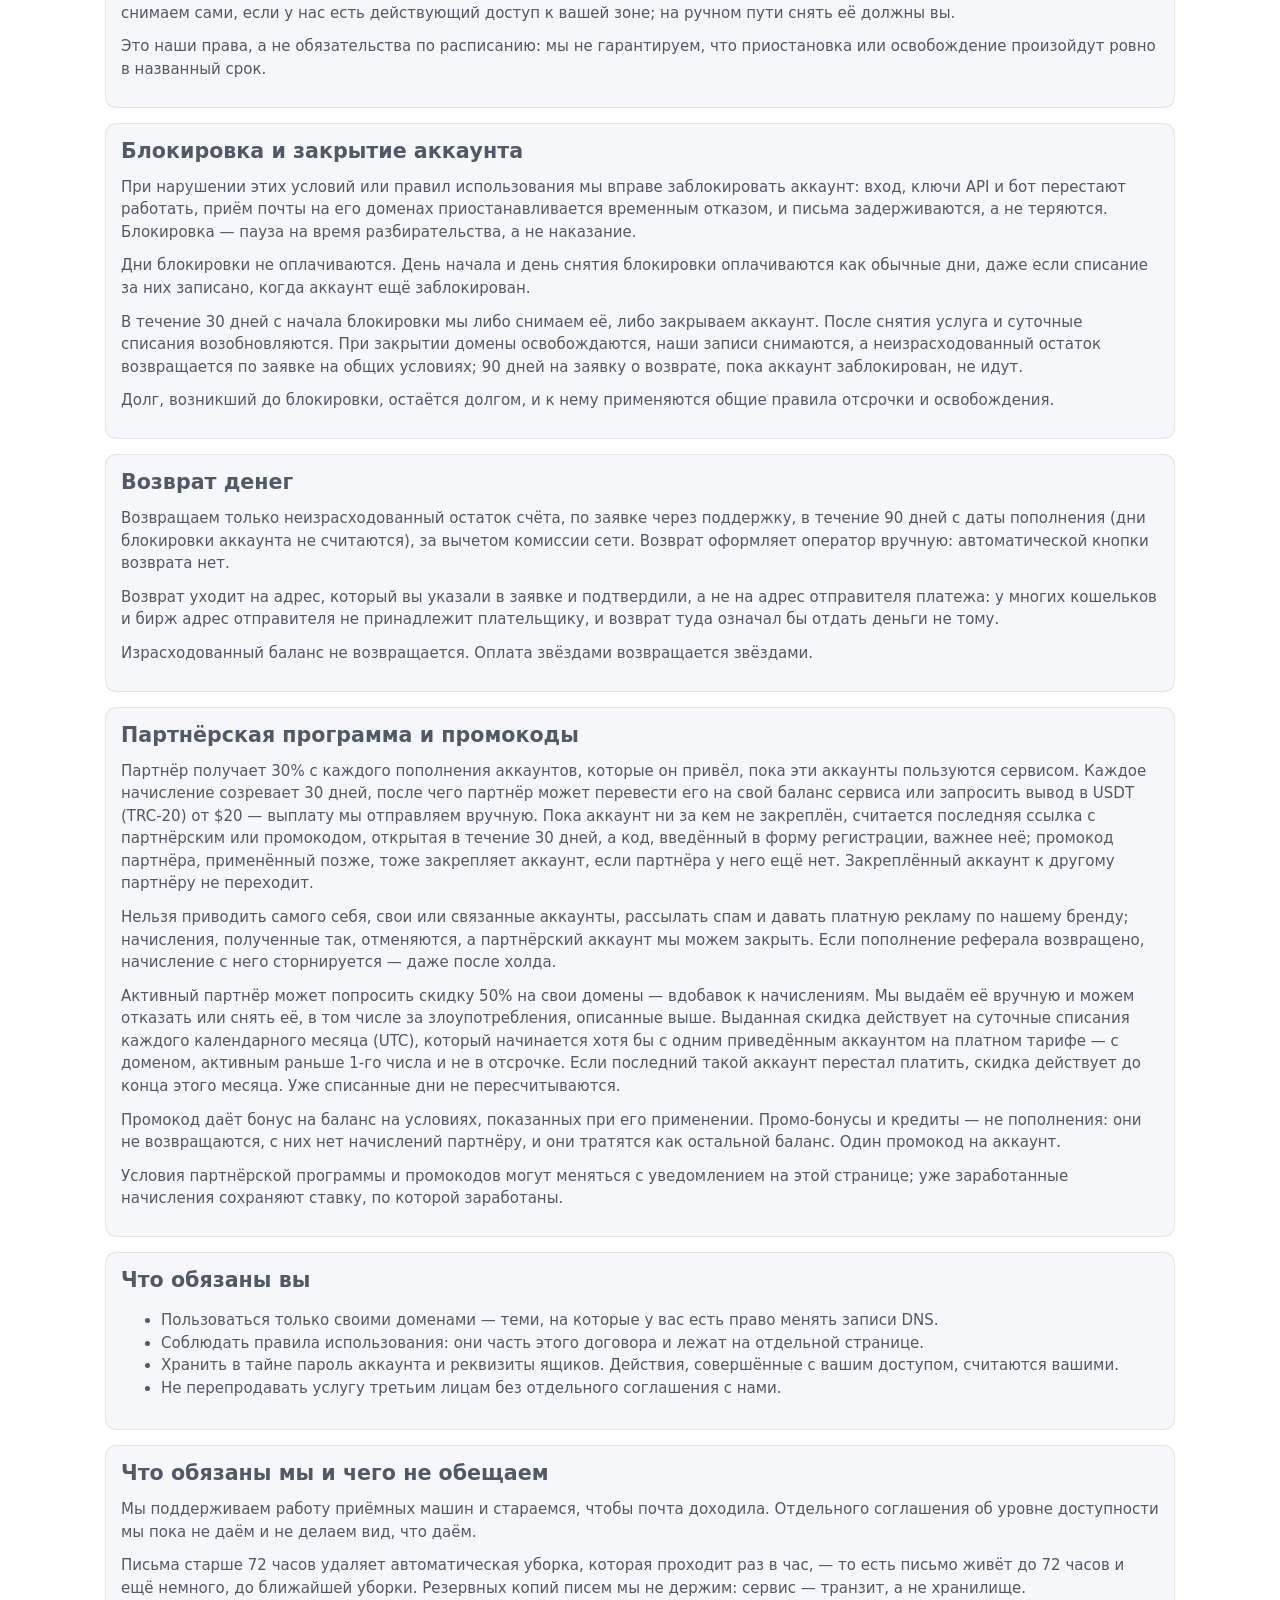
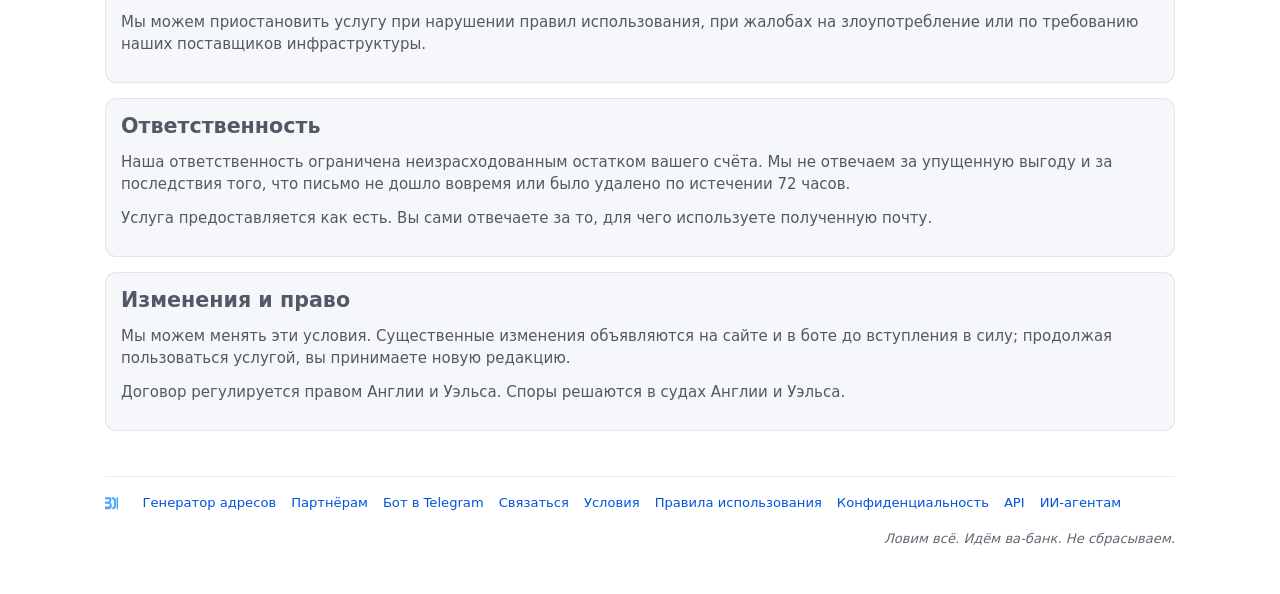
<file: terms/index.html>
<!doctype html>
<html lang="ru">
<head>
  <meta charset="utf-8">
  <meta name="viewport" content="width=device-width, initial-scale=1">
  <title>Условия оказания услуг — Catchall</title>
  <meta name="description" content="Публичная оферта Catchall: предмет услуги, цена и посуточное списание, оплата криптовалютой и звёздами Telegram, возврат остатка, ответственность сторон.">
  <link rel="canonical" href="https://ru.catchall.in/terms/">
  <link rel="alternate" hreflang="x-default" href="https://catchall.in/terms">
  <link rel="alternate" hreflang="en" href="https://catchall.in/terms">
  <link rel="alternate" hreflang="ru" href="https://ru.catchall.in/terms/">
  <meta property="og:site_name" content="Catchall">
  <meta property="og:locale" content="ru_RU">
  <meta property="og:type" content="website">
  <meta property="og:url" content="https://ru.catchall.in/terms/">
  <meta property="og:title" content="Условия оказания услуг — Catchall">
  <meta property="og:description" content="Публичная оферта Catchall: предмет услуги, цена и посуточное списание, оплата криптовалютой и звёздами Telegram, возврат остатка, ответственность сторон.">
  <meta property="og:image" content="https://ru.catchall.in/og/ru/terms.png">
  <meta property="og:image:width" content="1200">
  <meta property="og:image:height" content="630">
  <meta name="twitter:card" content="summary_large_image">
  <link rel="icon" href="/favicon.svg" type="image/svg+xml">
  <link rel="icon" href="/favicon.ico" sizes="16x16 32x32 48x48">
  <link rel="apple-touch-icon" href="/apple-touch-icon.png">
  <meta name="theme-color" content="#0B0D12">
  <meta http-equiv="Content-Security-Policy" content="default-src 'self'; script-src 'self' 'sha256-zYDd12iFR72ogcPaOUfgF4iAfon8//iLSy+WFwXr9v0='; style-src 'self'; img-src 'self' data:; connect-src 'self'; form-action 'none'; base-uri 'none'">
  <script>try{var t=localStorage.getItem("theme");if(t==="dark"||t==="light")document.documentElement.setAttribute("data-theme",t)}catch(e){}</script>
  <link rel="stylesheet" href="/assets/boot-CYarIK4i.css">
  <script type="application/ld+json">[
{"@context":"https://schema.org","@type":"Organization","@id":"https://ru.catchall.in/#org","name":"Catchall","legalName":"301ST Ltd","url":"https://ru.catchall.in","logo":"https://ru.catchall.in/apple-touch-icon.png","address":{"@type":"PostalAddress","addressLocality":"London","addressCountry":"GB"}},
{"@context":"https://schema.org","@type":"WebSite","@id":"https://ru.catchall.in/#site","name":"Catchall","url":"https://ru.catchall.in","inLanguage":"ru","publisher":{"@id":"https://ru.catchall.in/#org"}}
]</script>
</head>
<body>
  <header class="site-header">
      <div class="site-header__inner">
        <a class="brand" href="/" aria-label="Catchall"><span class="icon" data-icon="brand/logo-mark"></span></a>
        <button type="button" class="btn-icon burger-button" data-mobile-menu-toggle data-icon="mono/menu" aria-expanded="false" aria-label="Меню"></button>
        <nav class="primary-nav" aria-label="Catchall"><a href="/">Главная</a><a href="/pricing/">Цены</a><a href="/how-it-works/">Как это работает</a><a href="/for-seo-tools/">Для SEO-софта</a><a href="/faq/">Вопросы</a><a href="/contact/">Связаться</a></nav>
        <div class="header-actions">
          
          <a class="btn-icon" href="https://t.me/allinmailbot" rel="noopener" data-icon="mono/telegram" aria-label="Catchall в Telegram" title="Catchall в Telegram"></a>
          <div class="dropdown lang-switcher" data-dropdown>
          <button type="button" class="btn-chip dropdown__trigger" aria-expanded="false" aria-label="Язык">
            <span class="btn-chip__label" lang="ru">Русский</span>
            <span class="btn-chip__chevron icon" data-icon="mono/chevron-down"></span>
          </button>
          <div class="dropdown__menu"><a class="lang-switcher__item" href="https://catchall.in/terms" hreflang="en" lang="en">English</a><a class="lang-switcher__item is-active" href="/terms/" hreflang="ru" lang="ru" aria-current="true">Русский</a></div>
        </div>
          <button type="button" class="btn-icon" data-theme-toggle data-icon="mono/sun" data-label-light="Переключить на светлую тему" data-label-dark="Переключить на тёмную тему" aria-label="Переключить на тёмную тему"></button>
        </div>
      </div>
    </header>

  <div class="container">
    <main>
    <section class="hero">
      <h1>Условия оказания услуг</h1>
      <p>Договор между вами и 301ST Ltd. Заводя аккаунт или оплачивая услугу, вы принимаете эти условия.</p>
      <p class="field__hint">Последнее изменение: 15 октября 2026 года</p>
    </section>
    <section class="card card--muted">
      <h2>Кто оказывает услугу</h2>
      <p>Продавец — 301ST Ltd, 124 City Road, London, EC1V 2NX, Великобритания. Связь с нами — через форму на этом сайте или через бота в Telegram; ответ приходит на почту аккаунта.</p>
      <p>Мы отвечаем за услугу сами и не перепродаём чужую инфраструктуру: почтовые машины наши.</p>
    </section>
    <section class="card card--muted">
      <h2>Что мы делаем</h2>
      <p>Мы принимаем почту на поддомене вашего домена. Вы указываете домен, ставите у своего DNS-провайдера две записи, которые мы называем, и получаете ящик, куда приходит вся почта этого поддомена.</p>
      <p>Письма забираете вы сами по протоколам POP3S и IMAPS своим программным обеспечением. Содержимое вашей переписки мы не разбираем и не отдаём коды подтверждения через HTTP: такого интерфейса у сервиса нет.</p>
      <p>Одно исключение названо честно: при включении домена мы отправляем в ваш новый ящик служебное письмо и автоматически ищем в нём свою метку — так проверяется, что приём работает. Это происходит один раз, до того как в ящик придёт хоть что-то ваше.</p>
    </section>
    <section class="card card--muted">
      <h2>Цена и списание</h2>
      <ul>
        <li>Самый старый действующий домен аккаунта стоит 10 долларов за 30 суток, каждый следующий действующий домен — 3 доллара за 30 суток, сколько бы ящиков в нём ни было. Когда самый старый домен освобождается, его цена со следующих суток по UTC переходит к следующему по старшинству. Цена объявлена за 30 суток, а не за календарный месяц: иначе февральский клиент платил бы дороже мартовского за то же самое.</li>
        <li>Оплата предварительная: деньги кладутся на счёт аккаунта, а домены списывают с него посуточно. Суточная доля равна цене, делённой на 30.</li>
        <li>Сутки считаются по UTC. День включения домена оплачивается целиком; выключение в тот же день не делает его бесплатным.</li>
        <li>Счёт ведётся журналом: пополнения, списания и корректировки только дописываются, а баланс — это их сумма. Отрицательный баланс не допускается.</li>
        <li>Если денег не хватает на все домены, оплачиваются старшие подписки, остальные уходят в отсрочку, и это видно в панели.</li>
      </ul>
    </section>
    <section class="card card--muted">
      <h2>Как платить</h2>
      <p>Криптовалютой на сайте — через платёжный сервис. На счёт зачисляется фактически полученная сумма: переплата зачисляется как есть. Недоплату мы зачисляем после проверки — счёт остаётся открытым, и вы можете доплатить; автоматически частичный платёж не зачисляется, чтобы доплата не потерялась.</p>
      <p>Сумма счёта фиксируется в долларах в момент выставления; в какой монете и по какому курсу вы платите, определяет платёжный сервис на своей странице.</p>
      <p>Звёздами Telegram в боте. Это требование Telegram: цифровые услуги внутри бота оплачиваются только звёздами. Звёзды обходятся дороже, чем та же сумма на сайте, потому что их продаёт Telegram, а в приложениях iOS и Android магазин добавляет свою долю. Эта разница уходит не нам.</p>
      <p>Минимальное первое пополнение — 10 долларов, ровно месяц первого домена.</p>
    </section>
    <section class="card card--muted">
      <h2>Отсрочка и освобождение домена</h2>
      <p>Когда денег на счёте не хватает, домен помечается как неоплаченный и мы вправе приостановить приём почты по нему. Приостановка делается временным отказом, а не отказом навсегда: отправители повторяют доставку, и письма задерживаются, а не теряются.</p>
      <p>Если оплата не поступила в течение 30 суток, мы вправе освободить домен, и имя может занять другой клиент. Запись MX мы снимаем сами, если у нас есть действующий доступ к вашей зоне; на ручном пути снять её должны вы.</p>
      <p>Это наши права, а не обязательства по расписанию: мы не гарантируем, что приостановка или освобождение произойдут ровно в названный срок.</p>
    </section>
    <section class="card card--muted">
      <h2>Блокировка и закрытие аккаунта</h2>
      <p>При нарушении этих условий или правил использования мы вправе заблокировать аккаунт: вход, ключи API и бот перестают работать, приём почты на его доменах приостанавливается временным отказом, и письма задерживаются, а не теряются. Блокировка — пауза на время разбирательства, а не наказание.</p>
      <p>Дни блокировки не оплачиваются. День начала и день снятия блокировки оплачиваются как обычные дни, даже если списание за них записано, когда аккаунт ещё заблокирован.</p>
      <p>В течение 30 дней с начала блокировки мы либо снимаем её, либо закрываем аккаунт. После снятия услуга и суточные списания возобновляются. При закрытии домены освобождаются, наши записи снимаются, а неизрасходованный остаток возвращается по заявке на общих условиях; 90 дней на заявку о возврате, пока аккаунт заблокирован, не идут.</p>
      <p>Долг, возникший до блокировки, остаётся долгом, и к нему применяются общие правила отсрочки и освобождения.</p>
    </section>
    <section class="card card--muted">
      <h2>Возврат денег</h2>
      <p>Возвращаем только неизрасходованный остаток счёта, по заявке через поддержку, в течение 90 дней с даты пополнения (дни блокировки аккаунта не считаются), за вычетом комиссии сети. Возврат оформляет оператор вручную: автоматической кнопки возврата нет.</p>
      <p>Возврат уходит на адрес, который вы указали в заявке и подтвердили, а не на адрес отправителя платежа: у многих кошельков и бирж адрес отправителя не принадлежит плательщику, и возврат туда означал бы отдать деньги не тому.</p>
      <p>Израсходованный баланс не возвращается. Оплата звёздами возвращается звёздами.</p>
    </section>
    <section class="card card--muted">
      <h2>Партнёрская программа и промокоды</h2>
      <p>Партнёр получает 30% с каждого пополнения аккаунтов, которые он привёл, пока эти аккаунты пользуются сервисом. Каждое начисление созревает 30 дней, после чего партнёр может перевести его на свой баланс сервиса или запросить вывод в USDT (TRC-20) от $20 — выплату мы отправляем вручную. Пока аккаунт ни за кем не закреплён, считается последняя ссылка с партнёрским или промокодом, открытая в течение 30 дней, а код, введённый в форму регистрации, важнее неё; промокод партнёра, применённый позже, тоже закрепляет аккаунт, если партнёра у него ещё нет. Закреплённый аккаунт к другому партнёру не переходит.</p>
      <p>Нельзя приводить самого себя, свои или связанные аккаунты, рассылать спам и давать платную рекламу по нашему бренду; начисления, полученные так, отменяются, а партнёрский аккаунт мы можем закрыть. Если пополнение реферала возвращено, начисление с него сторнируется — даже после холда.</p>
      <p>Активный партнёр может попросить скидку 50% на свои домены — вдобавок к начислениям. Мы выдаём её вручную и можем отказать или снять её, в том числе за злоупотребления, описанные выше. Выданная скидка действует на суточные списания каждого календарного месяца (UTC), который начинается хотя бы с одним приведённым аккаунтом на платном тарифе — с доменом, активным раньше 1-го числа и не в отсрочке. Если последний такой аккаунт перестал платить, скидка действует до конца этого месяца. Уже списанные дни не пересчитываются.</p>
      <p>Промокод даёт бонус на баланс на условиях, показанных при его применении. Промо-бонусы и кредиты — не пополнения: они не возвращаются, с них нет начислений партнёру, и они тратятся как остальной баланс. Один промокод на аккаунт.</p>
      <p>Условия партнёрской программы и промокодов могут меняться с уведомлением на этой странице; уже заработанные начисления сохраняют ставку, по которой заработаны.</p>
    </section>
    <section class="card card--muted">
      <h2>Что обязаны вы</h2>
      <ul>
        <li>Пользоваться только своими доменами — теми, на которые у вас есть право менять записи DNS.</li>
        <li>Соблюдать правила использования: они часть этого договора и лежат на отдельной странице.</li>
        <li>Хранить в тайне пароль аккаунта и реквизиты ящиков. Действия, совершённые с вашим доступом, считаются вашими.</li>
        <li>Не перепродавать услугу третьим лицам без отдельного соглашения с нами.</li>
      </ul>
    </section>
    <section class="card card--muted">
      <h2>Что обязаны мы и чего не обещаем</h2>
      <p>Мы поддерживаем работу приёмных машин и стараемся, чтобы почта доходила. Отдельного соглашения об уровне доступности мы пока не даём и не делаем вид, что даём.</p>
      <p>Письма старше 72 часов удаляет автоматическая уборка, которая проходит раз в час, — то есть письмо живёт до 72 часов и ещё немного, до ближайшей уборки. Резервных копий писем мы не держим: сервис — транзит, а не хранилище.</p>
      <p>Мы можем приостановить услугу при нарушении правил использования, при жалобах на злоупотребление или по требованию наших поставщиков инфраструктуры.</p>
    </section>
    <section class="card card--muted">
      <h2>Ответственность</h2>
      <p>Наша ответственность ограничена неизрасходованным остатком вашего счёта. Мы не отвечаем за упущенную выгоду и за последствия того, что письмо не дошло вовремя или было удалено по истечении 72 часов.</p>
      <p>Услуга предоставляется как есть. Вы сами отвечаете за то, для чего используете полученную почту.</p>
    </section>
    <section class="card card--muted">
      <h2>Изменения и право</h2>
      <p>Мы можем менять эти условия. Существенные изменения объявляются на сайте и в боте до вступления в силу; продолжая пользоваться услугой, вы принимаете новую редакцию.</p>
      <p>Договор регулируется правом Англии и Уэльса. Споры решаются в судах Англии и Уэльса.</p>
    </section>

    </main>
<footer class="foot"><a class="foot__brand" href="https://301.st" rel="noopener" aria-label="301ST Ltd, Лондон" title="301ST Ltd, Лондон"><span class="icon" data-icon="brand/301" aria-hidden="true"></span></a><a href="/catchall-generator/">Генератор адресов</a><a href="/partners/">Партнёрам</a><a href="/telegram/">Бот в Telegram</a><a href="/contact/">Связаться</a><a href="/terms/">Условия</a><a href="/aup/">Правила использования</a><a href="/privacy/">Конфиденциальность</a><a href="https://catchall.in/api" hreflang="en" lang="en">API</a><a href="https://catchall.in/agents" hreflang="en" lang="en">ИИ-агентам</a><span class="foot__tag">Ловим всё. Идём ва-банк. Не сбрасываем.</span></footer>
  </div>
  <script type="module" src="/assets/site-DCzYrq2o.js"></script>
</body>
</html>
</file>
<file: assets/boot-CYarIK4i.css>
:root{--lightningcss-light: ;--lightningcss-dark:initial;color-scheme:dark;--blue-900:#0a2a6b;--blue-800:#0040a8;--blue-700:#0055dc;--blue-500:#2f6fe8;--blue-400:#5e8bff;--blue-300:#82a6ff;--blue-200:#b8d1ff;--orange-900:#8f2a0a;--orange-800:#c43a0f;--orange-700:#d94a1a;--orange-500:#f48120;--orange-400:#f75622;--orange-300:#ff7a4d;--green-800:#0a6b42;--green-700:#0e7b4c;--green-400:#2ee6a6;--amber-800:#7f5200;--amber-700:#9a6200;--amber-400:#ffc24d;--red-800:#c41f40;--red-700:#d9264a;--red-400:#ff5c7a;--gray-950:#07080b;--gray-900:#0b0d12;--gray-850:#12151c;--gray-800:#181c25;--gray-700:#232834;--gray-600:#2e3441;--gray-500:#4a5160;--gray-400:#6e7580;--gray-350:#8a9099;--gray-300:#a2a8b6;--gray-200:#c9cdd6;--gray-150:#dfe2e8;--gray-100:#eef1f6;--gray-50:#f6f7fa;--white:#fff;--font-sans:system-ui, -apple-system, BlinkMacSystemFont, "Segoe UI", Roboto, sans-serif;--font-mono:ui-monospace, "Cascadia Mono", SFMono-Regular, Menlo, Consolas, monospace;--fs-xs:.75rem;--fs-sm:.875rem;--fs-md:1rem;--fs-lg:1.125rem;--fs-xl:1.375rem;--fs-2xl:1.75rem;--fs-display:clamp(2rem, 3.2vw, 3rem);--fs-body:.9375rem;--lh-body:1.5;--lh-tight:1.25;--fw-normal:400;--fw-medium:500;--fw-semibold:600;--fw-bold:700;--fs-control:clamp(.9rem, .88rem + .2vw, .95rem);--lh-control:1.25;--control-pad-y:.4em;--control-pad-x:.95em;--control-border:1px;--control-min-height:calc(1em * var(--lh-control) + 2 * var(--control-pad-y) + 2 * var(--control-border));--control-scale-sm:.88;--control-scale-lg:1.1;--r-pill:999px;--r-field:.6rem;--radius-xs:.25rem;--radius:.5rem;--radius-lg:.75rem;--radius-xl:1rem;--space-1:.25rem;--space-2:.5rem;--space-3:.75rem;--space-4:1rem;--space-5:1.5rem;--space-6:2rem;--space-7:3rem;--inline-gap:.5rem;--stack-gap:.75rem;--section-gap:var(--space-5);--border-width:1px;--transition-fast:.12s ease-out;--transition-md:.16s ease-out;--transition-slow:.24s ease-out;--z-base:1;--z-elevated:10;--z-dropdown:20;--z-header:100;--z-drawer:1000;--z-modal:2000;--z-tooltip:2200;--page-max:1100px;--content-max:760px;--page-gutter:var(--space-4);--header-height:3.5rem;--drawer-width:min(540px, 100vw);--dialog-width:min(560px, 92vw);--bg:var(--gray-900);--bg-elevated:var(--gray-850);--bg-soft:var(--gray-800);--bg-inset:var(--gray-950);--text:#e8eaf0;--text-muted:var(--gray-300);--text-subtle:var(--gray-350);--text-invert:var(--gray-900);--border-subtle:#ffffff12;--border-strong:#ffffff29;--soft-mix:14%;--primary:var(--blue-400);--primary-hover:var(--blue-300);--primary-soft:color-mix(in srgb, var(--primary) var(--soft-mix), transparent);--on-primary:var(--gray-900);--brand:var(--orange-400);--brand-hover:var(--orange-300);--brand-soft:color-mix(in srgb, var(--brand) var(--soft-mix), transparent);--on-brand:var(--gray-900);--ok:var(--green-400);--warning:var(--amber-400);--danger:var(--red-400);--info:var(--primary);--on-danger:var(--gray-900);--ok-soft:color-mix(in srgb, var(--ok) var(--soft-mix), transparent);--warning-soft:color-mix(in srgb, var(--warning) var(--soft-mix), transparent);--danger-soft:color-mix(in srgb, var(--danger) var(--soft-mix), transparent);--input-bg:color-mix(in srgb, var(--gray-950) 70%, transparent);--input-border:var(--border-strong);--input-border-focus:var(--primary);--shadow-sm:0 2px 8px #00000059;--shadow-md:0 6px 18px #00000073;--shadow-lg:0 18px 45px #000000a6;--glow-primary:0 0 0 1px color-mix(in srgb, var(--primary) 60%, transparent), 0 0 24px color-mix(in srgb, var(--primary) 35%, transparent);--glow-brand:0 0 0 1px color-mix(in srgb, var(--brand) 60%, transparent), 0 0 24px color-mix(in srgb, var(--brand) 35%, transparent);--glow-ok:0 0 12px color-mix(in srgb, var(--ok) 45%, transparent);--logo-orange:var(--orange-400);--logo-blue:var(--blue-400);--logo-ink:var(--text)}@media (prefers-color-scheme:light){:root:not([data-theme]){--lightningcss-light:initial;--lightningcss-dark: ;color-scheme:light;--bg:var(--white);--bg-elevated:var(--gray-50);--bg-soft:var(--gray-100);--bg-inset:var(--gray-150);--text:#14171d;--text-muted:#525966;--text-subtle:#626975;--text-invert:var(--white);--border-subtle:#0f172a14;--border-strong:#0f172a2e;--soft-mix:9%;--primary:var(--blue-700);--primary-hover:var(--blue-800);--on-primary:var(--white);--brand:var(--orange-800);--brand-hover:var(--orange-900);--on-brand:var(--white);--ok:var(--green-800);--warning:var(--amber-800);--danger:var(--red-800);--on-danger:var(--white);--input-bg:var(--white);--shadow-sm:0 2px 8px #00000014;--shadow-md:0 6px 18px #0000001f;--shadow-lg:0 18px 45px #00000038;--glow-primary:none;--glow-brand:none;--glow-ok:none;--logo-ink:var(--gray-900)}}:root[data-theme=light]{--lightningcss-light:initial;--lightningcss-dark: ;color-scheme:light;--bg:var(--white);--bg-elevated:var(--gray-50);--bg-soft:var(--gray-100);--bg-inset:var(--gray-150);--text:#14171d;--text-muted:#525966;--text-subtle:#626975;--text-invert:var(--white);--border-subtle:#0f172a14;--border-strong:#0f172a2e;--soft-mix:9%;--primary:var(--blue-700);--primary-hover:var(--blue-800);--on-primary:var(--white);--brand:var(--orange-800);--brand-hover:var(--orange-900);--on-brand:var(--white);--ok:var(--green-800);--warning:var(--amber-800);--danger:var(--red-800);--on-danger:var(--white);--input-bg:var(--white);--shadow-sm:0 2px 8px #00000014;--shadow-md:0 6px 18px #0000001f;--shadow-lg:0 18px 45px #00000038;--glow-primary:none;--glow-brand:none;--glow-ok:none;--logo-ink:var(--gray-900)}*,:before,:after{box-sizing:border-box}html{font-family:var(--font-sans);font-size:var(--fs-body);line-height:var(--lh-body);-webkit-text-size-adjust:100%;overflow-x:hidden}body{background:var(--bg);min-height:100dvh;color:var(--text);margin:0}a{color:var(--primary);text-decoration:none}a:hover{text-decoration:underline}h1,h2,h3,h4{margin:0 0 var(--space-3);line-height:var(--lh-tight);font-weight:var(--fw-semibold)}h1{font-size:var(--fs-2xl);letter-spacing:-.02em}h2{font-size:var(--fs-xl)}h3{font-size:var(--fs-lg)}h4{font-size:var(--fs-md)}p{margin:0 0 var(--space-3)}code,.mono{font-family:var(--font-mono);font-size:.92em}[hidden]{display:none!important}.sr-only{clip:rect(0 0 0 0);white-space:nowrap;border:0;width:1px;height:1px;margin:-1px;padding:0;position:absolute;overflow:hidden}:focus-visible{outline:2px solid var(--primary);outline-offset:2px}.container{max-width:var(--page-max);padding:var(--space-5) var(--page-gutter) var(--space-7);margin-inline:auto}.container--narrow{max-width:var(--content-max)}.page-header{justify-content:space-between;align-items:flex-start;gap:var(--space-3);margin-bottom:var(--space-4);padding-bottom:var(--space-3);border-bottom:var(--border-width) solid var(--border-subtle);display:flex}.page-header h1,.page-header h2{margin:0}.page-header__title{min-width:0}.page-header__subtitle{margin:var(--space-1) 0 0;max-width:70ch;font-size:var(--fs-sm);color:var(--text-muted)}.page-header__subtitle:empty{display:none}.page-header__actions{gap:var(--space-2);flex-wrap:wrap;flex-shrink:0;display:flex}@media (width<=768px){.page-header{flex-direction:column;align-items:stretch}.page-header__actions{align-self:flex-end}}.stack{gap:var(--stack-gap);flex-direction:column;display:flex}.cluster,.row{align-items:center;gap:var(--inline-gap);flex-wrap:wrap;display:flex}.row--between{justify-content:space-between}.actions{gap:var(--space-2);margin-top:var(--space-3);flex-wrap:wrap;display:flex}.shell{z-index:var(--z-header);background:color-mix(in srgb, var(--bg-elevated) 88%, transparent);-webkit-backdrop-filter:blur(10px);backdrop-filter:blur(10px);border-bottom:var(--border-width) solid var(--border-subtle);position:sticky;top:0}.shell__in{max-width:var(--page-max);min-height:var(--header-height);padding-inline:var(--page-gutter);align-items:center;gap:var(--space-5);margin-inline:auto;display:flex}.shell__brand{align-items:center;gap:var(--space-2);color:var(--text);font-weight:var(--fw-bold);letter-spacing:-.01em;display:inline-flex}.shell__brand:hover{text-decoration:none}.shell__brand .icon{width:3.2em;height:2em;transition:filter var(--transition-md);flex:0 0 3.2em}.shell__brand:hover .icon{filter:drop-shadow(0 0 8px color-mix(in srgb, var(--brand) 60%, transparent))}.shell__nav{gap:var(--space-1);flex:1;display:flex}.shell__nav a{padding:var(--space-1) var(--space-3);border-radius:var(--r-pill);color:var(--text-muted);font-weight:var(--fw-medium);transition:color var(--transition-fast), background var(--transition-fast), box-shadow var(--transition-fast)}.shell__nav a:hover{color:var(--text);background:var(--bg-soft);text-decoration:none}.shell__nav a[aria-current=page]{color:var(--primary);background:var(--primary-soft);box-shadow:inset 0 0 0 1px color-mix(in srgb, var(--primary) 35%, transparent)}.shell__user{align-items:center;gap:var(--space-3);color:var(--text-subtle);font-size:var(--fs-sm);display:flex}.shell__help{color:var(--text-muted)}.shell__help:hover{color:var(--text)}.shell__balance{color:inherit}.shell__balance b{color:var(--text);font-family:var(--font-mono)}.shell__balance:hover b{text-decoration:underline}.shell__balance--low b,.shell__balance small{color:var(--warning)}.shell__balance small{margin-left:var(--space-1);font-size:var(--fs-xs)}.hero{padding:var(--space-7) 0 var(--space-5);max-width:680px;position:relative}.hero:before{content:"";z-index:-1;pointer-events:none;background:radial-gradient(60% 60% at 20% 30%, color-mix(in srgb, var(--primary) 22%, transparent), transparent 70%), radial-gradient(40% 40% at 75% 20%, color-mix(in srgb, var(--brand) 16%, transparent), transparent 70%);filter:blur(20px);height:140%;position:absolute;inset:-40% 0 auto}.hero .hero__mark{width:10rem;height:6.2rem;margin-bottom:var(--space-4);filter:drop-shadow(0 0 18px color-mix(in srgb, var(--brand) 35%, transparent));flex-basis:10rem}.hero h1{font-size:var(--fs-display);line-height:1.1;font-weight:var(--fw-bold)}.hero p{font-size:var(--fs-lg);color:var(--text-muted)}.price{font-size:var(--fs-xl);margin:var(--space-4) 0}.price b{color:var(--primary);font-weight:var(--fw-bold)}.price small{color:var(--text-subtle);font-size:var(--fs-sm);font-weight:var(--fw-normal)}.table-wrap .plans__table th[scope=row]{font-weight:var(--fw-normal);color:var(--text-muted)}.table-wrap .plans__table td{text-align:center;vertical-align:middle}.table-wrap .plans__table thead th.plans__tier{text-align:center;vertical-align:bottom;text-transform:none;letter-spacing:normal;white-space:normal;font-size:var(--fs-sm)}.plans__name,.plans__tier .price,.plans__daily{display:block}.plans__name{font-size:var(--fs-lg);font-weight:var(--fw-bold);color:var(--text)}.plans__tier .price{margin:var(--space-2) 0 0}.plans__daily b{font-size:var(--fs-lg);color:var(--text)}.plans__daily small{color:var(--text-subtle);font-size:var(--fs-sm);font-weight:var(--fw-normal)}.plans__yes{color:var(--ok)}.plans .field__hint{margin-top:var(--space-3)}@container table (width<=560px){.plans__table,.plans__table thead,.plans__table tbody,.plans__table tfoot{display:block}.plans__table tr{grid-template-columns:1fr;display:grid}.table-wrap .plans__table th[scope=row]{text-align:center;border-bottom:0;grid-column:1/-1;padding-bottom:0}.plans__table thead th:first-child,.plans__table tfoot td:first-child{display:none}.table-wrap .plans__table thead th.plans__tier{flex-direction:column;justify-content:flex-end;align-items:center;display:flex}}.gen__grid{gap:var(--space-5);display:grid}@media (width>=900px){.gen__grid{grid-template-columns:minmax(0,1fr) minmax(0,1fr)}}.gen__input,.gen__output{min-width:0}.gen__output{flex-direction:column;display:flex}.gen__bar{margin-bottom:var(--space-2)}.gen__bar .field__label{margin:0}.gen__output .field{flex:1;margin-bottom:0;display:flex}.gen__output .gen__out{white-space:pre;flex:1;min-height:22rem;overflow:auto}.gen__vars-head{margin-bottom:var(--space-2)}.gen__vars-head .field__label{margin:0}.gen__mode{gap:var(--space-1);display:inline-flex}.gen__mode .btn[aria-pressed=true]{border-color:var(--primary);background:var(--primary-soft);color:var(--primary)}.gen__rows{gap:var(--space-2);margin-bottom:var(--space-2);flex-direction:column;display:flex}.gen__row{gap:var(--space-2);grid-template-columns:5.5rem minmax(0,7rem) minmax(0,1fr) auto;grid-template-areas:"dir name value del";align-items:center;display:grid}.gen__dir{grid-area:dir}.gen__name{grid-area:name}.gen__value{grid-area:value}.gen__del{grid-area:del}.gen__vars .gen__row .gen__name,.gen__vars .gen__row .gen__value{font-family:var(--font-mono);font-size:var(--fs-sm)}@media (width<=520px){.gen__row{grid-template-columns:5.5rem minmax(0,1fr) auto;grid-template-areas:"dir name del""value value value"}}.gen__vars textarea{margin-bottom:var(--space-2)}.gen__opts{align-items:flex-end;gap:var(--space-4);flex-wrap:wrap;display:flex}.gen__count{width:9rem}.gen__check{margin-bottom:var(--space-4);padding-block:var(--control-pad-y);font-size:var(--fs-control);cursor:pointer;align-items:center;gap:.5em;display:inline-flex}.gen__check input{accent-color:var(--primary);margin:0}.landing{gap:var(--space-5);align-items:start;display:grid}.how .step-list+p{margin-top:var(--space-4)}.how p:last-child{margin-bottom:0}.foot{margin-top:var(--space-7);padding-top:var(--space-4);border-top:var(--border-width) solid var(--border-subtle);color:var(--text-subtle);font-size:var(--fs-sm);align-items:center;gap:var(--space-4);flex-wrap:wrap;display:flex}.foot__brand{display:inline-flex}.foot__brand .icon{width:1.5rem;height:1.5rem}.foot__tag{margin-left:auto;font-style:italic}@media (width>=769px){.landing--auth{grid-template-columns:minmax(0,400px) minmax(0,1fr)}}@media (width<=768px){.shell__in{gap:var(--space-2) var(--space-4);padding-block:var(--space-2);flex-wrap:wrap}.shell__nav{scrollbar-width:none;flex-basis:100%;order:3;min-width:0;overflow-x:auto}.shell__nav a{white-space:nowrap;flex-shrink:0}.container{padding-top:var(--space-4)}.hero{padding-top:var(--space-5)}}@media (prefers-reduced-motion:reduce){:root{--transition-fast:0s;--transition-md:0s;--transition-slow:0s}}.site-header{z-index:var(--z-header);background:var(--bg);border-bottom:var(--border-width) solid var(--border-subtle);position:sticky;top:0}@supports ((-webkit-backdrop-filter:blur(1px)) or (backdrop-filter:blur(1px))) and (background:color-mix(in srgb, red 50%, transparent)){.site-header{background:color-mix(in srgb, var(--bg) 72%, transparent);-webkit-backdrop-filter:blur(14px)saturate(150%)}}.site-header__inner{align-items:center;gap:var(--space-4);max-width:var(--page-max);padding:var(--space-2) var(--page-gutter);margin-inline:auto;display:flex}.brand{flex-shrink:0;align-items:center;display:inline-flex}.brand .icon{width:2.2em;height:2.2em;transition:filter var(--transition-md);flex-basis:2.2em}.site-header .burger-button{display:none}.primary-nav{gap:var(--space-4);font-size:var(--fs-sm);display:flex}.primary-nav a{color:var(--text-muted)}.primary-nav a:hover,.primary-nav a[aria-current=page]{color:var(--text)}.header-actions{align-items:center;gap:var(--space-2);margin-left:auto;display:flex}@media (width<=899px){.site-header .burger-button{display:inline-flex}.primary-nav{display:none}body.mobile-menu-open .primary-nav{z-index:var(--z-dropdown);padding:var(--space-2);background:var(--bg-elevated);border:var(--border-width) solid var(--border-subtle);border-radius:var(--radius);box-shadow:var(--shadow-md);flex-direction:column;gap:0;display:flex;position:absolute;top:100%;left:0;right:0}body.mobile-menu-open .primary-nav a{padding:var(--space-2) var(--space-3);border-radius:var(--radius-xs)}body.mobile-menu-open .primary-nav a:hover{background:var(--bg-soft)}}@media (scripting:none){.site-header .burger-button,[data-theme-toggle]{display:none}.primary-nav{flex-wrap:wrap;display:flex}}.icon{vertical-align:-.15em;flex:0 0 1em;width:1em;height:1em;display:inline-flex}.icon svg{fill:currentColor;width:100%;height:100%}.icon--sm{flex-basis:.85em;width:.85em;height:.85em}.btn-icon>svg{fill:currentColor;width:1.25em;height:1.25em}.btn .icon,.btn-icon .icon{vertical-align:0;flex-basis:1.25em;width:1.25em;height:1.25em}.btn,.btn-icon,.chip,.field input:not([type=radio],[type=checkbox]),.field textarea,.field select{font:inherit;font-size:var(--fs-control);line-height:var(--lh-control);min-height:var(--control-min-height);border:var(--control-border) solid transparent}.btn{padding:var(--control-pad-y) var(--control-pad-x);border-radius:var(--r-pill);border-color:var(--border-strong);background:var(--bg-soft);color:var(--text);font-weight:var(--fw-medium);white-space:nowrap;cursor:pointer;transition:background var(--transition-fast), border-color var(--transition-fast), box-shadow var(--transition-md), color var(--transition-fast);justify-content:center;align-items:center;gap:.5em;display:inline-flex}.btn:hover{border-color:var(--text-subtle);text-decoration:none}.btn:disabled{opacity:.55;cursor:default}.btn:focus-visible{box-shadow:var(--glow-primary,0 0 0 2px var(--primary));outline:none}.btn--primary{background:var(--primary);border-color:var(--primary);color:var(--on-primary)}.btn--primary:hover{background:var(--primary-hover);border-color:var(--primary-hover);box-shadow:var(--glow-primary)}.btn--ghost{border-color:var(--border-strong);background:0 0}.btn--danger{border-color:color-mix(in srgb, var(--danger) 45%, transparent);color:var(--danger);background:0 0}.btn--danger:hover{background:var(--danger-soft);border-color:var(--danger)}.btn--cf{background:var(--brand);border-color:var(--brand);color:var(--on-brand)}.btn--cf:hover{background:var(--brand-hover);border-color:var(--brand-hover)}.btn--sm{font-size:calc(var(--fs-control) * var(--control-scale-sm))}.btn--lg{font-size:calc(var(--fs-control) * var(--control-scale-lg));padding-inline:calc(var(--control-pad-x) * 1.3)}.btn--link{color:var(--primary);padding-inline:var(--space-1);background:0 0;border-color:#0000;min-height:0}.btn--link:hover{text-decoration:underline}.btn-icon{width:var(--control-min-height);height:var(--control-min-height);border-radius:var(--r-pill);color:var(--text-muted);cursor:pointer;transition:background var(--transition-fast), color var(--transition-fast);background:0 0;border-color:#0000;justify-content:center;align-items:center;padding:0;display:inline-flex}.btn-icon:hover{background:var(--bg-soft);color:var(--text)}.btn-icon--sm{vertical-align:middle;width:calc(1em + .75rem);height:calc(1em + .75rem)}.btn-icon--danger:hover{color:var(--danger);background:var(--danger-soft)}.btn-icon:focus-visible{box-shadow:var(--glow-primary,0 0 0 2px var(--primary));outline:none}.btn.is-copied,.btn-icon.is-copied{color:var(--ok);border-color:color-mix(in srgb, var(--ok) 48%, transparent);background:var(--ok-soft)}.field{margin-bottom:var(--space-4)}.field>label,.field__label{margin-bottom:var(--space-1);font-size:var(--fs-sm);color:var(--text-muted);display:block}.field input:not([type=radio],[type=checkbox]),.field textarea,.field select{width:100%;padding:var(--control-pad-y) var(--control-pad-x);border-radius:var(--r-field);border-color:var(--input-border);background:var(--input-bg);color:var(--text);transition:border-color var(--transition-fast), box-shadow var(--transition-fast)}.field input:focus-visible,.field textarea:focus-visible,.field select:focus-visible{border-color:var(--input-border-focus);box-shadow:0 0 0 3px var(--primary-soft);outline:none}.field textarea{min-height:4.5em;font-family:var(--font-mono);font-size:var(--fs-sm);resize:vertical}.field[data-status=error] input,.field[data-status=error] textarea{border-color:var(--danger);box-shadow:0 0 0 3px var(--danger-soft)}.field__combo{align-items:center;gap:var(--space-1);display:flex}.field__combo>input:first-child{min-width:calc(7ch + 2 * var(--control-pad-x));flex:1 1 0}.field__combo>input:last-child{flex:4 1 0;min-width:0}.field__combo-dot{color:var(--text-muted);font-size:var(--fs-control)}.field__hint{margin-top:var(--space-1);font-size:var(--fs-xs);color:var(--text-subtle)}.field__hint--ok{color:var(--ok)}.field__hint--err{color:var(--danger)}::placeholder{color:var(--text-subtle);opacity:1}.radios{gap:var(--space-2);flex-wrap:wrap;display:flex}.radios label{padding:var(--control-pad-y) var(--control-pad-x);border-radius:var(--r-pill);border:var(--control-border) solid var(--border-strong);color:var(--text);font-size:var(--fs-control);cursor:pointer;transition:border-color var(--transition-fast), background var(--transition-fast);align-items:center;gap:.5em;margin:0;display:inline-flex}.radios label:hover{border-color:var(--text-subtle)}.radios label:has(input:checked){border-color:var(--primary);background:var(--primary-soft);color:var(--primary)}.radios input{accent-color:var(--primary);margin:0}.radios label:has(input:disabled){color:var(--text-subtle);cursor:not-allowed;border-style:dashed}.card{--card-pad:var(--space-4);background:var(--bg-elevated);border:var(--border-width) solid var(--border-subtle);border-radius:var(--radius-lg);padding:var(--card-pad);margin-bottom:var(--space-4)}.card--muted{color:var(--text-muted)}.card--soft{background:var(--bg-soft)}.card--accent{border-color:var(--primary)}.card--form{max-width:34rem}.card__header{align-items:center;gap:var(--space-2);margin-bottom:var(--space-3);flex-wrap:wrap;display:flex}.card__header:not(:has(>:not([hidden],.sr-only))){margin-bottom:0}.card>h2:first-child,.card>h3:first-child,.card>.row:first-child h2{margin-top:0}.card-grid{gap:var(--space-4);grid-template-columns:repeat(auto-fit,minmax(260px,1fr));display:grid}.badge{border-radius:var(--r-pill);border:var(--border-width) solid transparent;font-size:var(--fs-xs);font-weight:var(--fw-medium);white-space:nowrap;color:var(--text-muted);background:var(--bg-soft);align-items:center;gap:.35em;padding:.1em .65em;display:inline-flex}.badge--ok{color:var(--ok);background:var(--ok-soft)}.badge--wait{color:var(--text-muted);border-color:var(--border-strong);background:0 0}.badge--act{color:var(--warning);background:var(--warning-soft)}.badge--err{color:var(--danger);background:var(--danger-soft)}.badge--muted{color:var(--text-subtle);border-color:var(--border-subtle);background:0 0}.badge--cf{color:var(--brand);background:var(--brand-soft)}.badge--live{color:var(--ok);background:var(--ok-soft);box-shadow:var(--glow-ok)}.badge--live:before{content:"";background:currentColor;border-radius:50%;width:.5em;height:.5em}.banner{gap:var(--space-2);padding:var(--space-3) var(--space-4);margin-bottom:var(--space-3);border-radius:var(--radius);border:var(--border-width) solid var(--border-subtle);background:var(--bg-elevated);border-left-width:3px;align-items:flex-start;display:flex}.banner--info{border-left-color:var(--primary)}.banner--warn{border-left-color:var(--warning);background:var(--warning-soft)}.banner--err{border-left-color:var(--danger);background:var(--danger-soft)}.msg{min-height:1.4em;margin-top:var(--space-2);font-size:var(--fs-sm);color:var(--text-muted)}.msg--err{color:var(--danger)}.msg--ok{color:var(--ok)}.record{margin:var(--space-2) 0;padding:var(--space-3) var(--space-4);border-radius:var(--radius);border:var(--border-width) solid var(--border-subtle);background:var(--bg-inset)}.record>b{margin-bottom:var(--space-1);font-size:var(--fs-sm);color:var(--text-muted);display:block}.record__row{gap:var(--space-2);padding:var(--space-1) 0;grid-template-columns:5.5rem 1fr auto;align-items:center;display:grid}.record__row>:only-child{grid-column:1/-1}.record__row>span:first-child{font-size:var(--fs-xs);color:var(--text-subtle)}.record__row code{word-break:break-all;color:var(--text)}.record__row>.badge{justify-self:start}.qr{width:13rem;max-width:100%;margin:var(--space-4) auto;padding:var(--space-3);border-radius:var(--radius);background:#fff}.qr svg{width:100%;height:auto;display:block}dialog{width:var(--dialog-width);padding:var(--space-5);border:var(--border-width) solid var(--border-strong);border-radius:var(--radius-xl);background:var(--bg-elevated);color:var(--text);box-shadow:var(--shadow-lg)}dialog::backdrop{background:color-mix(in srgb, var(--gray-950) 65%, transparent);-webkit-backdrop-filter:blur(2px);backdrop-filter:blur(2px)}dialog h2{margin-bottom:var(--space-4)}.drawer{width:var(--drawer-width);border-width:0 0 0 var(--border-width);overscroll-behavior:contain;max-width:none;height:100dvh;max-height:none;animation:drawer-in var(--transition-slow);border-radius:0;margin:0;position:fixed;inset:0 0 0 auto;overflow-y:auto}.drawer:has(>.drawer__head){padding-top:0}.drawer__head{z-index:var(--z-elevated);align-items:center;gap:var(--space-2);margin:0 calc(-1 * var(--space-5)) var(--space-4);padding:var(--space-3) var(--space-5);background:var(--bg-elevated);border-bottom:var(--border-width) solid var(--border-subtle);display:flex;position:sticky;top:0}.drawer__activity{left:0;right:0;bottom:calc(-1 * var(--border-width));opacity:0;pointer-events:none;background:color-mix(in srgb, var(--primary) 30%, transparent);height:3px;transition:opacity var(--transition-md);position:absolute;overflow:hidden}.drawer__activity[data-activity=cf],.drawer__activity[data-activity=ours]{opacity:1}.drawer__activity[data-activity=cf]{background:color-mix(in srgb, var(--brand) 30%, transparent)}.drawer__activity:before{content:"";color:var(--primary);background:linear-gradient(90deg,#0000 0%,currentColor 50%,#0000 100%);position:absolute;inset:0;transform:translate(-100%)}.drawer__activity[data-activity=cf]:before{color:var(--brand)}.drawer__activity[data-activity=cf]:before,.drawer__activity[data-activity=ours]:before{animation:1.5s ease-in-out infinite activity-shimmer}@keyframes activity-shimmer{0%{transform:translate(-100%)}to{transform:translate(100%)}}@media (prefers-reduced-motion:reduce){.drawer__activity[data-activity=ours]{background:var(--primary)}.drawer__activity[data-activity=cf]{background:var(--brand)}.drawer__activity[data-activity=cf]:before,.drawer__activity[data-activity=ours]:before{animation:none}}.drawer__head h2{overflow-wrap:anywhere;flex:1;min-width:0;margin-bottom:0}.drawer__head .btn-icon{flex-shrink:0}@keyframes drawer-in{0%{transform:translate(100%)}}body:has(dialog[open]){overflow:hidden}.steps{margin:var(--space-3) 0;gap:var(--space-1);flex-wrap:wrap;padding:0;list-style:none;display:flex}.steps li{border-radius:var(--radius-xs);font-size:var(--fs-xs);color:var(--text-subtle);background:var(--bg-soft);padding:.1em .6em}.steps li.is-done{color:var(--ok);background:var(--ok-soft)}.steps li.is-now{color:var(--on-primary);background:var(--primary)}.help{margin:var(--space-2) 0 var(--space-3);font-size:var(--fs-sm)}.help>summary{cursor:pointer;color:var(--primary)}.help[open]>summary{margin-bottom:var(--space-3)}.help .record{margin:var(--space-2) 0}.step-list{gap:var(--space-3);flex-direction:column;margin:0;padding:0;list-style:none;display:flex}.step-item{gap:var(--space-3);align-items:flex-start;display:flex}.step-number{background:var(--primary);width:1.5rem;height:1.5rem;color:var(--on-primary);font-weight:var(--fw-bold);font-size:var(--fs-xs);border-radius:50%;flex-shrink:0;justify-content:center;align-items:center;margin-top:.1em;display:inline-flex}.step-text{color:var(--text)}.fieldset-group{min-width:0;margin:var(--space-4) 0 0;padding:var(--space-2) var(--space-4) var(--space-4);border:var(--border-width) solid var(--border-subtle);border-radius:var(--radius)}.fieldset-group>legend{padding:0 var(--space-2);margin-left:calc(var(--space-2) * -1);font-size:var(--fs-md);font-weight:var(--fw-semibold)}.fieldset-group>.kv{margin-top:0}.fieldset-group>:last-child:not(.field){margin-bottom:0}.fieldset-group:has(.field){padding-bottom:0}.fieldset-group>.msg:empty{min-height:0;margin:0}.kv{align-items:baseline;gap:var(--space-1) var(--space-4);margin:var(--space-4) 0 0;font-size:var(--fs-sm);grid-template-columns:max-content 1fr;display:grid}.kv dt{color:var(--text-subtle)}.kv dd{word-break:break-all;margin:0}.stat{margin-right:var(--space-5);display:inline-block}.stat b{font-size:var(--fs-2xl);font-family:var(--font-mono);color:var(--primary);display:block}.stat span{font-size:var(--fs-xs);color:var(--text-subtle)}.empty{padding:var(--space-6);text-align:center;color:var(--text-subtle)}.empty__icon{margin:0 auto var(--space-2);color:var(--text-subtle);font-size:1.75rem;display:block}.empty__title{font-weight:var(--fw-medium);color:var(--text);margin:0}.empty__text{margin:var(--space-1) 0 0}.empty .btn{margin-top:var(--space-3)}.empty--error .empty__icon,.empty--error .empty__title{color:var(--danger)}.auth{max-width:400px}.auth__tabs{gap:var(--space-1);margin-bottom:var(--space-4);display:flex}.auth__tabs a{padding:var(--space-1) var(--space-3);border-radius:var(--r-pill);color:var(--text-muted)}.auth__tabs a:hover{color:var(--text);text-decoration:none}.auth__tabs a[aria-selected=true]{color:var(--primary);background:var(--primary-soft)}.hp{width:1px;height:1px;position:absolute;top:auto;left:-10000px;overflow:hidden}.turnstile:empty{display:none}.turnstile{margin-block:var(--space-2,.5rem)}.faq{gap:var(--space-5);flex-direction:column;display:flex}.faq__item h2{font-size:var(--fs-lg);margin-bottom:var(--space-2)}.faq__item p{color:var(--text-muted);margin:0}.faq__item .faq__links{margin-top:var(--space-2)}.btn-chip{align-items:center;gap:var(--space-1);padding:var(--space-1) var(--space-3);border:var(--border-width) solid var(--border-subtle);border-radius:var(--r-pill);background:var(--bg-soft);color:var(--text);font:inherit;font-size:var(--fs-sm);cursor:pointer;transition:border-color var(--transition-fast);display:inline-flex}.btn-chip:hover{border-color:var(--border-strong)}.btn-chip__label{white-space:nowrap}.btn-chip__chevron{width:1em;height:1em;color:var(--text-subtle);transition:transform var(--transition-fast);flex-basis:1em}.dropdown__trigger[aria-expanded=true] .btn-chip__chevron{transform:rotate(180deg)}.dropdown{position:relative}.dropdown__menu{top:calc(100% + var(--space-1));z-index:var(--z-dropdown);min-width:100%;padding:var(--space-1);background:var(--bg-elevated);border:var(--border-width) solid var(--border-subtle);border-radius:var(--radius);box-shadow:var(--shadow-md);display:none;position:absolute;right:0}.dropdown--open .dropdown__menu{display:block}@media (scripting:none){.dropdown__trigger{display:none}.dropdown__menu{gap:var(--space-2);min-width:0;box-shadow:none;background:0 0;border:0;flex-wrap:wrap;padding:0;display:flex;position:static}}.lang-switcher .dropdown__menu{max-height:60vh;overflow-y:auto}.lang-switcher__item{padding:var(--space-1) var(--space-3);border-radius:var(--radius-xs);color:var(--text-muted);white-space:nowrap;display:block}.lang-switcher__item:hover{background:var(--bg-soft);color:var(--text);text-decoration:none}.lang-switcher__item.is-active{color:var(--text);font-weight:var(--fw-bold)}.pagination{justify-content:space-between;align-items:center;gap:var(--inline-gap);margin-top:var(--space-3);display:flex}.pagination__info{font-size:var(--fs-sm);color:var(--text-muted)}.pagination__controls{gap:var(--inline-gap);display:flex}@media (width<=768px){.pagination{flex-direction:column;align-items:stretch}.pagination__controls{justify-content:center}}.table-search{max-width:28rem;padding:var(--control-pad-y) var(--control-pad-x);min-height:var(--control-min-height);font-size:var(--fs-control);line-height:var(--lh-control);border:var(--control-border) solid var(--input-border);border-radius:var(--r-field);background:var(--input-bg);color:var(--text-muted);transition:border-color var(--transition-fast), box-shadow var(--transition-fast);flex:16rem;align-items:center;gap:.5em;display:flex}.table-search:focus-within{border-color:var(--input-border-focus);box-shadow:0 0 0 3px var(--primary-soft)}.table-search__input{min-width:0;font:inherit;color:var(--text);appearance:none;background:0 0;border:0;outline:none;flex:auto;padding:0}.table-search__input::placeholder{color:var(--text-muted)}@supports (-webkit-touch-callout:none){.table-search__input{font-size:1rem}}.table-search__clear{width:1.5em;height:1.5em;color:var(--text-muted);cursor:pointer;background:0 0;border:0;border-radius:50%;flex:0 0 1.5em;justify-content:center;align-items:center;padding:0;display:none}.table-search__clear:hover{color:var(--text)}.table-search--active .table-search__clear{display:inline-flex}.table-wrap{padding:0;overflow-x:auto;container:table/inline-size}.table__cell-narrow{display:none}@container table (width<=690px){th[data-priority=low],td[data-priority=low]{display:none}}@container table (width<=600px){th[data-priority=medium],td[data-priority=medium]{display:none}}@container table (width<=480px){th[data-priority=high],td[data-priority=high]{display:none}.table__cell-narrow{display:block}}.table--nowrap td{white-space:nowrap}.table-wrap table,.table{border-collapse:collapse;width:100%;font-size:var(--fs-sm)}.table-wrap th,.table-wrap td,.table th,.table td{padding:var(--space-2) var(--space-3);text-align:left;vertical-align:top;border-bottom:var(--border-width) solid var(--border-subtle)}.table-wrap thead th,.table thead th{font-size:var(--fs-xs);font-weight:var(--fw-medium);text-transform:uppercase;letter-spacing:.04em;color:var(--text-subtle);background:var(--bg-soft);white-space:nowrap}.table-wrap tbody tr:last-child td,.table tbody tr:last-child td{border-bottom:0}.table-wrap thead th:first-child{border-top-left-radius:var(--radius-lg)}.table-wrap thead th:last-child{border-top-right-radius:var(--radius-lg)}tr[data-row]{cursor:pointer;transition:background var(--transition-fast)}tr[data-row]:hover td{background:var(--bg-soft)}tr[data-row]:focus-visible{box-shadow:inset 0 0 0 2px var(--primary);outline:none}.table__link{color:inherit;text-decoration:none}.table__link:hover,.table__link:focus-visible{text-decoration:underline}.table__row--muted td{color:var(--text-subtle)}.table__cell--alert{color:var(--warning);font-weight:var(--fw-semibold)}.table__cell-actions{text-align:right;white-space:nowrap}.table__cell-actions .btn,.table__cell-actions .btn-icon{vertical-align:middle}.th-sort{font:inherit;letter-spacing:inherit;text-transform:inherit;color:inherit;cursor:pointer;white-space:nowrap;background:0 0;border:0;align-items:center;gap:.35em;padding:0;display:inline-flex}.th-sort:hover,th[aria-sort] .th-sort{color:var(--primary)}.th-sort .icon{opacity:.45}th[aria-sort] .th-sort .icon{opacity:1}.provider{align-items:center;gap:.5em;display:inline-flex}.provider__logo{flex-basis:1.25em;width:1.25em;height:1.25em}.chart-host{color:var(--text)}.chart-host svg{width:100%;height:auto;display:block}.chart-host .chart-tick{stroke:var(--bg-elevated)}.chart-grid{gap:var(--space-4);margin-bottom:var(--space-4);grid-template-columns:repeat(auto-fit,minmax(min(100%,22rem),1fr));display:grid}.chart-grid:not(:has(>:not([hidden]))){display:none}.chart-gap{margin-top:var(--space-4)}.chart-gap-bottom{margin-bottom:var(--space-4)}.drawer-spark{gap:var(--space-1);margin-bottom:var(--space-3);display:grid}.table-wrap td.empty{padding:var(--space-6);text-align:center}
</file>
